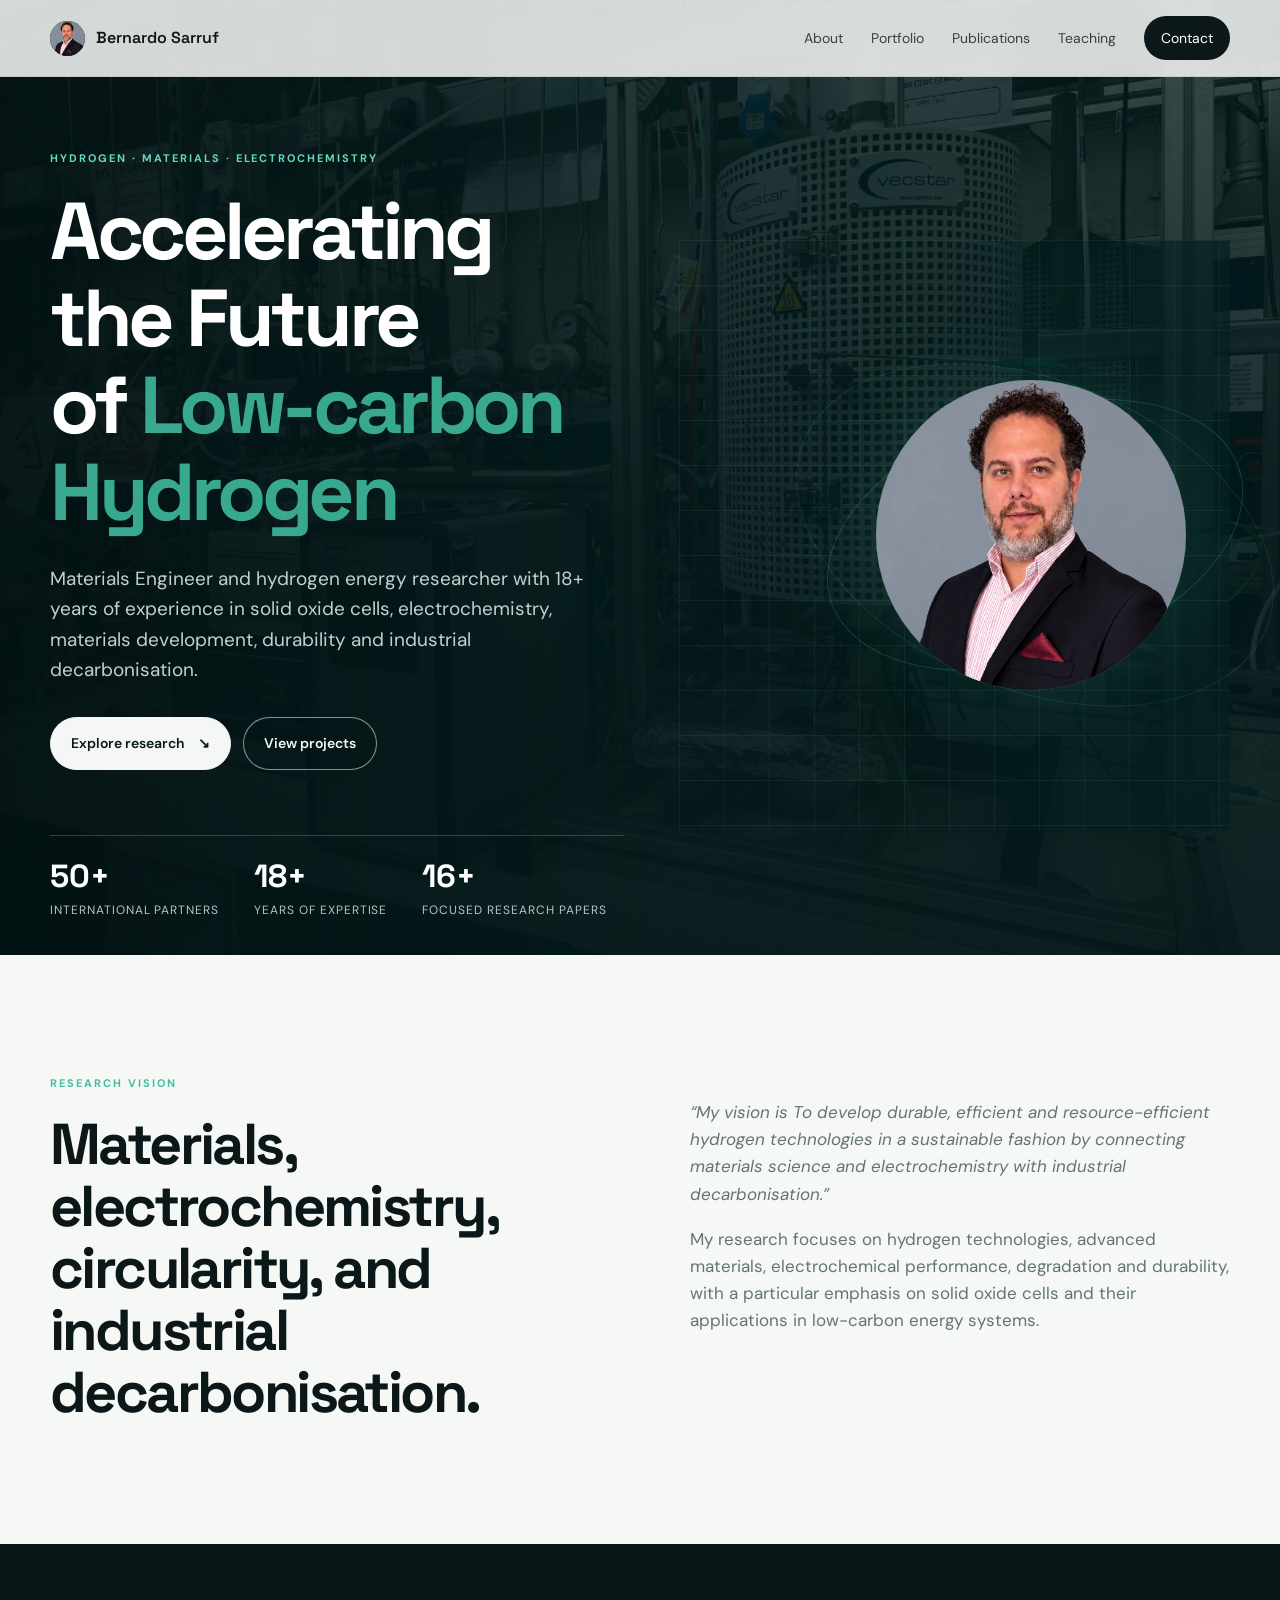
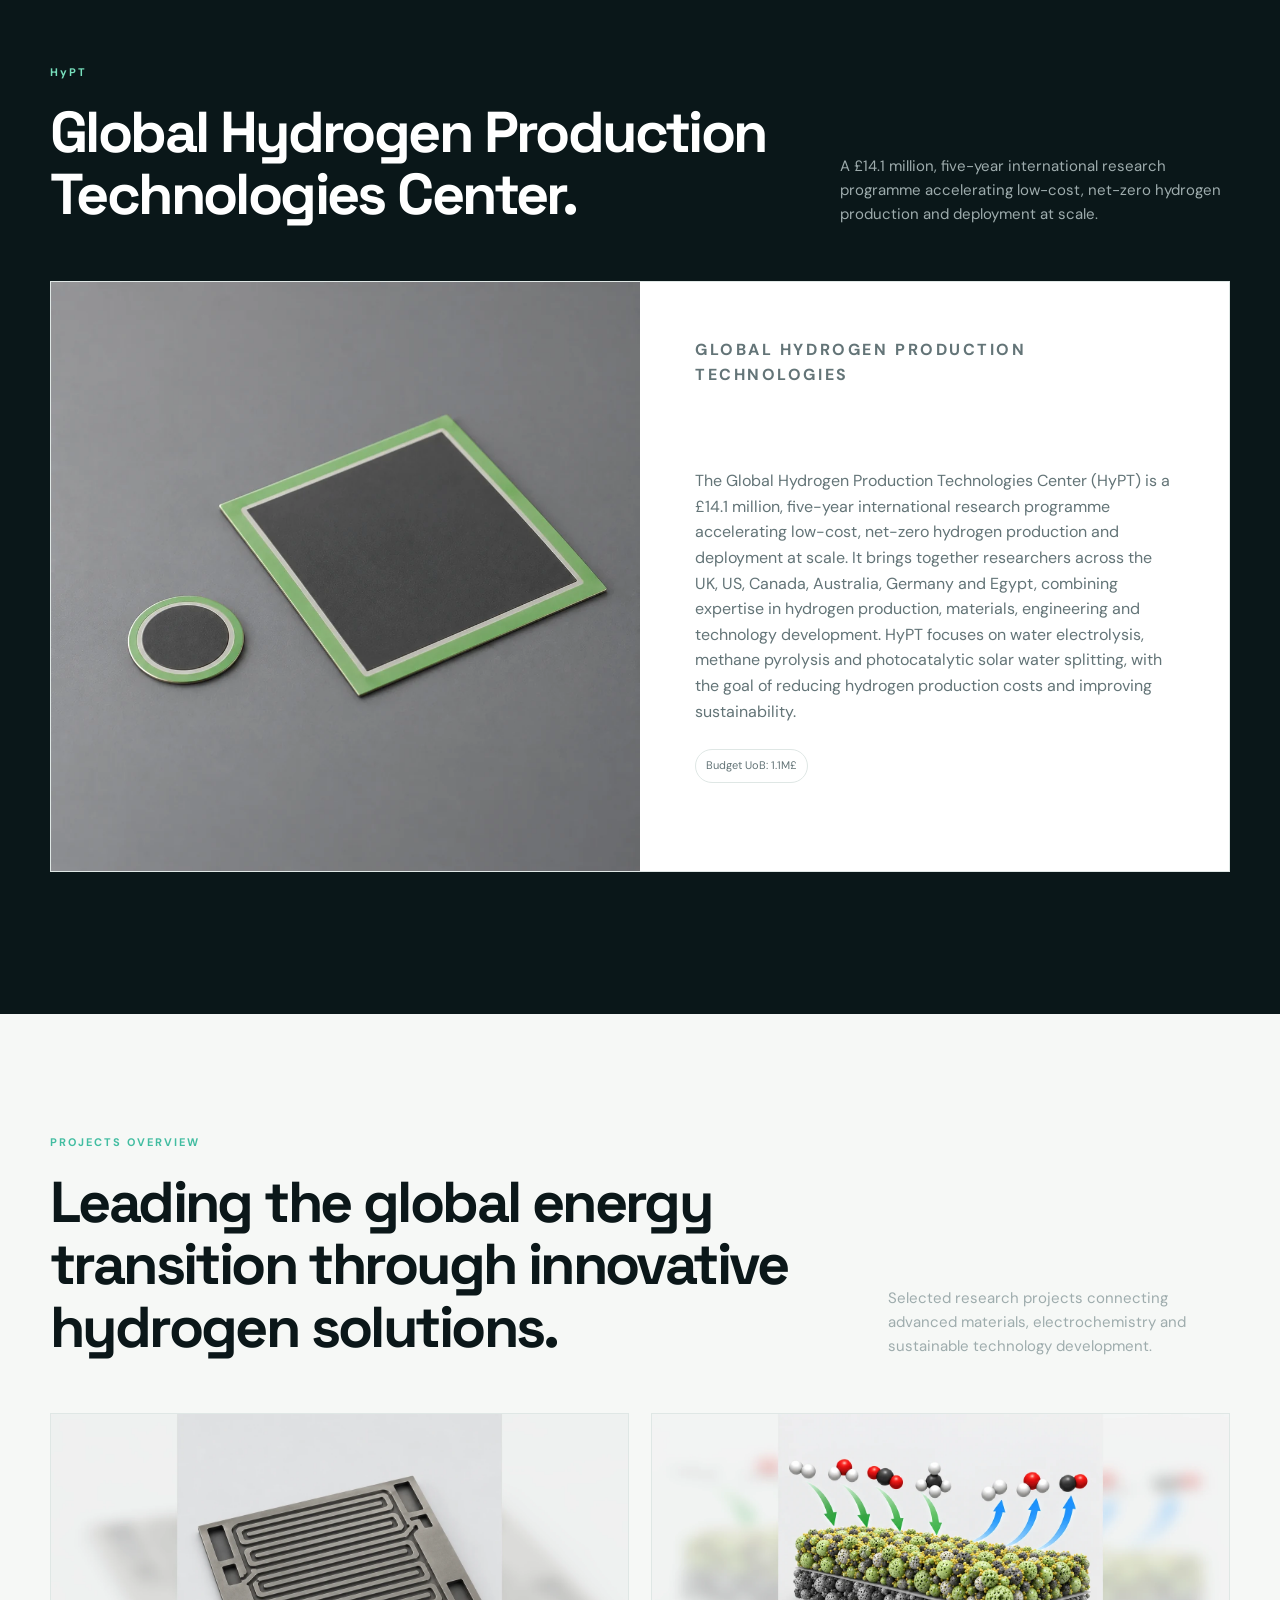
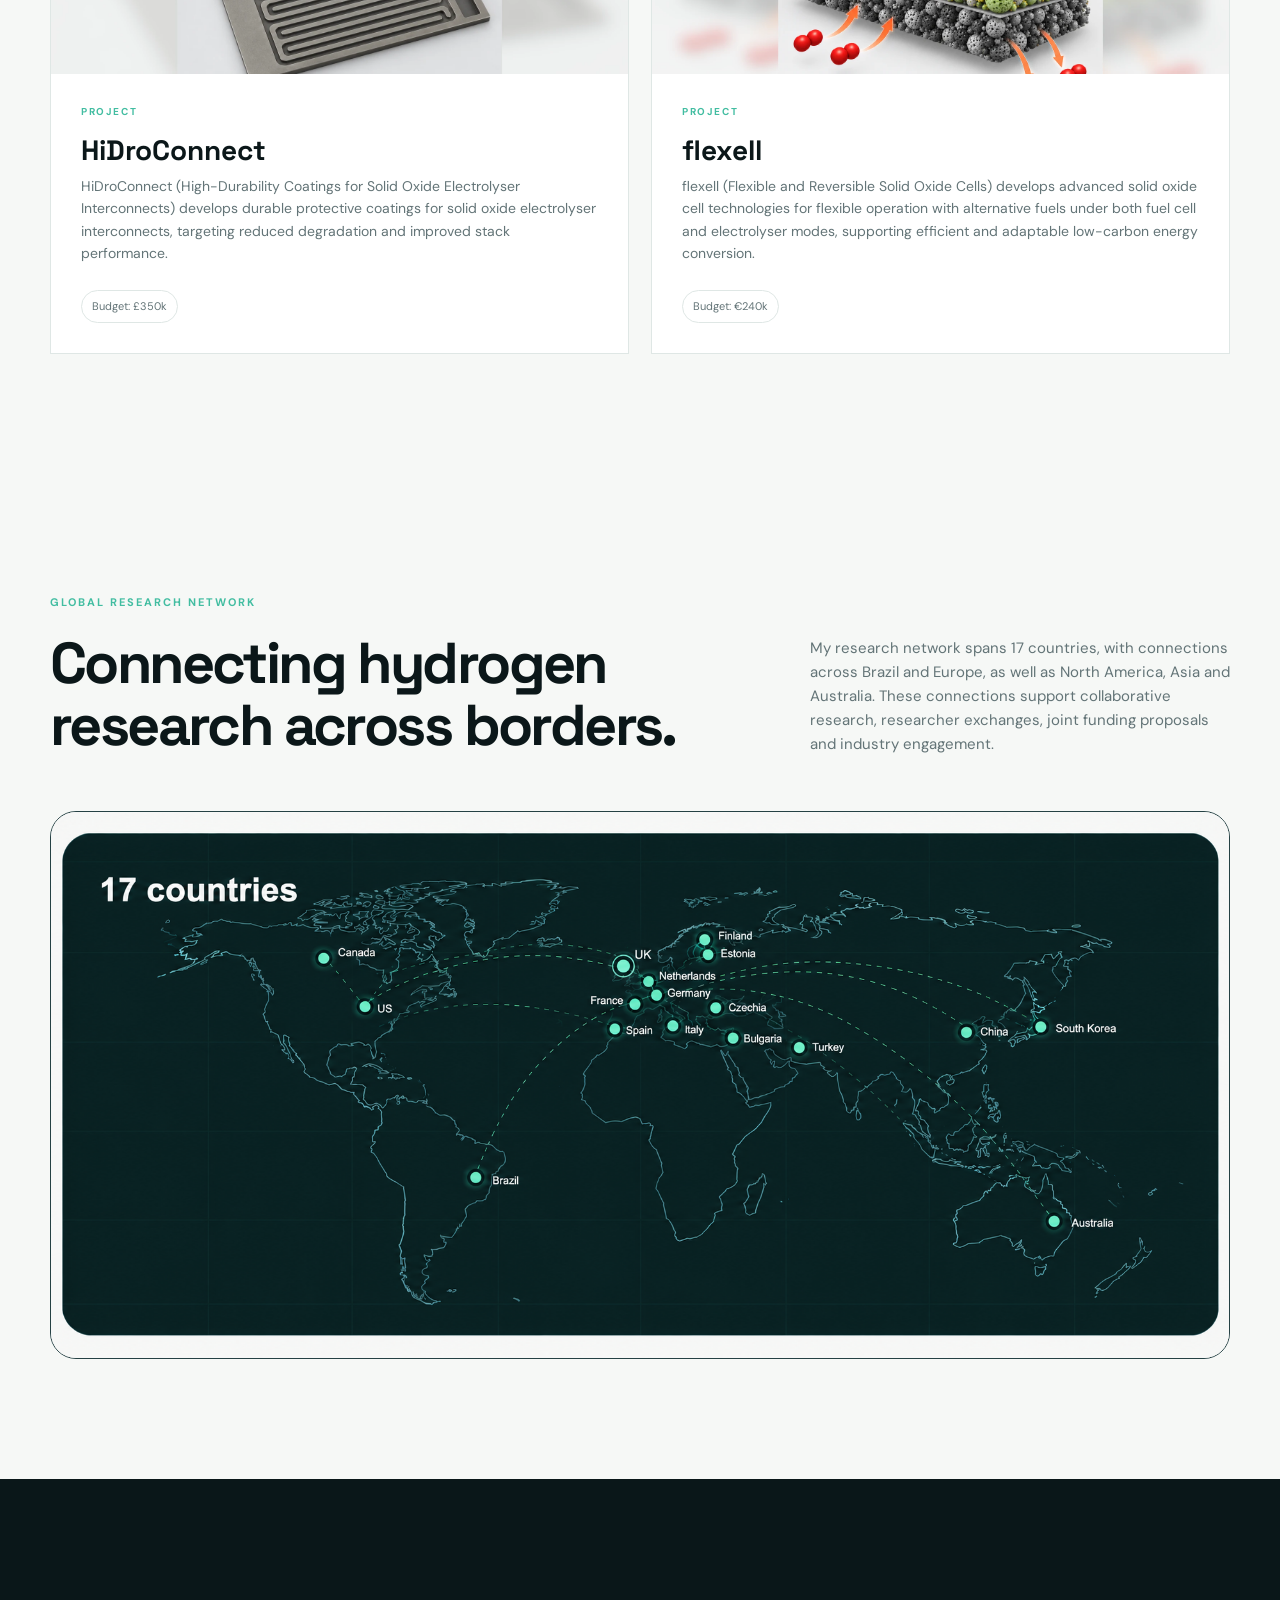
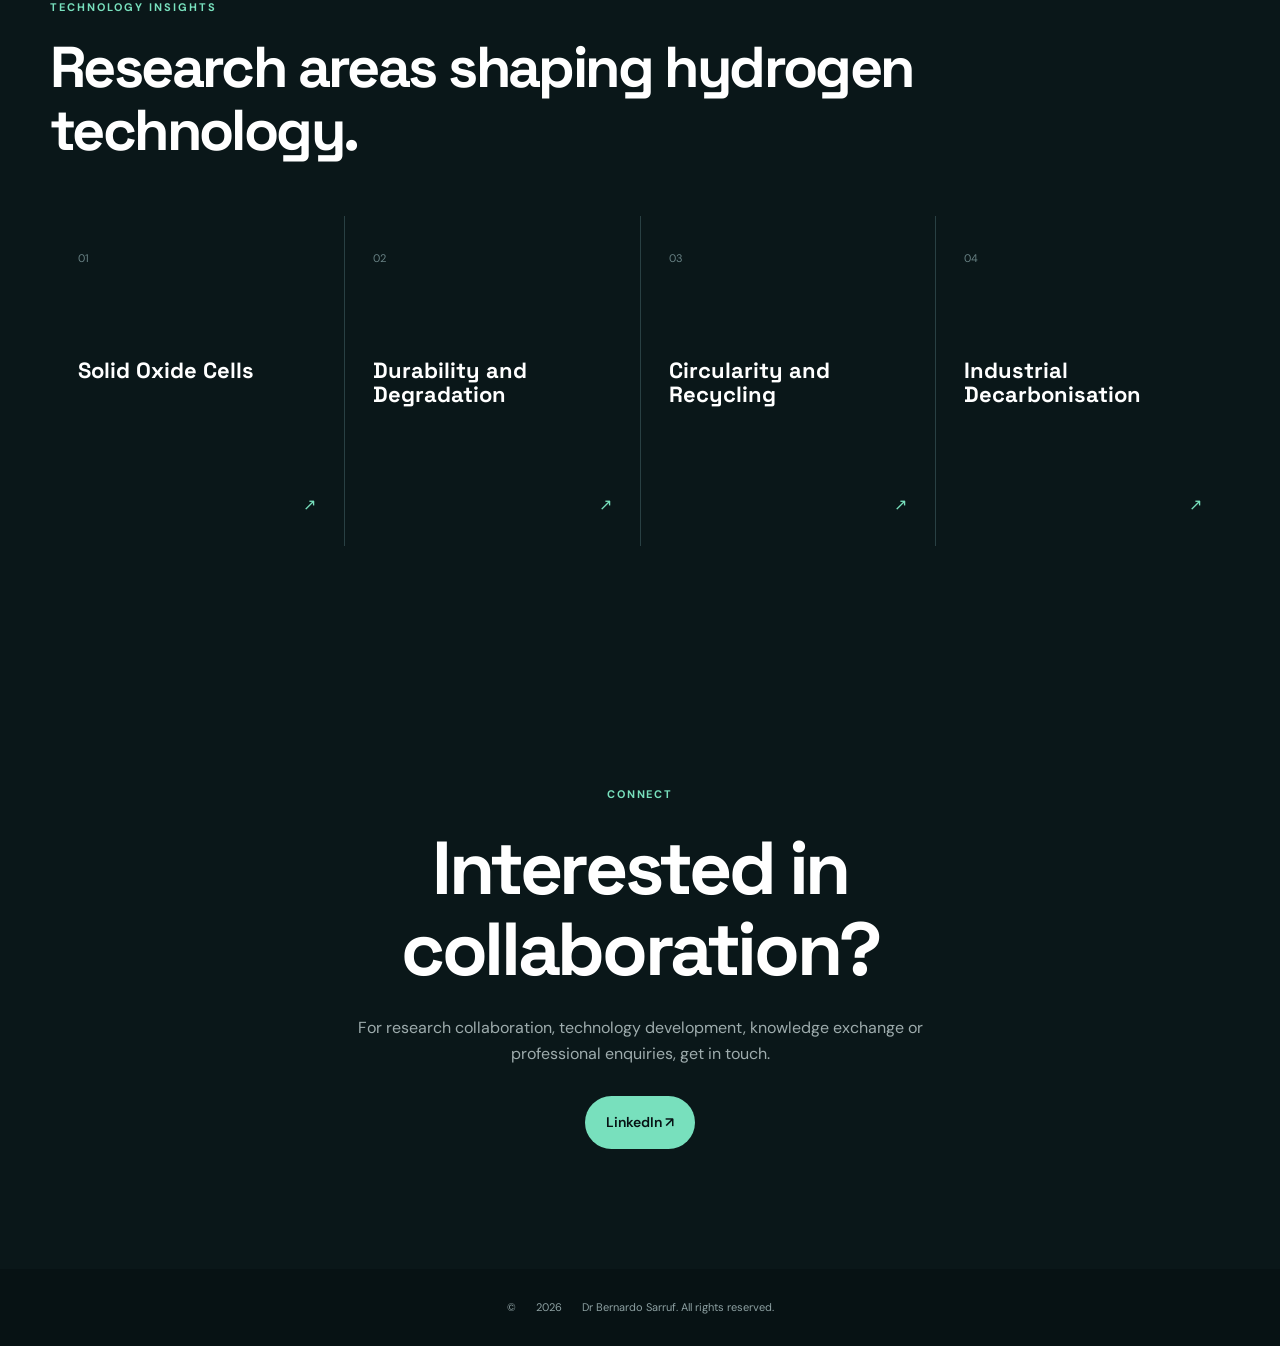
<file: index.html>
<!DOCTYPE html>
<html lang="en">
<head>
  <link rel="icon" type="image/svg+xml" href="favicon.svg">
  <meta charset="UTF-8">
  <meta name="viewport" content="width=device-width, initial-scale=1.0">
  <meta name="description" content="Dr Bernardo Sarruf — low-carbon hydrogen research, solid oxide cells, electrochemistry, materials science and industrial decarbonisation.">
  <title>Dr Bernardo Sarruf | Low-Carbon Hydrogen Research</title>
  <link rel="preconnect" href="https://fonts.googleapis.com">
  <link rel="preconnect" href="https://fonts.gstatic.com" crossorigin>
  <link href="https://fonts.googleapis.com/css2?family=DM+Sans:wght@400;500;600;700&family=Space+Grotesk:wght@400;500;600;700&display=swap" rel="stylesheet">
  <link rel="stylesheet" href="css/style.css">
</head>
<body>
  <header class="site-header" id="top">
    <nav class="nav container" aria-label="Main navigation">
      <a class="brand" href="index.html" aria-label="Bernardo Sarruf home">
        <span class="brand-mark"><img src="assets/bernardo-header.png" alt="Dr Bernardo Sarruf"></span>
        <span>Bernardo Sarruf</span>
      </a>
      <button class="menu-toggle" aria-label="Open menu" aria-expanded="false">☰</button>
      <div class="nav-links">
        <a href="about.html">About</a>
        <a href="projects.html">Portfolio</a>
        <a href="research.html">Publications</a>
        <a href="teaching.html">Teaching</a>
        <a class="nav-cta" href="contact.html">Contact</a>
      </div>
    </nav>
  </header>

  <main>
    <!-- HERO — content transferred from the Wix Home -->
    <section class="hero">
      <div class="hero-grid container">
        <div class="hero-copy">
          <p class="eyebrow">HYDROGEN · MATERIALS · ELECTROCHEMISTRY</p>
          <h1>Accelerating the Future<br>of <span>Low-carbon Hydrogen</span></h1>
          <p class="hero-text">
            Materials Engineer and hydrogen energy researcher with 18+ years of experience in solid oxide cells, electrochemistry, materials development, durability and industrial decarbonisation.
          </p>
          <div class="hero-actions">
            <a class="button button-primary" href="research.html">Explore research <span>↘︎</span></a>
            <a class="button button-ghost" href="projects.html">View projects</a>
          </div>
          <div class="hero-meta">
            <div><strong>50+</strong><span>International Partners</span></div>
            <div><strong>18+</strong><span>Years of Expertise</span></div>
            <div><strong>16+</strong><span>Focused Research Papers</span></div>
          </div>
        </div>
        <div class="hero-visual hero-photo" aria-label="Hydrogen research laboratory and Dr Bernardo Sarruf">
          <div class="hero-photo-overlay"></div>
          <div class="hero-portrait-wrap">
            <div class="hero-portrait-ring"></div>
            <img class="hero-portrait" src="assets/bernardo-portrait.webp" alt="Dr Bernardo Sarruf" fetchpriority="high">
          </div>
          <div class="hero-photo-orbit orbit-a"></div>
          <div class="hero-photo-orbit orbit-b"></div>
        </div>
      </div>
    </section>

    <!-- RESEARCH VISION -->
    <section class="section intro-section" id="vision">
      <div class="container two-col">
        <div>
          <p class="eyebrow">RESEARCH VISION</p>
          <h2>Materials, electrochemistry, circularity, and industrial decarbonisation.</h2>
        </div>
        <div class="section-copy research-vision-copy">
          <p>
            <em>“My vision is To develop durable, efficient and resource-efficient hydrogen technologies in a sustainable fashion by connecting materials science and electrochemistry with industrial decarbonisation.”</em>
          </p>
          <p>
            My research focuses on hydrogen technologies, advanced materials, electrochemical performance, degradation and durability, with a particular emphasis on solid oxide cells and their applications in low-carbon energy systems.
          </p>
        </div>
      </div>
    </section>

    <!-- HYPT -->
    <section class="section dark-section" id="hypt">
      <div class="container">
        <div class="section-heading">
          <div>
            <p class="eyebrow light">HyPT</p>
            <h2>Global Hydrogen Production Technologies Center.</h2>
          </div>
          <p class="heading-note">A £14.1 million, five-year international research programme accelerating low-cost, net-zero hydrogen production and deployment at scale.</p>
        </div>
        <div class="feature-project">
          <div class="project-visual hydrogencent scroll-image">
            <img src="assets/projects/hypt.webp" alt="Hydrogen production technology illustration" loading="lazy">
          </div>
          <div class="project-content">
            <p class="project-tag">GLOBAL HYDROGEN PRODUCTION TECHNOLOGIES</p>
            <h3>HyPT</h3>
            <p>
              The Global Hydrogen Production Technologies Center (HyPT) is a £14.1 million, five-year international research programme accelerating low-cost, net-zero hydrogen production and deployment at scale. It brings together researchers across the UK, US, Canada, Australia, Germany and Egypt, combining expertise in hydrogen production, materials, engineering and technology development. HyPT focuses on water electrolysis, methane pyrolysis and photocatalytic solar water splitting, with the goal of reducing hydrogen production costs and improving sustainability.
            </p>
            <div class="project-facts"><span>Budget UoB: 1.1M£</span></div>
          </div>
        </div>
      </div>
    </section>

    <!-- PROJECTS OVERVIEW -->
    <section class="section" id="projects">
      <div class="container">
        <div class="section-heading">
          <div>
            <p class="eyebrow">PROJECTS OVERVIEW</p>
            <h2>Leading the global energy transition through innovative hydrogen solutions.</h2>
          </div>
          <p class="heading-note">Selected research projects connecting advanced materials, electrochemistry and sustainable technology development.</p>
        </div>

        <div class="project-grid">
          <article class="project-card">
            <div class="mini-visual image-visual scroll-image"><img src="assets/projects/hidroconnect.webp" alt="HiDroConnect coated interconnect illustration" loading="lazy"></div>
            <div class="project-body">
              <p class="project-tag">PROJECT</p>
              <h3>HiDroConnect</h3>
              <p>HiDroConnect (High-Durability Coatings for Solid Oxide Electrolyser Interconnects) develops durable protective coatings for solid oxide electrolyser interconnects, targeting reduced degradation and improved stack performance.</p>
              <div class="project-facts"><span>Budget: £350k</span></div>
            </div>
          </article>
          <article class="project-card">
            <div class="mini-visual image-visual scroll-image"><img src="assets/projects/flexell.webp" alt="FLEXELL solid oxide cell illustration" loading="lazy"></div>
            <div class="project-body">
              <p class="project-tag">PROJECT</p>
              <h3>flexell</h3>
              <p>flexell (Flexible and Reversible Solid Oxide Cells) develops advanced solid oxide cell technologies for flexible operation with alternative fuels under both fuel cell and electrolyser modes, supporting efficient and adaptable low-carbon energy conversion.</p>
              <div class="project-facts"><span>Budget: €240k</span></div>
            </div>
          </article>
        </div>
      </div>
    </section>

    <!-- GLOBAL NETWORK — retains the map from the original ZIP -->
    <section class="section network-section" id="network">
      <div class="container">
        <div class="network-head">
          <div>
            <p class="eyebrow">GLOBAL RESEARCH NETWORK</p>
            <h2>Connecting hydrogen research across borders.</h2>
          </div>
          <p>My research network spans 17 countries, with connections across Brazil and Europe, as well as North America, Asia and Australia. These connections support collaborative research, researcher exchanges, joint funding proposals and industry engagement.</p>
        </div>
        <div class="map-card network-map-card scroll-image">
          <img src="assets/network-map.png" alt="Research network across 17 countries including Brazil, the UK, European countries, North America, China, South Korea, Turkey and Australia" loading="lazy">
        </div>
      </div>
    </section>

    <!-- TECHNOLOGY INSIGHTS -->
    <section class="section dark-section" id="insights">
      <div class="container">
        <div class="section-heading">
          <div>
            <p class="eyebrow light">TECHNOLOGY INSIGHTS</p>
            <h2>Research areas shaping hydrogen technology.</h2>
          </div>
        </div>
        <div class="research-grid">
          <article class="research-card">
            <span class="card-number">01</span>
            <h3>Solid Oxide Cells</h3>
            <ul class="research-details">
              <li>Materials development</li>
              <li>Characterisation</li>
              <li>Electrochemical Assessment</li>
            </ul>
            <span class="card-arrow">↗︎</span>
          </article>
          <article class="research-card">
            <span class="card-number">02</span>
            <h3>Durability and Degradation</h3>
            <ul class="research-details">
              <li>Long term Assessment</li>
              <li>Degradation rate</li>
              <li>Durability improvement</li>
            </ul>
            <span class="card-arrow">↗︎</span>
          </article>
          <article class="research-card">
            <span class="card-number">03</span>
            <h3>Circularity and Recycling</h3>
            <ul class="research-details">
              <li>Cell scrap recycling</li>
              <li>Stack End of Life recycling</li>
            </ul>
            <span class="card-arrow">↗︎</span>
          </article>
          <article class="research-card">
            <span class="card-number">04</span>
            <h3>Industrial Decarbonisation</h3>
            <ul class="research-details">
              <li>Iron ore enrichment</li>
              <li>Direct iron oxide reduction</li>
            </ul>
            <span class="card-arrow">↗︎</span>
          </article>
        </div>
      </div>
    </section>

    <section class="cta-section" id="contact">
      <div class="container cta-inner">
        <p class="eyebrow light">CONNECT</p>
        <h2>Interested in collaboration?</h2>
        <p>For research collaboration, technology development, knowledge exchange or professional enquiries, get in touch.</p>
        <div class="cta-actions">
          <a class="button button-light" href="https://www.linkedin.com/in/bernardo-sarruf/" target="_blank" rel="noopener">LinkedIn ↗︎</a>
        </div>
      </div>
    </section>
  </main>

  <footer class="footer"><div class="container footer-inner">© <span id="year"></span> Dr Bernardo Sarruf. All rights reserved.</div></footer>

  <script src="js/script.js"></script>
</body>
</html>
</file>
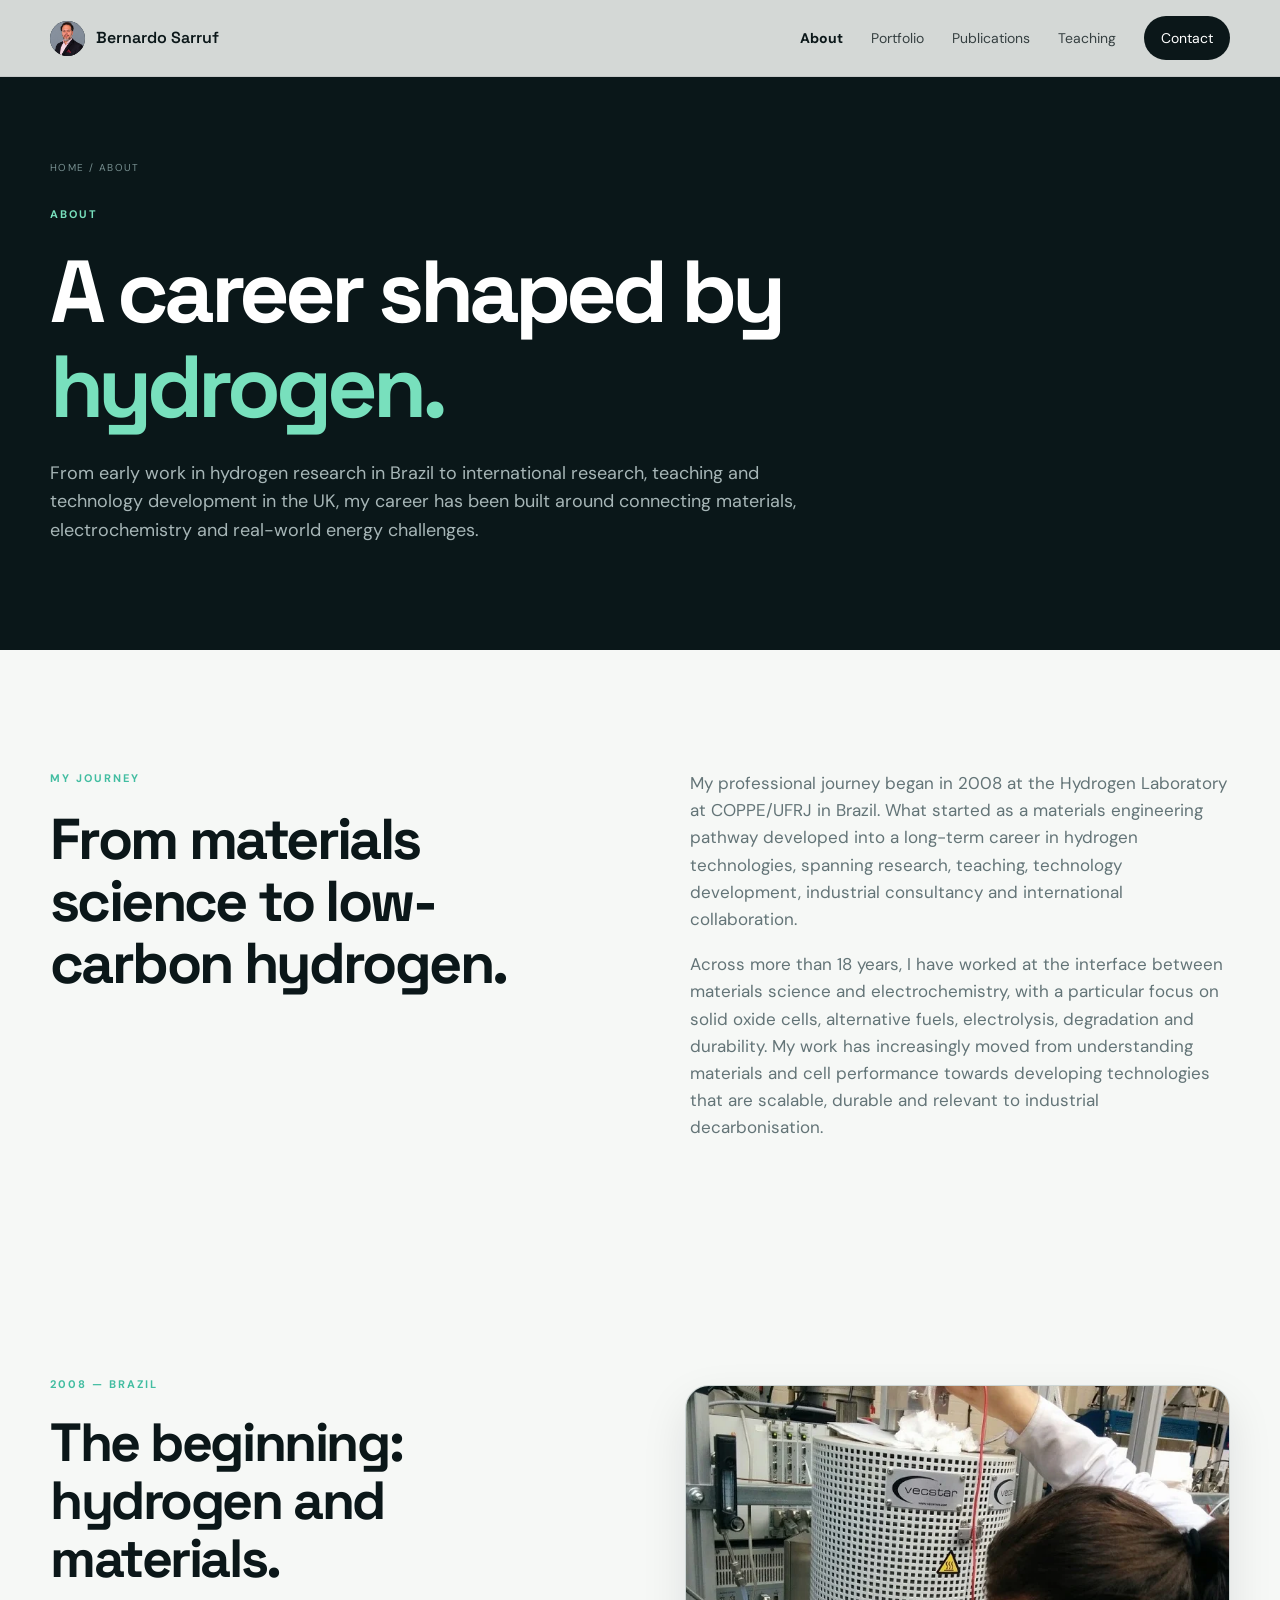
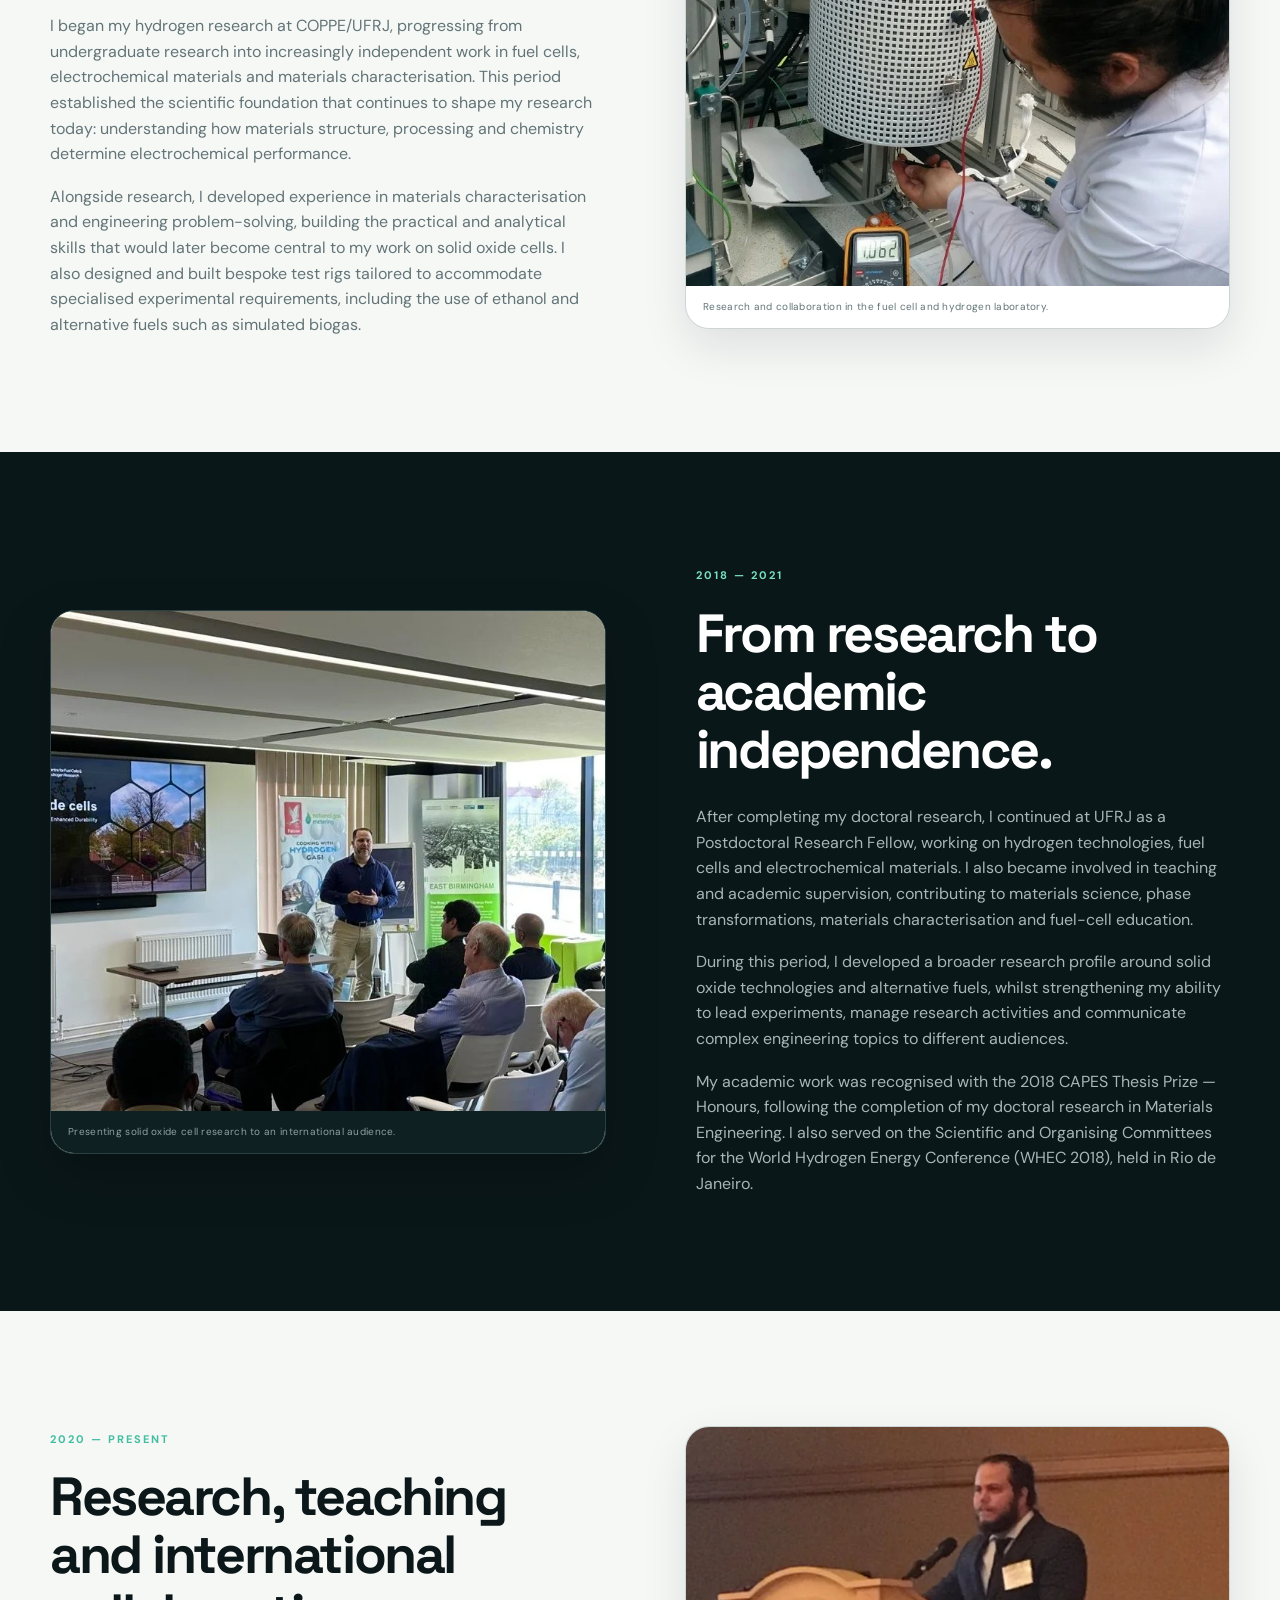
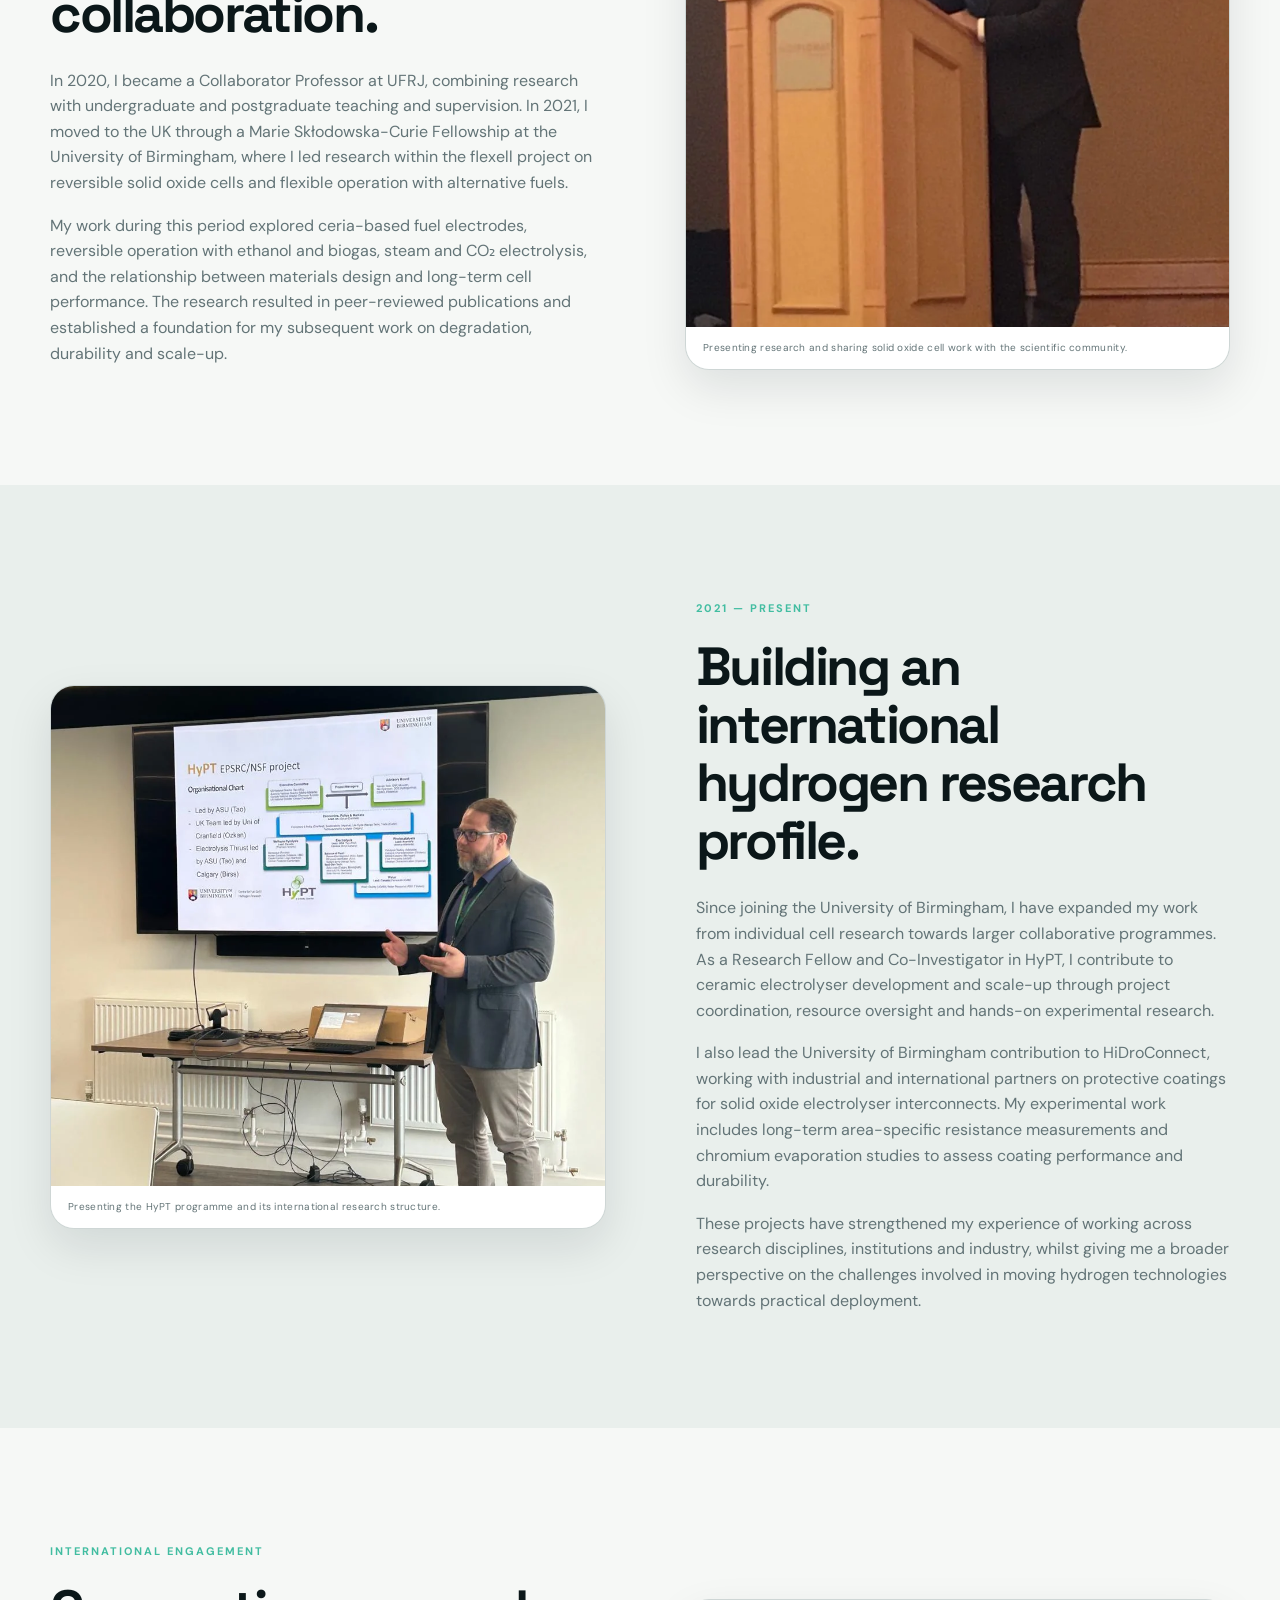
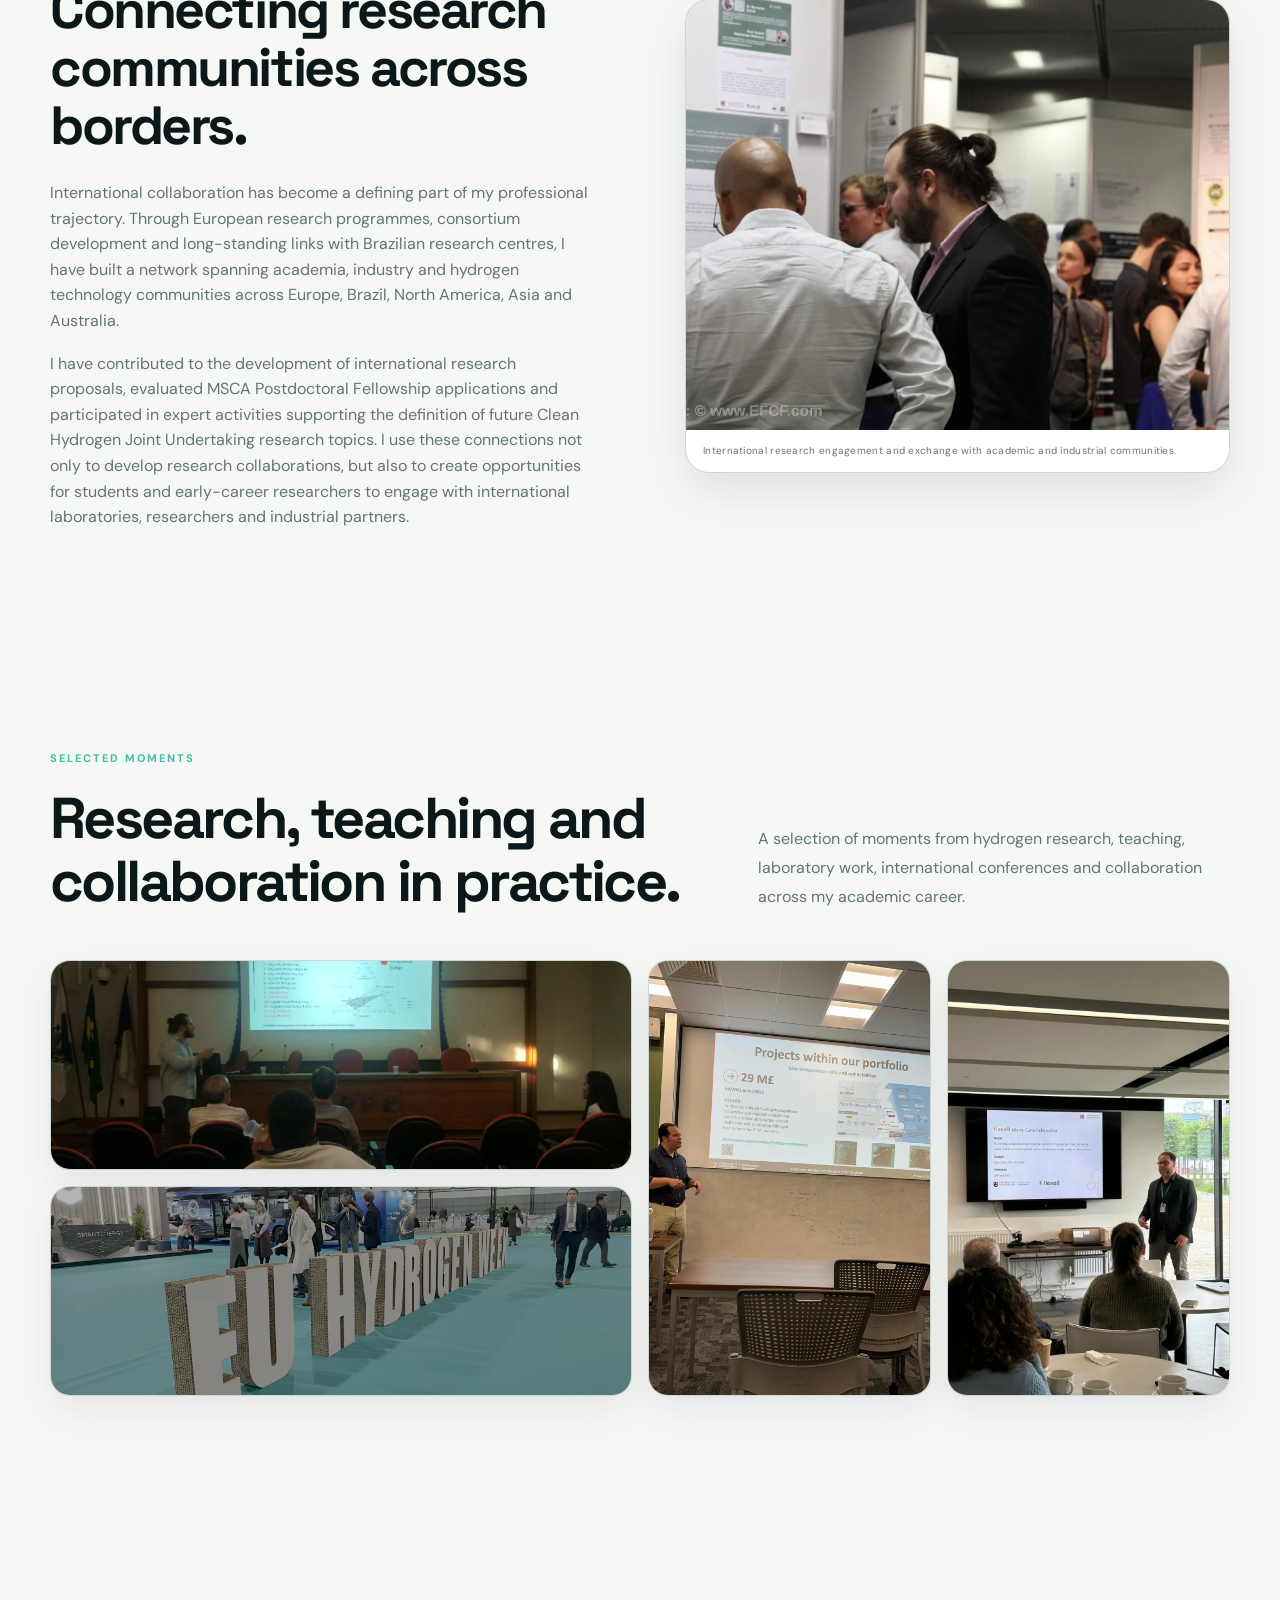
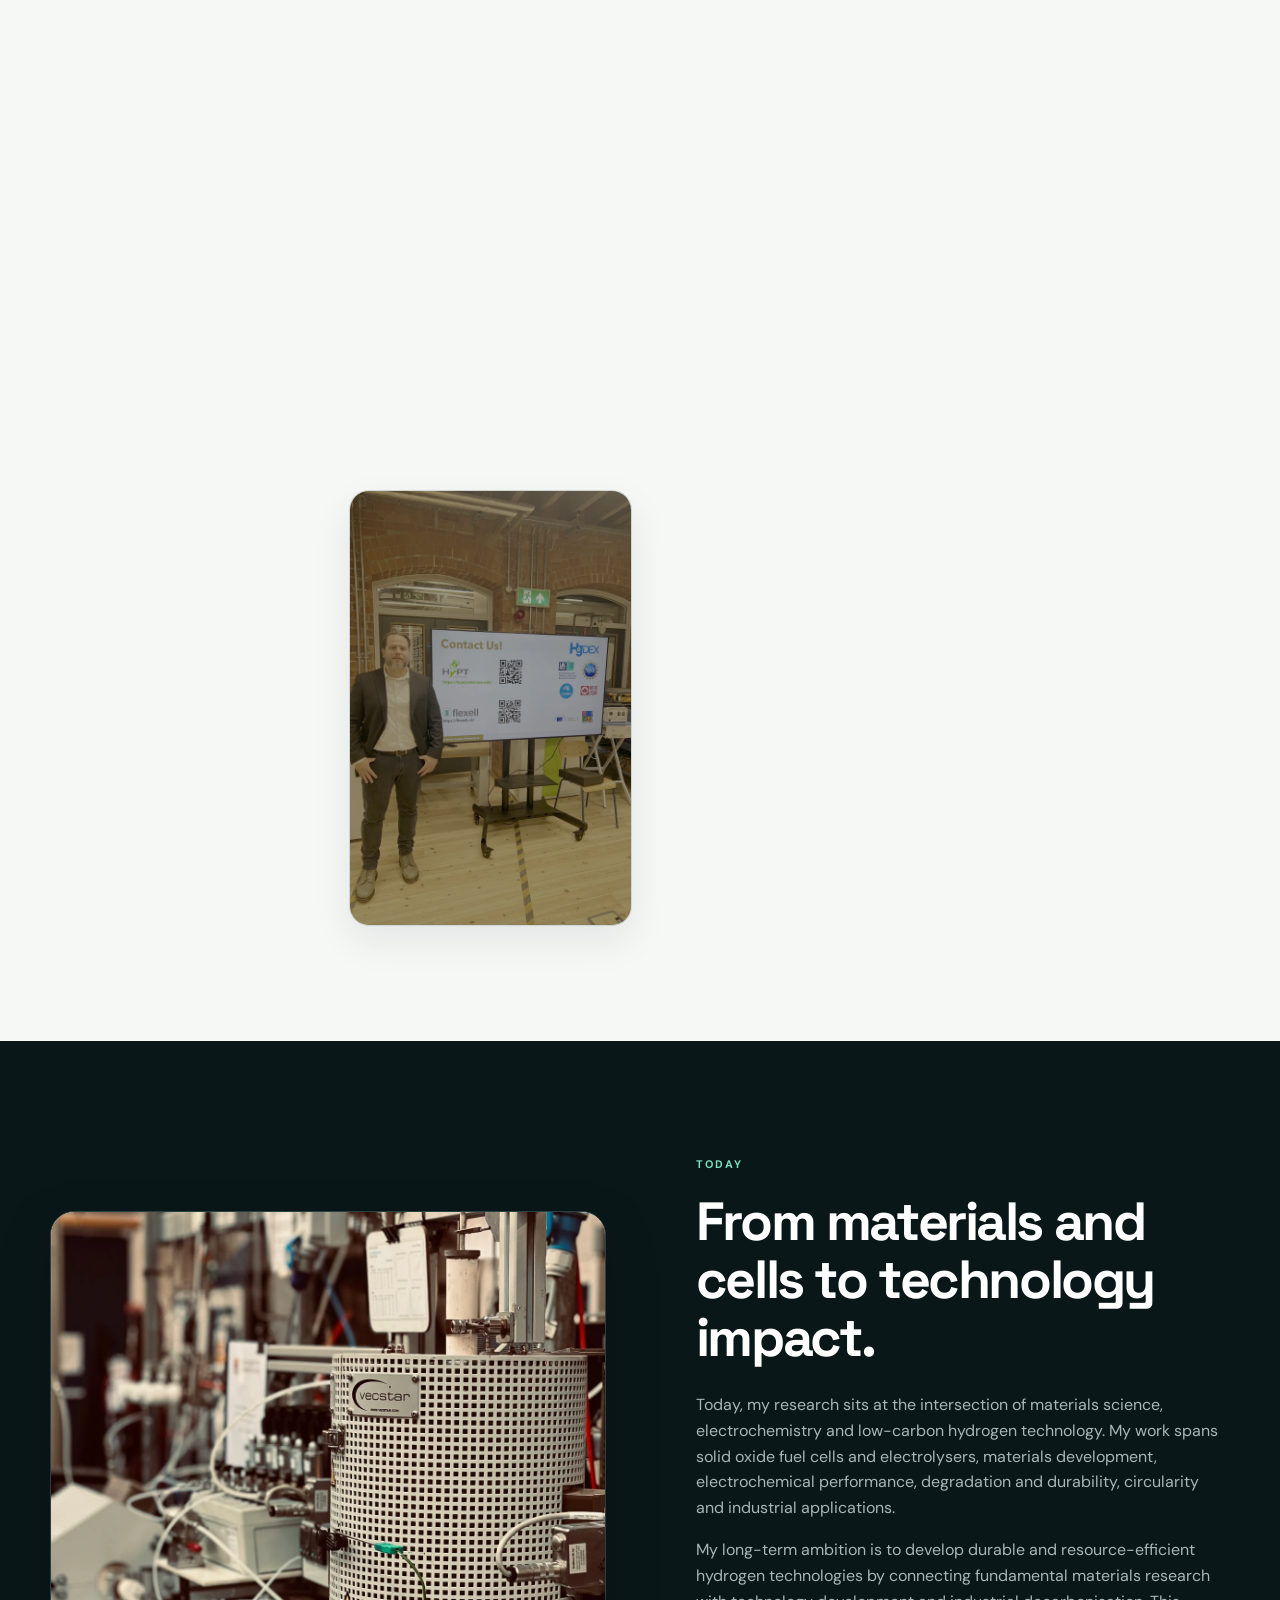
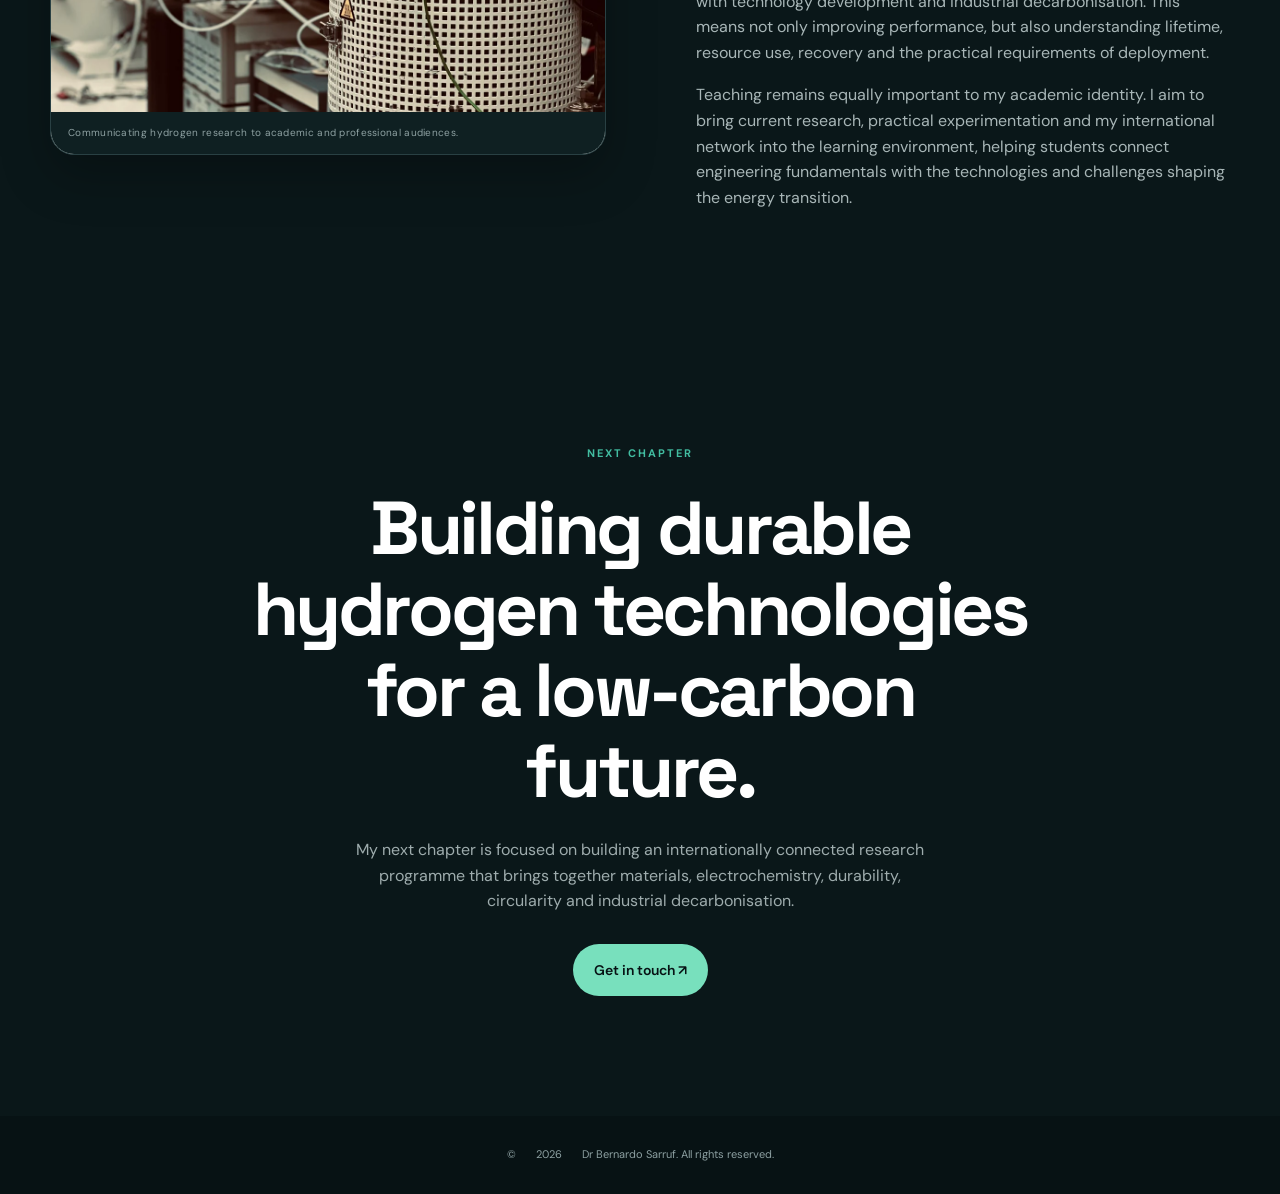
<file: about.html>
<!doctype html>
<html lang="en">
<head>
  <link rel="icon" type="image/svg+xml" href="favicon.svg">
<meta charset="utf-8">
<meta name="viewport" content="width=device-width,initial-scale=1">
<title>About | Bernardo Sarruf</title>
<link rel="preconnect" href="https://fonts.googleapis.com">
<link rel="preconnect" href="https://fonts.gstatic.com" crossorigin>
<link href="https://fonts.googleapis.com/css2?family=DM+Sans:wght@400;500;600;700&family=Space+Grotesk:wght@400;500;600;700&display=swap" rel="stylesheet">
<link rel="stylesheet" href="css/style.css">
</head>
<body>
<header class="site-header">
  <nav class="nav container">
    <a class="brand" href="index.html"><span class="brand-mark"><img src="assets/bernardo-header.png" alt="Dr Bernardo Sarruf"></span><span>Bernardo Sarruf</span></a>
    <button class="menu-toggle" aria-label="Open menu" aria-expanded="false">☰</button>
    <div class="nav-links">
      <a href="about.html" class="active">About</a>
      <a href="projects.html">Portfolio</a>
      <a href="research.html">Publications</a>
      <a href="teaching.html">Teaching</a>
      <a class="nav-cta" href="contact.html">Contact</a>
    </div>
  </nav>
</header>

<section class="page-hero about-hero">
  <div class="container">
    <div class="breadcrumb"><a href="index.html">HOME</a> / ABOUT</div>
    <p class="eyebrow light">ABOUT</p>
    <h1>A career shaped by <span>hydrogen.</span></h1>
    <p>From early work in hydrogen research in Brazil to international research, teaching and technology development in the UK, my career has been built around connecting materials, electrochemistry and real-world energy challenges.</p>
  </div>
</section>

<section class="about-intro section">
  <div class="container two-col about-intro-grid">
    <div>
      <p class="eyebrow">MY JOURNEY</p>
      <h2>From materials science to low-carbon hydrogen.</h2>
    </div>
    <div class="section-copy">
      <p>My professional journey began in 2008 at the Hydrogen Laboratory at COPPE/UFRJ in Brazil. What started as a materials engineering pathway developed into a long-term career in hydrogen technologies, spanning research, teaching, technology development, industrial consultancy and international collaboration.</p>
      <p>Across more than 18 years, I have worked at the interface between materials science and electrochemistry, with a particular focus on solid oxide cells, alternative fuels, electrolysis, degradation and durability. My work has increasingly moved from understanding materials and cell performance towards developing technologies that are scalable, durable and relevant to industrial decarbonisation.</p>
    </div>
  </div>
</section>

<section class="about-story story-light">
  <div class="container story-grid">
    <div class="story-text">
      <p class="eyebrow">2008 — BRAZIL</p>
      <h2>The beginning: hydrogen and materials.</h2>
      <p>I began my hydrogen research at COPPE/UFRJ, progressing from undergraduate research into increasingly independent work in fuel cells, electrochemical materials and materials characterisation. This period established the scientific foundation that continues to shape my research today: understanding how materials structure, processing and chemistry determine electrochemical performance.</p>
      <p>Alongside research, I developed experience in materials characterisation and engineering problem-solving, building the practical and analytical skills that would later become central to my work on solid oxide cells. I also designed and built bespoke test rigs tailored to accommodate specialised experimental requirements, including the use of ethanol and alternative fuels such as simulated biogas.</p>
    </div>
    <figure class="story-image scroll-image">
      <img src="assets/about/story/01-beginning-hydrogen.webp" alt="Dr Bernardo Sarruf working in a hydrogen and fuel cell laboratory" loading="lazy">
      <figcaption>Research and collaboration in the fuel cell and hydrogen laboratory.</figcaption>
    </figure>
  </div>
</section>

<section class="about-story story-dark">
  <div class="container story-grid story-grid-reverse">
    <figure class="story-image scroll-image">
      <img src="assets/about/story/02-academic-independence.webp" alt="Dr Bernardo Sarruf presenting solid oxide cell research" loading="lazy">
      <figcaption>Presenting solid oxide cell research to an international audience.</figcaption>
    </figure>
    <div class="story-text">
      <p class="eyebrow light">2018 — 2021</p>
      <h2>From research to academic independence.</h2>
      <p>After completing my doctoral research, I continued at UFRJ as a Postdoctoral Research Fellow, working on hydrogen technologies, fuel cells and electrochemical materials. I also became involved in teaching and academic supervision, contributing to materials science, phase transformations, materials characterisation and fuel-cell education.</p>
      <p>During this period, I developed a broader research profile around solid oxide technologies and alternative fuels, whilst strengthening my ability to lead experiments, manage research activities and communicate complex engineering topics to different audiences.</p>
      <p>My academic work was recognised with the 2018 CAPES Thesis Prize — Honours, following the completion of my doctoral research in Materials Engineering. I also served on the Scientific and Organising Committees for the World Hydrogen Energy Conference (WHEC 2018), held in Rio de Janeiro.</p>
    </div>
  </div>
</section>

<section class="about-story story-light" id="teaching">
  <div class="container story-grid">
    <div class="story-text">
      <p class="eyebrow">2020 — PRESENT</p>
      <h2>Research, teaching and international collaboration.</h2>
      <p>In 2020, I became a Collaborator Professor at UFRJ, combining research with undergraduate and postgraduate teaching and supervision. In 2021, I moved to the UK through a Marie Skłodowska-Curie Fellowship at the University of Birmingham, where I led research within the flexell project on reversible solid oxide cells and flexible operation with alternative fuels.</p>
      <p>My work during this period explored ceria-based fuel electrodes, reversible operation with ethanol and biogas, steam and CO₂ electrolysis, and the relationship between materials design and long-term cell performance. The research resulted in peer-reviewed publications and established a foundation for my subsequent work on degradation, durability and scale-up.</p>
    </div>
    <figure class="story-image scroll-image">
      <img src="assets/about/gallery/02-selected-moment.webp" alt="Scientific conference presentation" loading="lazy">
      <figcaption>Presenting research and sharing solid oxide cell work with the scientific community.</figcaption>
    </figure>
  </div>
</section>

<section class="about-story story-mid">
  <div class="container story-grid story-grid-reverse">
    <figure class="story-image scroll-image">
      <img src="assets/about/story/03-hypt-profile.webp" alt="Dr Bernardo Sarruf presenting the HyPT programme" loading="lazy">
      <figcaption>Presenting the HyPT programme and its international research structure.</figcaption>
    </figure>
    <div class="story-text">
      <p class="eyebrow">2021 — PRESENT</p>
      <h2>Building an international hydrogen research profile.</h2>
      <p>Since joining the University of Birmingham, I have expanded my work from individual cell research towards larger collaborative programmes. As a Research Fellow and Co-Investigator in HyPT, I contribute to ceramic electrolyser development and scale-up through project coordination, resource oversight and hands-on experimental research.</p>
      <p>I also lead the University of Birmingham contribution to HiDroConnect, working with industrial and international partners on protective coatings for solid oxide electrolyser interconnects. My experimental work includes long-term area-specific resistance measurements and chromium evaporation studies to assess coating performance and durability.</p>
      <p>These projects have strengthened my experience of working across research disciplines, institutions and industry, whilst giving me a broader perspective on the challenges involved in moving hydrogen technologies towards practical deployment.</p>
    </div>
  </div>
</section>

<section class="about-story story-light">
  <div class="container story-grid">
    <div class="story-text">
      <p class="eyebrow">INTERNATIONAL ENGAGEMENT</p>
      <h2>Connecting research communities across borders.</h2>
      <p>International collaboration has become a defining part of my professional trajectory. Through European research programmes, consortium development and long-standing links with Brazilian research centres, I have built a network spanning academia, industry and hydrogen technology communities across Europe, Brazil, North America, Asia and Australia.</p>
      <p>I have contributed to the development of international research proposals, evaluated MSCA Postdoctoral Fellowship applications and participated in expert activities supporting the definition of future Clean Hydrogen Joint Undertaking research topics. I use these connections not only to develop research collaborations, but also to create opportunities for students and early-career researchers to engage with international laboratories, researchers and industrial partners.</p>
    </div>
    <figure class="story-image wide scroll-image">
      <img src="assets/about/story/04-international-engagement.webp" alt="Dr Bernardo Sarruf engaging with researchers at an international scientific event" loading="lazy">
      <figcaption>International research engagement and exchange with academic and industrial communities.</figcaption>
    </figure>
  </div>
</section>

<section class="about-gallery section story-light">
  <div class="container">
    <div class="section-heading">
      <div>
        <p class="eyebrow">SELECTED MOMENTS</p>
        <h2>Research, teaching and collaboration in practice.</h2>
      </div>
      <p>A selection of moments from hydrogen research, teaching, laboratory work, international conferences and collaboration across my academic career.</p>
    </div>
    <div class="about-gallery-grid">
      <figure class="about-gallery-item gallery-landscape scroll-image"><img src="assets/about/gallery/01-selected-moment.webp" alt="Hydrogen research presentation" loading="lazy"></figure>
      <figure class="about-gallery-item gallery-portrait scroll-image"><img src="assets/about/gallery/03-selected-moment.webp" alt="Laboratory research and electrochemical testing" loading="lazy"></figure>
      <figure class="about-gallery-item gallery-portrait scroll-image"><img src="assets/about/gallery/04-selected-moment.webp" alt="Hydrogen technology presentation" loading="lazy"></figure>
      <figure class="about-gallery-item gallery-landscape scroll-image"><img src="assets/about/gallery/05-selected-moment.webp" alt="Hydrogen research event" loading="lazy"></figure>
      <figure class="about-gallery-item gallery-landscape scroll-image"><img src="assets/about/gallery/06-selected-moment.webp" alt="Research presentation and discussion" loading="lazy"></figure>
      <figure class="about-gallery-item gallery-portrait scroll-image"><img src="assets/about/gallery/07-selected-moment.webp" alt="Fuel cell and hydrogen laboratory" loading="lazy"></figure>
      <figure class="about-gallery-item gallery-landscape scroll-image"><img src="assets/about/gallery/08-selected-moment.webp" alt="Research group and laboratory collaboration" loading="lazy"></figure>
      <figure class="about-gallery-item gallery-portrait scroll-image"><img src="assets/about/gallery/09-selected-moment.webp" alt="Laboratory work on solid oxide cell technology" loading="lazy"></figure>
      <figure class="about-gallery-item gallery-portrait scroll-image"><img src="assets/about/gallery/10-selected-moment.webp" alt="Conference and international research engagement" loading="lazy"></figure>
      <figure class="about-gallery-item gallery-landscape scroll-image"><img src="assets/about/gallery/11-selected-moment.webp" alt="Hydrogen research and project collaboration" loading="lazy"></figure>
      <figure class="about-gallery-item gallery-portrait scroll-image"><img src="assets/about/gallery/12-selected-moment.webp" alt="Hydrogen technology presentation and networking" loading="lazy"></figure>
    </div>
  </div>
</section>

<section class="about-story story-dark">
  <div class="container story-grid story-grid-reverse">
    <figure class="story-image scroll-image">
      <img src="assets/about/story/05-today-lab.webp" alt="Dr Bernardo Sarruf presenting hydrogen research" loading="lazy">
      <figcaption>Communicating hydrogen research to academic and professional audiences.</figcaption>
    </figure>
    <div class="story-text">
      <p class="eyebrow light">TODAY</p>
      <h2>From materials and cells to technology impact.</h2>
      <p>Today, my research sits at the intersection of materials science, electrochemistry and low-carbon hydrogen technology. My work spans solid oxide fuel cells and electrolysers, materials development, electrochemical performance, degradation and durability, circularity and industrial applications.</p>
      <p>My long-term ambition is to develop durable and resource-efficient hydrogen technologies by connecting fundamental materials research with technology development and industrial decarbonisation. This means not only improving performance, but also understanding lifetime, resource use, recovery and the practical requirements of deployment.</p>
      <p>Teaching remains equally important to my academic identity. I aim to bring current research, practical experimentation and my international network into the learning environment, helping students connect engineering fundamentals with the technologies and challenges shaping the energy transition.</p>
    </div>
  </div>
</section>

<section class="cta-section">
  <div class="container cta-inner">
    <p class="eyebrow">NEXT CHAPTER</p>
    <h2>Building durable hydrogen technologies for a low-carbon future.</h2>
    <p>My next chapter is focused on building an internationally connected research programme that brings together materials, electrochemistry, durability, circularity and industrial decarbonisation.</p>
    <div class="cta-actions">
      <a class="button button-light" href="contact.html">Get in touch ↗︎</a>
    </div>
  </div>
</section>

<footer class="footer"><div class="container footer-inner">© <span id="year"></span> Dr Bernardo Sarruf. All rights reserved.</div></footer>
<script src="js/script.js"></script>
</body>
</html>
</file>
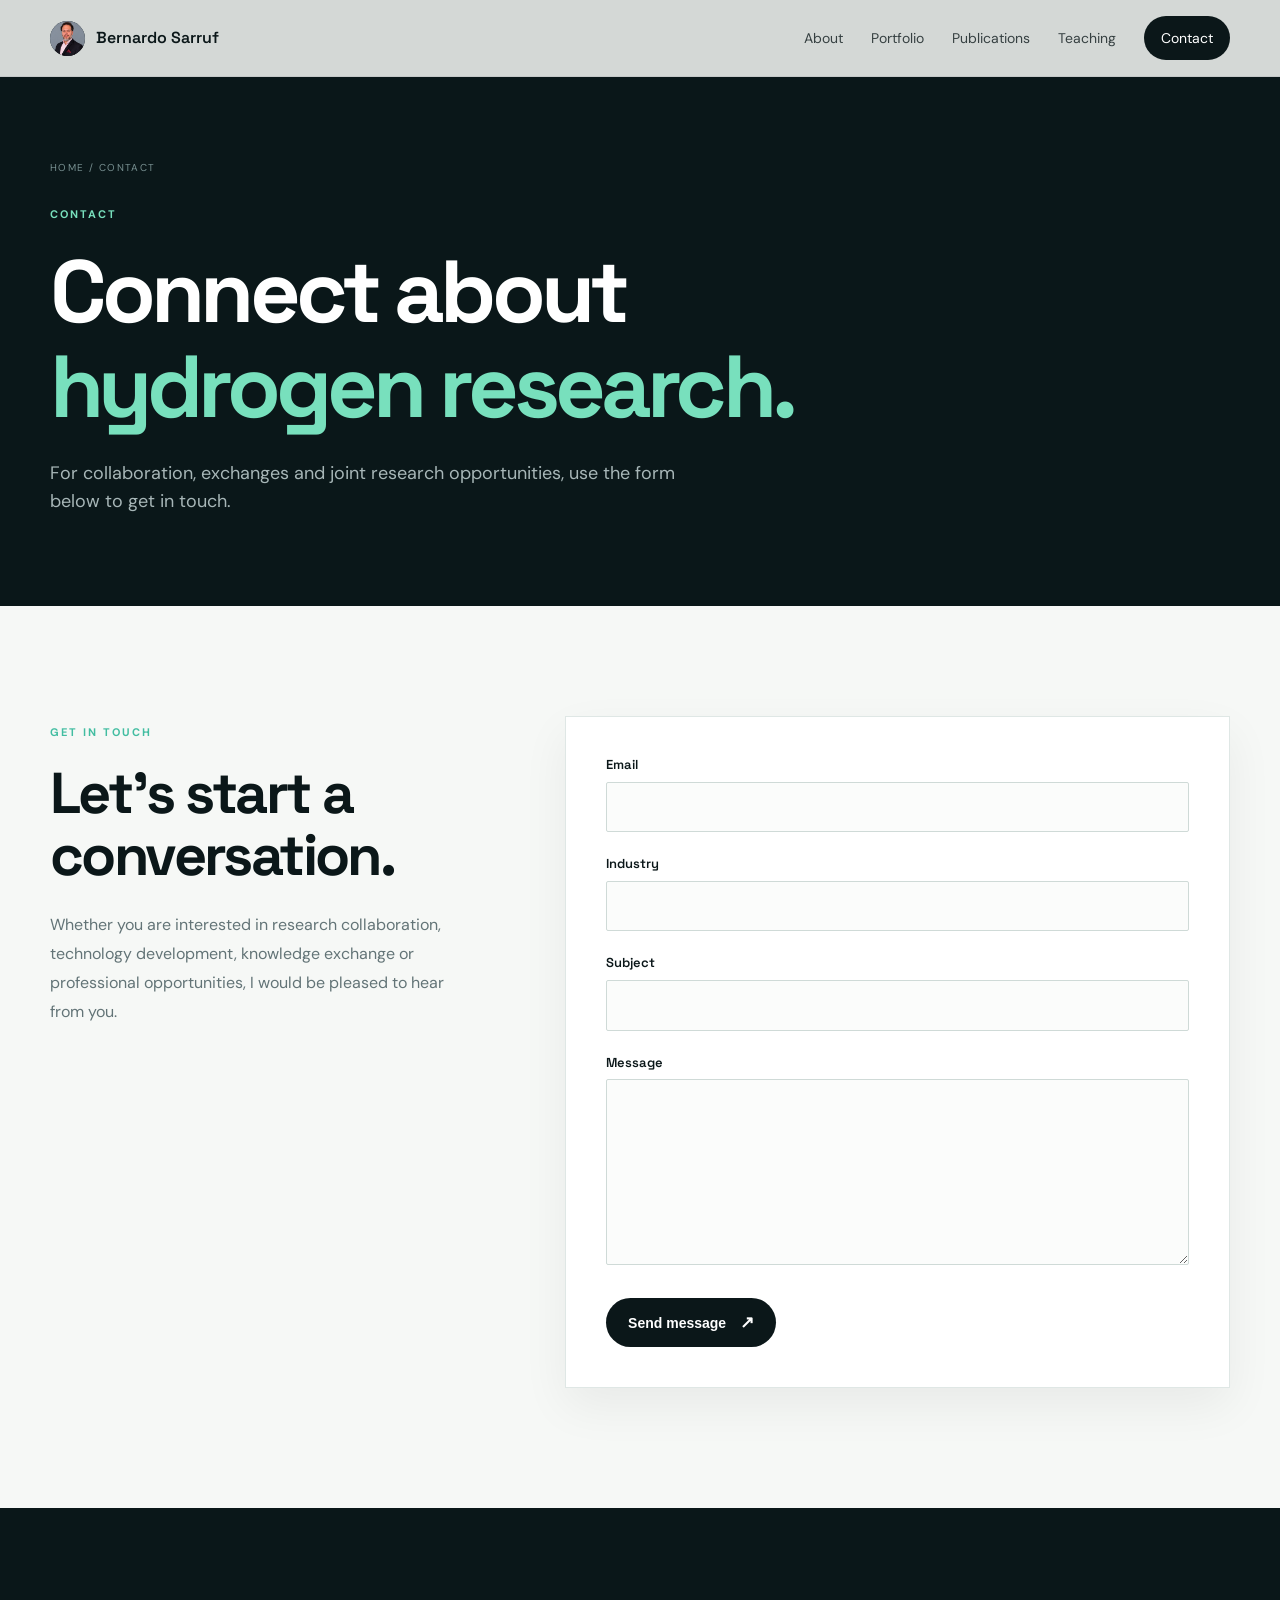
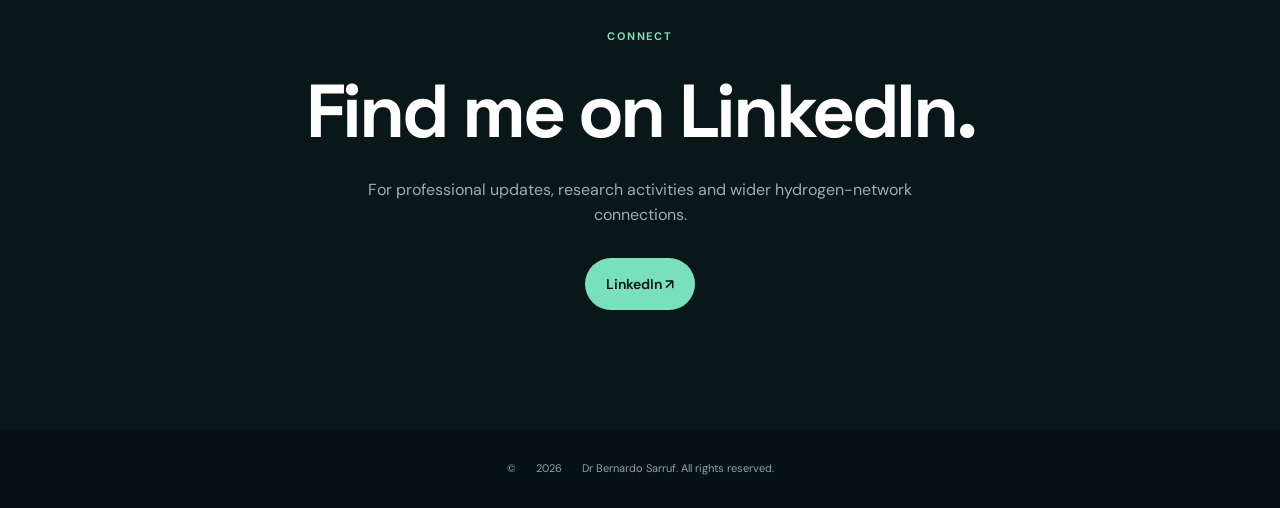
<file: contact.html>
<!doctype html>
<html lang="en">
<head>
  <link rel="icon" type="image/svg+xml" href="favicon.svg">
  <meta charset="utf-8">
  <meta name="viewport" content="width=device-width,initial-scale=1">
  <title>Contact | Bernardo Sarruf</title>
  <link rel="preconnect" href="https://fonts.googleapis.com">
  <link rel="preconnect" href="https://fonts.gstatic.com" crossorigin>
  <link href="https://fonts.googleapis.com/css2?family=DM+Sans:wght@400;500;600;700&family=Space+Grotesk:wght@400;500;600;700&display=swap" rel="stylesheet">
  <link rel="stylesheet" href="css/style.css">
</head>
<body>
  <header class="site-header">
    <nav class="nav container">
      <a class="brand" href="index.html"><span class="brand-mark"><img src="assets/bernardo-header.png" alt="Dr Bernardo Sarruf"></span><span>Bernardo Sarruf</span></a>
      <button class="menu-toggle" aria-label="Open menu" aria-expanded="false">☰</button>
      <div class="nav-links">
        <a href="about.html">About</a>
        <a href="projects.html">Portfolio</a>
        <a href="research.html">Publications</a>
        <a href="teaching.html">Teaching</a>
        <a class="nav-cta" href="contact.html">Contact</a>
      </div>
    </nav>
  </header>

  <main>
    <section class="page-hero">
      <div class="container">
        <div class="breadcrumb"><a href="index.html">HOME</a> / CONTACT</div>
        <p class="eyebrow light">CONTACT</p>
        <h1>Connect about <span>hydrogen research.</span></h1>
        <p>For collaboration, exchanges and joint research opportunities, use the form below to get in touch.</p>
      </div>
    </section>

    <section class="contact-form-section">
      <div class="container contact-form-grid">
        <div class="contact-form-intro">
          <p class="eyebrow">GET IN TOUCH</p>
          <h2>Let's start a conversation.</h2>
          <p>Whether you are interested in research collaboration, technology development, knowledge exchange or professional opportunities, I would be pleased to hear from you.</p>
        </div>

        <form class="contact-form" action="https://formsubmit.co/bernardo.sarruf@gmail.com" method="POST">
          <input type="hidden" name="_subject" value="New enquiry via Bernardo Sarruf website">
          <input type="hidden" name="_captcha" value="false">
          <input type="text" name="_honey" tabindex="-1" autocomplete="off" class="form-honeypot" aria-hidden="true">

          <div class="form-field">
            <label for="email">Email</label>
            <input id="email" type="email" name="email" autocomplete="email" required>
          </div>

          <div class="form-field">
            <label for="industry">Industry</label>
            <input id="industry" type="text" name="industry" autocomplete="organization-title" required>
          </div>

          <div class="form-field">
            <label for="subject">Subject</label>
            <input id="subject" type="text" name="subject" required>
          </div>

          <div class="form-field">
            <label for="message">Message</label>
            <textarea id="message" name="message" rows="7" required></textarea>
          </div>

          <button class="button button-primary form-submit" type="submit">Send message <span>↗︎</span></button>
        </form>
      </div>
    </section>

    <section class="cta-section">
      <div class="container cta-inner">
        <p class="eyebrow light">CONNECT</p>
        <h2>Find me on LinkedIn.</h2>
        <p>For professional updates, research activities and wider hydrogen-network connections.</p>
        <div class="cta-actions">
          <a class="button button-light" href="https://www.linkedin.com/in/bernardo-sarruf/" target="_blank" rel="noopener">LinkedIn ↗︎</a>
        </div>
      </div>
    </section>
  </main>

  <footer class="footer"><div class="container footer-inner">© <span id="year"></span> Dr Bernardo Sarruf. All rights reserved.</div></footer>
  <script src="js/script.js"></script>
</body>
</html>
</file>
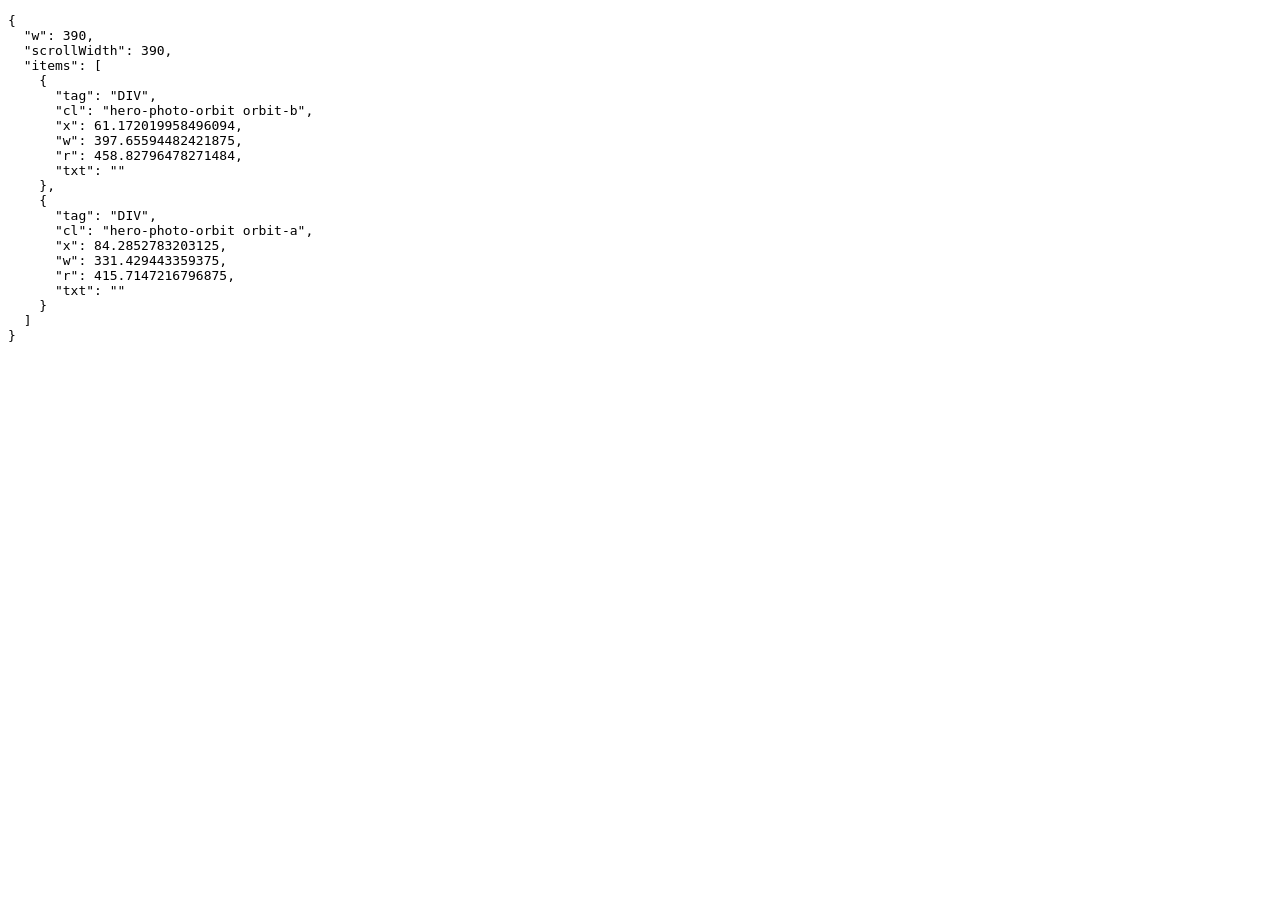
<file: debug.html>
<!doctype html><meta name=viewport content="width=device-width,initial-scale=1"><iframe src="index.html" style="position:absolute;width:390px;height:844px;border:0" onload="const d=this.contentDocument; setTimeout(()=>{const w=390;const els=[...d.querySelectorAll('body *')].map(e=>{const r=e.getBoundingClientRect();return {tag:e.tagName,cl:typeof e.className==='string'?e.className:'',x:r.x,w:r.width,r:r.right,txt:(e.innerText||'').trim().slice(0,60)}}).filter(o=>o.r>w+1||o.x< -1).sort((a,b)=>b.r-a.r);document.body.innerHTML='<pre>'+JSON.stringify({w,scrollWidth:d.documentElement.scrollWidth,items:els.slice(0,50)},null,2)+'</pre>'},1000)"></iframe>
</file>
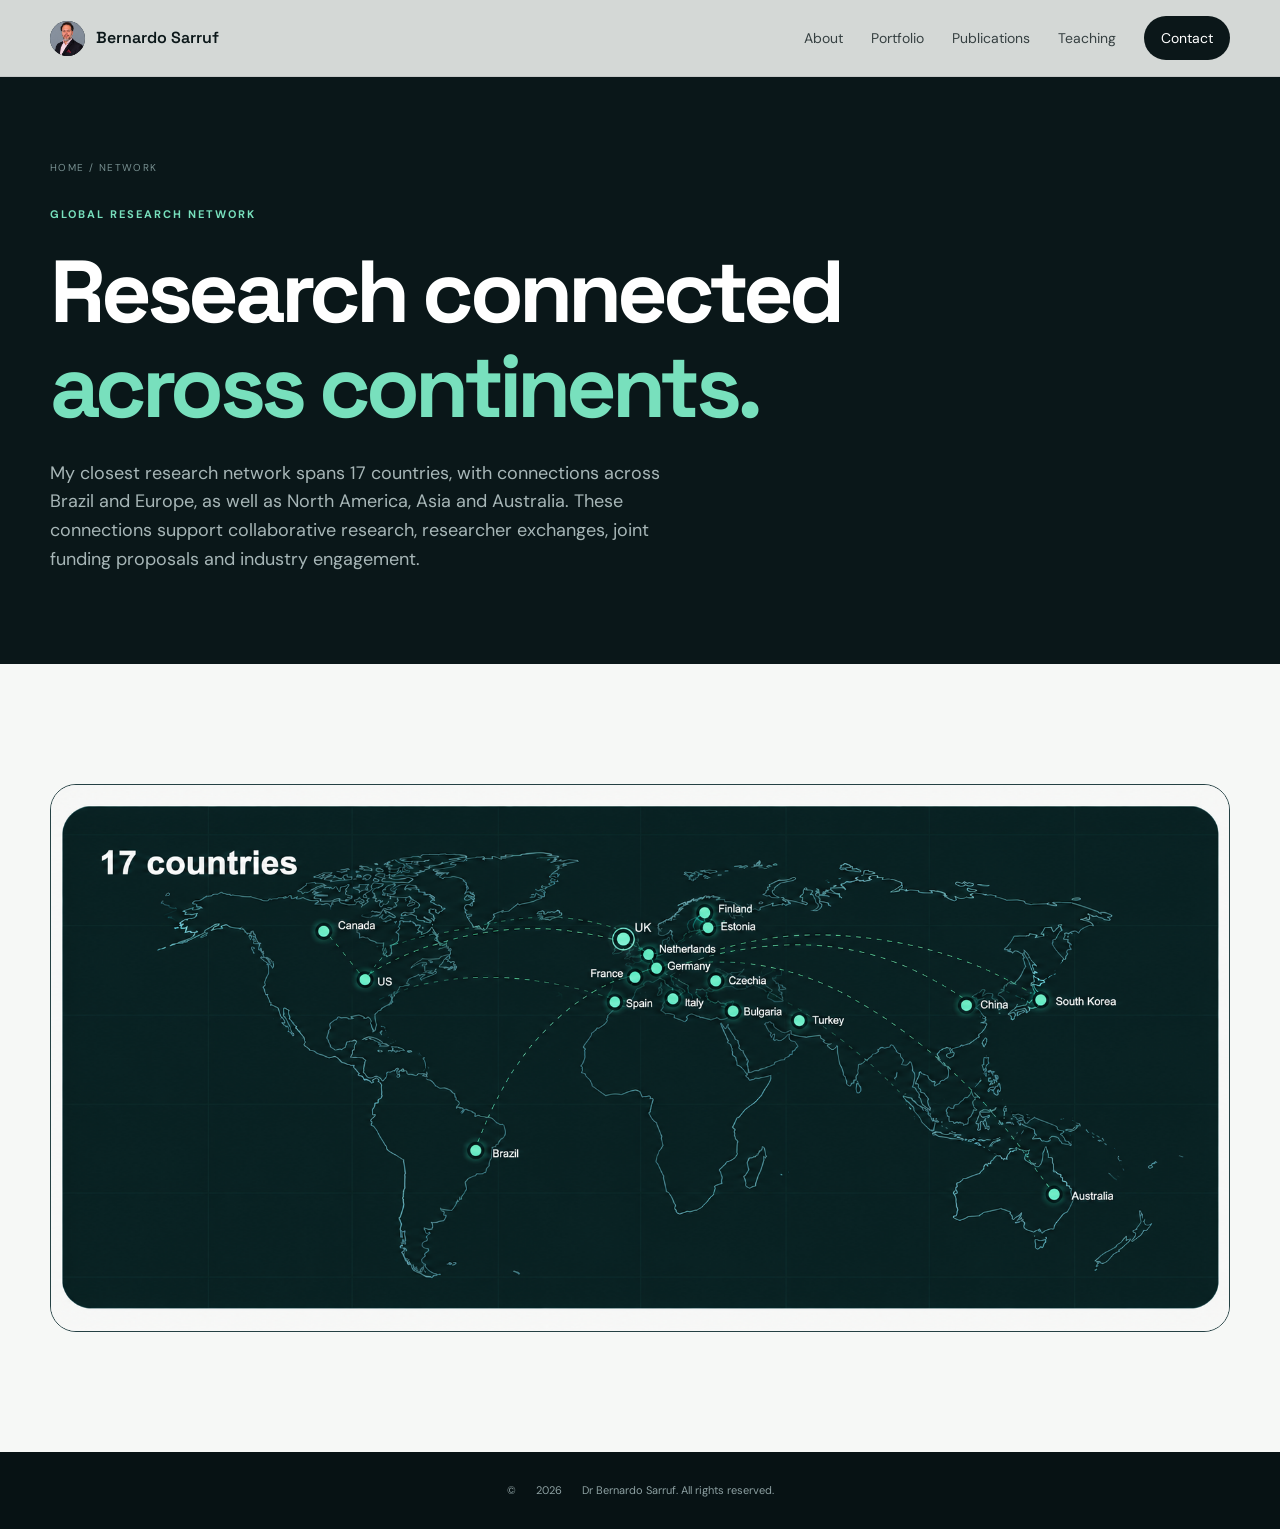
<file: network.html>
<!doctype html><html lang="en"><head>
  <link rel="icon" type="image/svg+xml" href="favicon.svg"><meta charset="utf-8"><meta name="viewport" content="width=device-width,initial-scale=1"><title>Network | Bernardo Sarruf</title><link rel="preconnect" href="https://fonts.googleapis.com"><link rel="preconnect" href="https://fonts.gstatic.com" crossorigin><link href="https://fonts.googleapis.com/css2?family=DM+Sans:wght@400;500;600;700&family=Space+Grotesk:wght@400;500;600;700&display=swap" rel="stylesheet"><link rel="stylesheet" href="css/style.css"></head><body><header class="site-header"><nav class="nav container"><a class="brand" href="index.html"><span class="brand-mark"><img src="assets/bernardo-header.png" alt="Dr Bernardo Sarruf"></span><span>Bernardo Sarruf</span></a><button class="menu-toggle" aria-label="Open menu" aria-expanded="false">☰</button><div class="nav-links">
        <a href="about.html">About</a>
        <a href="projects.html">Portfolio</a>
        <a href="research.html">Publications</a>
        <a href="teaching.html">Teaching</a>
        <a class="nav-cta" href="contact.html">Contact</a>
      </div></nav></header><section class="page-hero"><div class="container"><div class="breadcrumb"><a href="index.html">HOME</a> / NETWORK</div><p class="eyebrow light">GLOBAL RESEARCH NETWORK</p><h1>Research connected <span>across continents.</span></h1><p>My closest research network spans 17 countries, with connections across Brazil and Europe, as well as North America, Asia and Australia. These connections support collaborative research, researcher exchanges, joint funding proposals and industry engagement.</p></div></section><section class="section"><div class="container"><div class="map-card network-map-card"><img src="assets/network-map.png" alt="Research network across 17 countries including Brazil, the UK, European countries, North America, China, South Korea, Turkey and Australia"></div></div></section><footer class="footer"><div class="container footer-inner">© <span id="year"></span> Dr Bernardo Sarruf. All rights reserved.</div></footer><script src="js/script.js"></script></body></html>
</file>
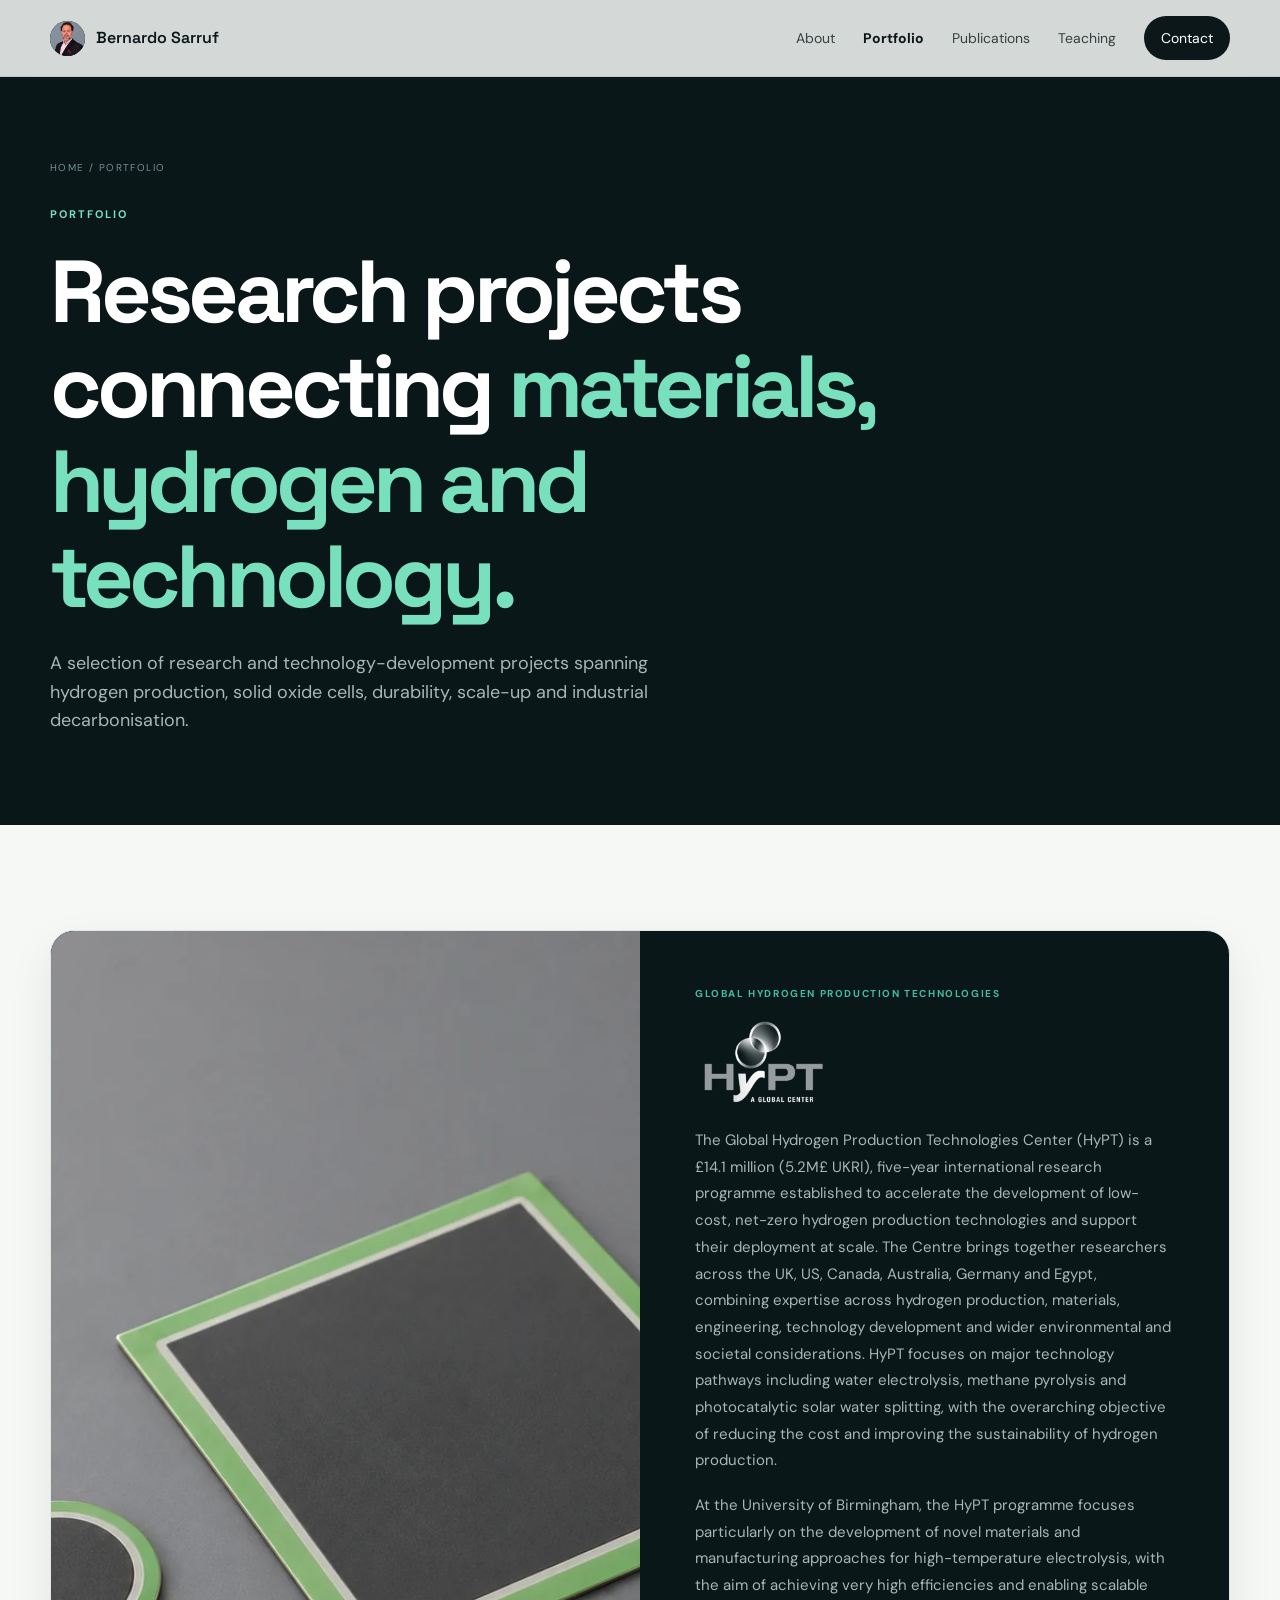
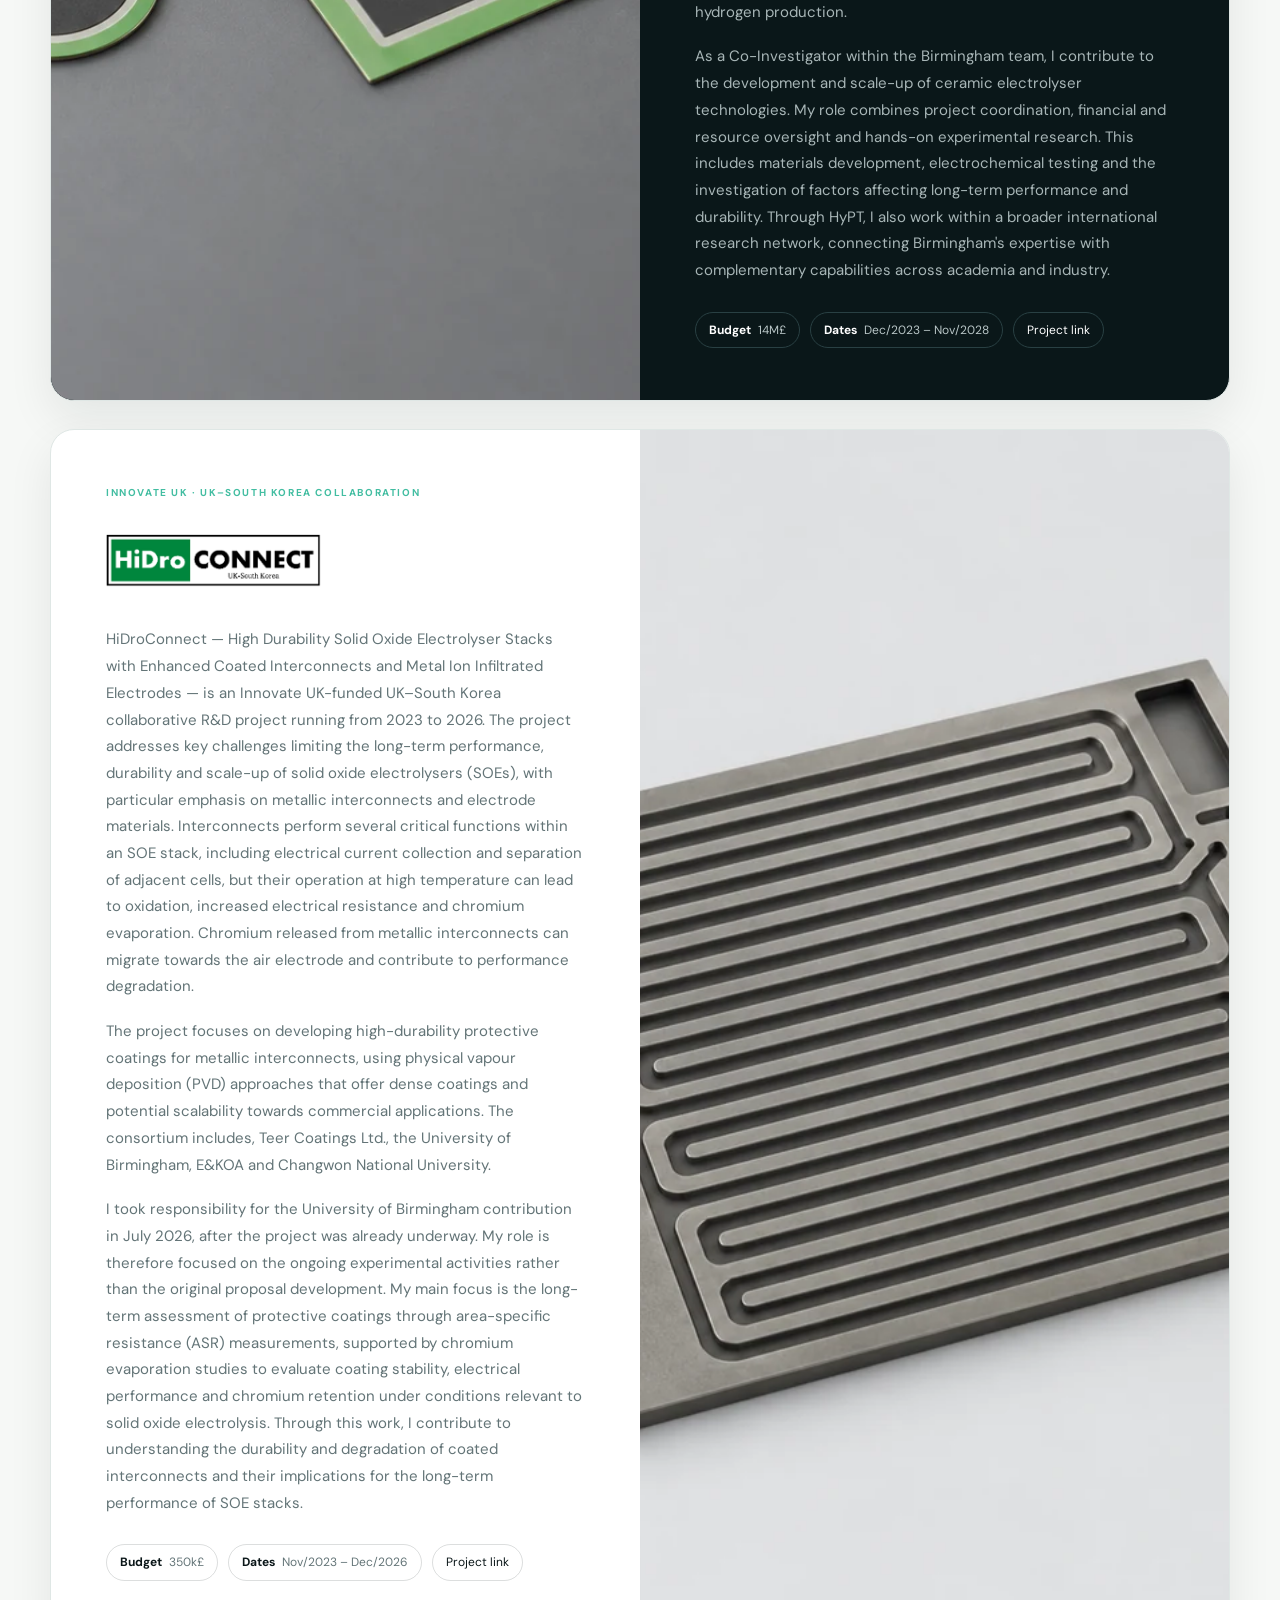
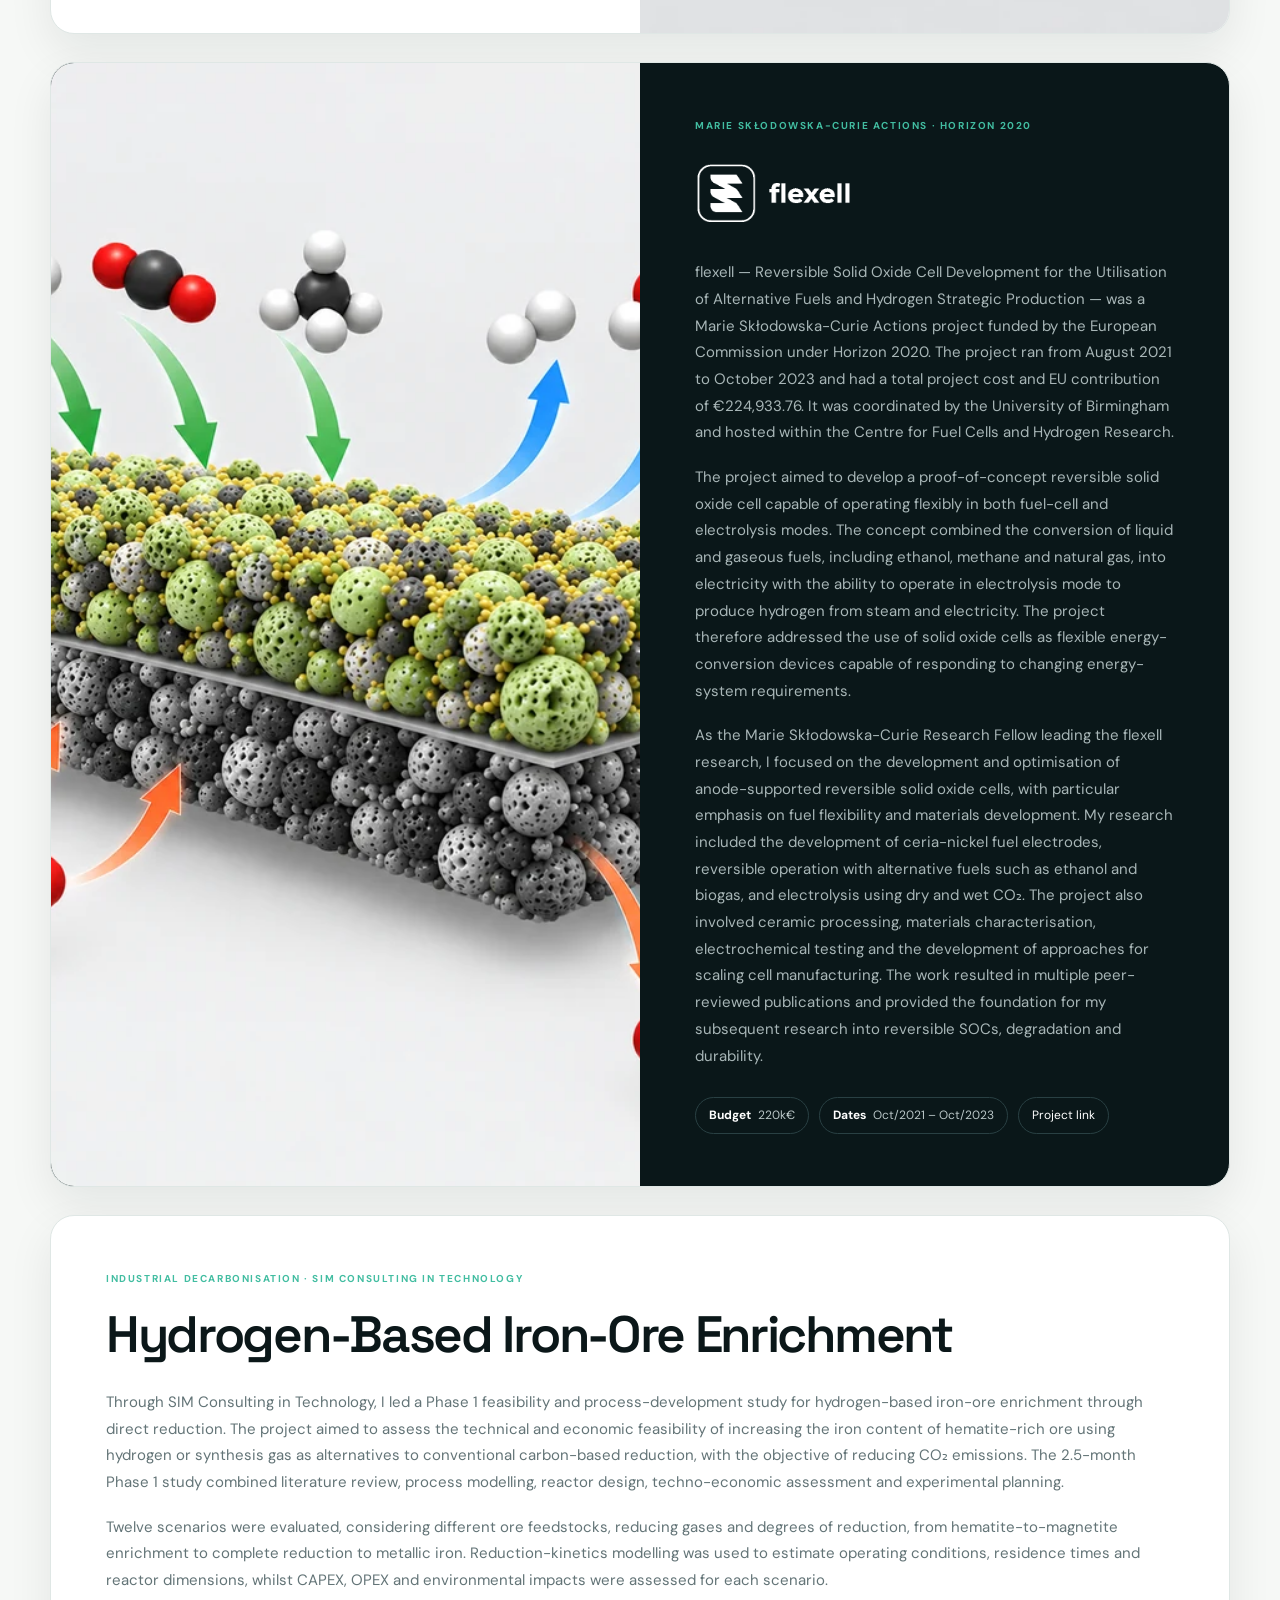
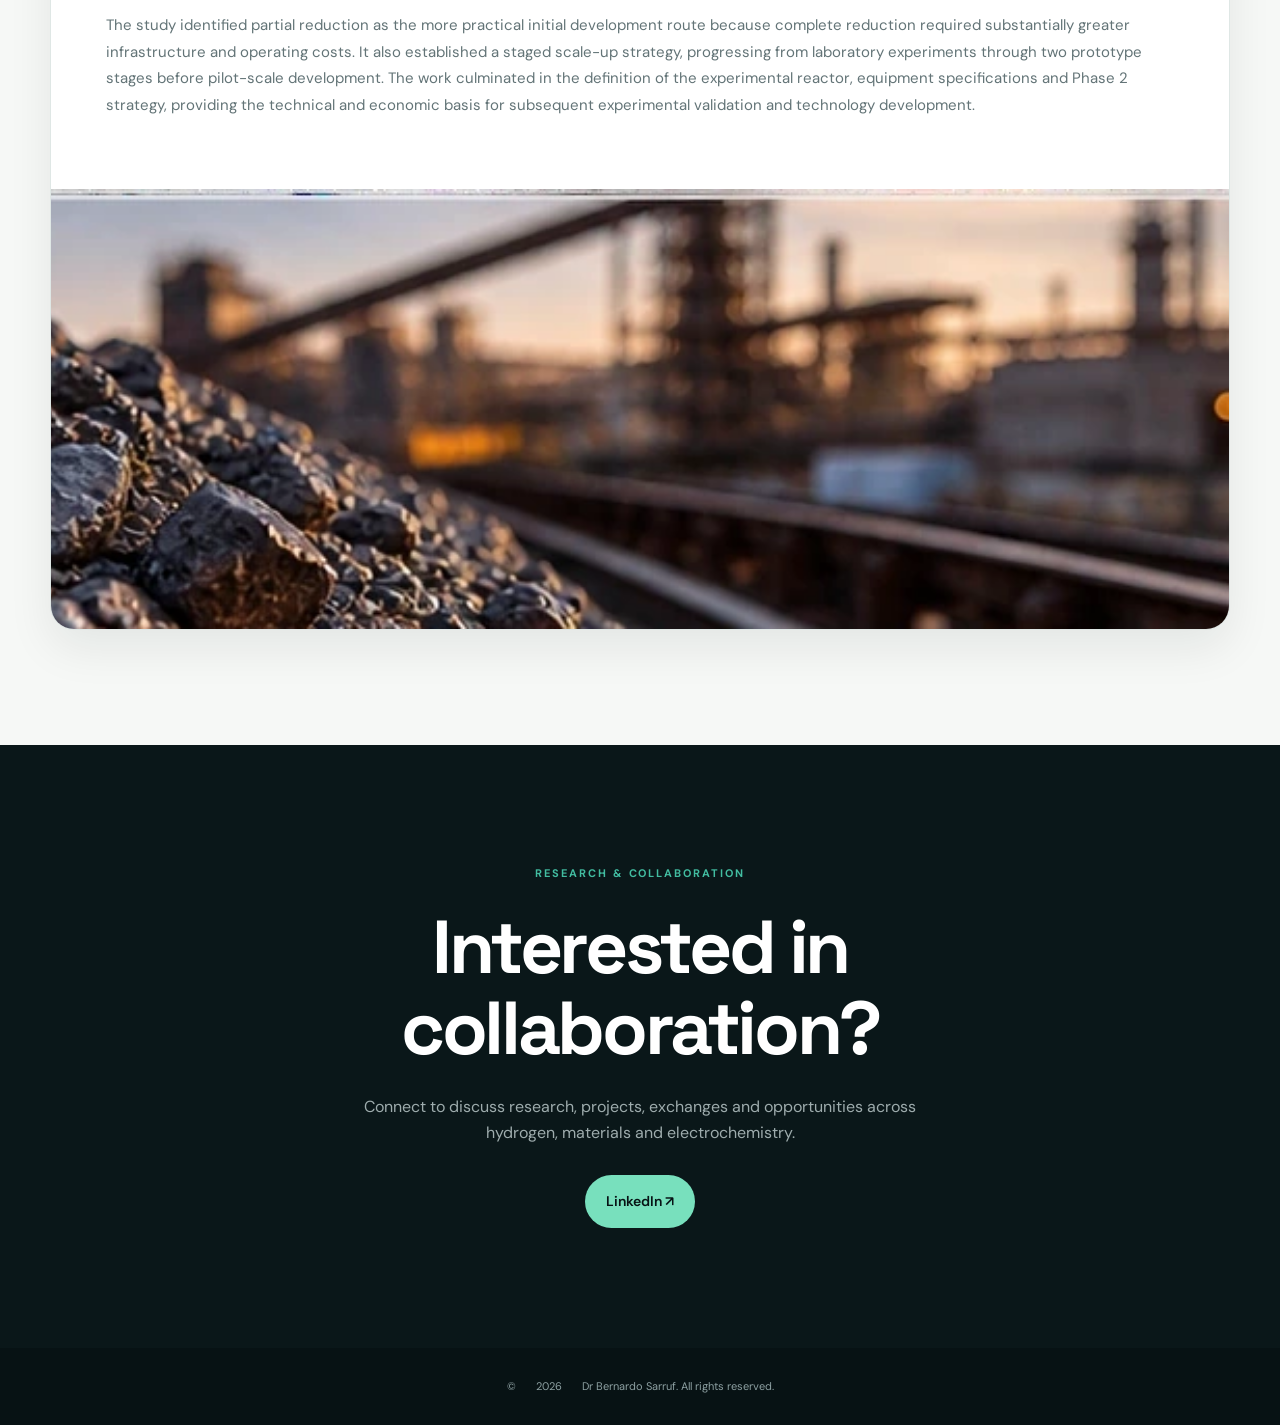
<file: projects.html>
<!doctype html>
<html lang="en">
<head>
  <link rel="icon" type="image/svg+xml" href="favicon.svg">
<meta charset="utf-8">
<meta name="viewport" content="width=device-width,initial-scale=1">
<title>Portfolio | Bernardo Sarruf</title>
<link rel="preconnect" href="https://fonts.googleapis.com">
<link rel="preconnect" href="https://fonts.gstatic.com" crossorigin>
<link href="https://fonts.googleapis.com/css2?family=DM+Sans:wght@400;500;600;700&family=Space+Grotesk:wght@400;500;600;700&display=swap" rel="stylesheet">
<link rel="stylesheet" href="css/style.css">
</head>
<body>
<header class="site-header">
  <nav class="nav container">
    <a class="brand" href="index.html"><span class="brand-mark"><img src="assets/bernardo-header.png" alt="Dr Bernardo Sarruf"></span><span>Bernardo Sarruf</span></a>
    <button class="menu-toggle" aria-label="Open menu" aria-expanded="false">☰</button>
    <div class="nav-links">
      <a href="about.html">About</a>
      <a href="projects.html" class="active">Portfolio</a>
      <a href="research.html">Publications</a>
      <a href="teaching.html">Teaching</a>
      <a class="nav-cta" href="contact.html">Contact</a>
    </div>
  </nav>
</header>

<section class="page-hero portfolio-hero">
  <div class="container">
    <div class="breadcrumb"><a href="index.html">HOME</a> / PORTFOLIO</div>
    <p class="eyebrow light">PORTFOLIO</p>
    <h1>Research projects connecting <span>materials, hydrogen and technology.</span></h1>
    <p>A selection of research and technology-development projects spanning hydrogen production, solid oxide cells, durability, scale-up and industrial decarbonisation.</p>
  </div>
</section>

<section class="portfolio-section">
  <div class="container">
    <article class="portfolio-project portfolio-project-dark" id="hypt">
      <div class="portfolio-image">
        <img src="assets/projects/hypt.webp" alt="HyPT hydrogen production research programme" loading="lazy">
      </div>
      <div class="portfolio-copy">
        <p class="project-tag">GLOBAL HYDROGEN PRODUCTION TECHNOLOGIES</p>
        <h2 class="project-logo-title"><img class="project-logo project-logo-white project-logo-hypt" src="assets/projects/hypt-logo.png" alt="HyPT project logo"></h2>
        <p>The Global Hydrogen Production Technologies Center (HyPT) is a £14.1 million (5.2M£ UKRI), five-year international research programme established to accelerate the development of low-cost, net-zero hydrogen production technologies and support their deployment at scale. The Centre brings together researchers across the UK, US, Canada, Australia, Germany and Egypt, combining expertise across hydrogen production, materials, engineering, technology development and wider environmental and societal considerations. HyPT focuses on major technology pathways including water electrolysis, methane pyrolysis and photocatalytic solar water splitting, with the overarching objective of reducing the cost and improving the sustainability of hydrogen production.</p>
        <p>At the University of Birmingham, the HyPT programme focuses particularly on the development of novel materials and manufacturing approaches for high-temperature electrolysis, with the aim of achieving very high efficiencies and enabling scalable hydrogen production.</p>
        <p>As a Co-Investigator within the Birmingham team, I contribute to the development and scale-up of ceramic electrolyser technologies. My role combines project coordination, financial and resource oversight and hands-on experimental research. This includes materials development, electrochemical testing and the investigation of factors affecting long-term performance and durability. Through HyPT, I also work within a broader international research network, connecting Birmingham's expertise with complementary capabilities across academia and industry.</p>
        <div class="portfolio-facts"><span><strong>Budget</strong> 14M£</span><span><strong>Dates</strong> Dec/2023 – Nov/2028</span><a class="portfolio-project-link" href="https://gtr.ukri.org/projects?ref=EP%2FY026098%2F1" target="_blank" rel="noopener noreferrer">Project link</a></div>
      </div>
    </article>

    <article class="portfolio-project portfolio-project-light" id="hidroconnect">
      <div class="portfolio-image">
        <img src="assets/projects/hidroconnect.webp" alt="HiDroConnect solid oxide electrolyser interconnect coatings project" loading="lazy">
      </div>
      <div class="portfolio-copy">
        <p class="project-tag">INNOVATE UK · UK–SOUTH KOREA COLLABORATION</p>
        <h2 class="project-logo-title"><img class="project-logo project-logo-hidro" src="assets/projects/hidroconnect-logo.png" alt="HiDroConnect project logo"></h2>
        <p>HiDroConnect — High Durability Solid Oxide Electrolyser Stacks with Enhanced Coated Interconnects and Metal Ion Infiltrated Electrodes — is an Innovate UK-funded UK–South Korea collaborative R&amp;D project running from 2023 to 2026. The project addresses key challenges limiting the long-term performance, durability and scale-up of solid oxide electrolysers (SOEs), with particular emphasis on metallic interconnects and electrode materials. Interconnects perform several critical functions within an SOE stack, including electrical current collection and separation of adjacent cells, but their operation at high temperature can lead to oxidation, increased electrical resistance and chromium evaporation. Chromium released from metallic interconnects can migrate towards the air electrode and contribute to performance degradation.</p>
        <p>The project focuses on developing high-durability protective coatings for metallic interconnects, using physical vapour deposition (PVD) approaches that offer dense coatings and potential scalability towards commercial applications. The consortium includes, Teer Coatings Ltd., the University of Birmingham, E&amp;KOA and Changwon National University.</p>
        <p>I took responsibility for the University of Birmingham contribution in July 2026, after the project was already underway. My role is therefore focused on the ongoing experimental activities rather than the original proposal development. My main focus is the long-term assessment of protective coatings through area-specific resistance (ASR) measurements, supported by chromium evaporation studies to evaluate coating stability, electrical performance and chromium retention under conditions relevant to solid oxide electrolysis. Through this work, I contribute to understanding the durability and degradation of coated interconnects and their implications for the long-term performance of SOE stacks.</p>
        <div class="portfolio-facts"><span><strong>Budget</strong> 350k£</span><span><strong>Dates</strong> Nov/2023 – Dec/2026</span><a class="portfolio-project-link" href="https://gtr.ukri.org/projects?ref=10080289" target="_blank" rel="noopener noreferrer">Project link</a></div>
      </div>
    </article>

    <article class="portfolio-project portfolio-project-dark" id="flexell">
      <div class="portfolio-image">
        <img src="assets/projects/flexell.webp" alt="flexell reversible solid oxide cell research project" loading="lazy">
      </div>
      <div class="portfolio-copy">
        <p class="project-tag">MARIE SKŁODOWSKA-CURIE ACTIONS · HORIZON 2020</p>
        <h2 class="project-logo-title"><img class="project-logo project-logo-white project-logo-flexell" src="assets/projects/flexell-logo-transparent.png" alt="flexell project logo"></h2>
        <p>flexell — Reversible Solid Oxide Cell Development for the Utilisation of Alternative Fuels and Hydrogen Strategic Production — was a Marie Skłodowska-Curie Actions project funded by the European Commission under Horizon 2020. The project ran from August 2021 to October 2023 and had a total project cost and EU contribution of €224,933.76. It was coordinated by the University of Birmingham and hosted within the Centre for Fuel Cells and Hydrogen Research.</p>
        <p>The project aimed to develop a proof-of-concept reversible solid oxide cell capable of operating flexibly in both fuel-cell and electrolysis modes. The concept combined the conversion of liquid and gaseous fuels, including ethanol, methane and natural gas, into electricity with the ability to operate in electrolysis mode to produce hydrogen from steam and electricity. The project therefore addressed the use of solid oxide cells as flexible energy-conversion devices capable of responding to changing energy-system requirements.</p>
        <p>As the Marie Skłodowska-Curie Research Fellow leading the flexell research, I focused on the development and optimisation of anode-supported reversible solid oxide cells, with particular emphasis on fuel flexibility and materials development. My research included the development of ceria-nickel fuel electrodes, reversible operation with alternative fuels such as ethanol and biogas, and electrolysis using dry and wet CO₂. The project also involved ceramic processing, materials characterisation, electrochemical testing and the development of approaches for scaling cell manufacturing. The work resulted in multiple peer-reviewed publications and provided the foundation for my subsequent research into reversible SOCs, degradation and durability.</p>
        <div class="portfolio-facts"><span><strong>Budget</strong> 220k€</span><span><strong>Dates</strong> Oct/2021 – Oct/2023</span><a class="portfolio-project-link" href="https://cordis.europa.eu/project/id/101032423" target="_blank" rel="noopener noreferrer">Project link</a></div>
      </div>
    </article>

    <article class="portfolio-project portfolio-project-light portfolio-project-full" id="iron-ore-enrichment">
      <div class="portfolio-image">
        <img src="assets/projects/iron-ore-enrichment.webp" alt="Hydrogen-based iron-ore enrichment research and industrial decarbonisation" loading="lazy">
      </div>
      <div class="portfolio-copy">
        <p class="project-tag">INDUSTRIAL DECARBONISATION · SIM CONSULTING IN TECHNOLOGY</p>
        <h2>Hydrogen-Based Iron-Ore Enrichment</h2>
        <p>Through SIM Consulting in Technology, I led a Phase 1 feasibility and process-development study for hydrogen-based iron-ore enrichment through direct reduction. The project aimed to assess the technical and economic feasibility of increasing the iron content of hematite-rich ore using hydrogen or synthesis gas as alternatives to conventional carbon-based reduction, with the objective of reducing CO₂ emissions. The 2.5-month Phase 1 study combined literature review, process modelling, reactor design, techno-economic assessment and experimental planning.</p>
        <p>Twelve scenarios were evaluated, considering different ore feedstocks, reducing gases and degrees of reduction, from hematite-to-magnetite enrichment to complete reduction to metallic iron. Reduction-kinetics modelling was used to estimate operating conditions, residence times and reactor dimensions, whilst CAPEX, OPEX and environmental impacts were assessed for each scenario.</p>
        <p>The study identified partial reduction as the more practical initial development route because complete reduction required substantially greater infrastructure and operating costs. It also established a staged scale-up strategy, progressing from laboratory experiments through two prototype stages before pilot-scale development. The work culminated in the definition of the experimental reactor, equipment specifications and Phase 2 strategy, providing the technical and economic basis for subsequent experimental validation and technology development.</p>
      </div>
    </article>
  </div>
</section>

<section class="cta-section">
  <div class="container cta-inner">
    <p class="eyebrow">RESEARCH &amp; COLLABORATION</p>
    <h2>Interested in collaboration?</h2>
    <p>Connect to discuss research, projects, exchanges and opportunities across hydrogen, materials and electrochemistry.</p>
    <div class="cta-actions">
      <a class="button button-light" href="https://www.linkedin.com/in/bernardo-sarruf/" target="_blank" rel="noopener">LinkedIn ↗︎</a>
    </div>
  </div>
</section>

<footer class="footer"><div class="container footer-inner">© <span id="year"></span> Dr Bernardo Sarruf. All rights reserved.</div></footer>
<script src="js/script.js"></script>
</body>
</html>
</file>
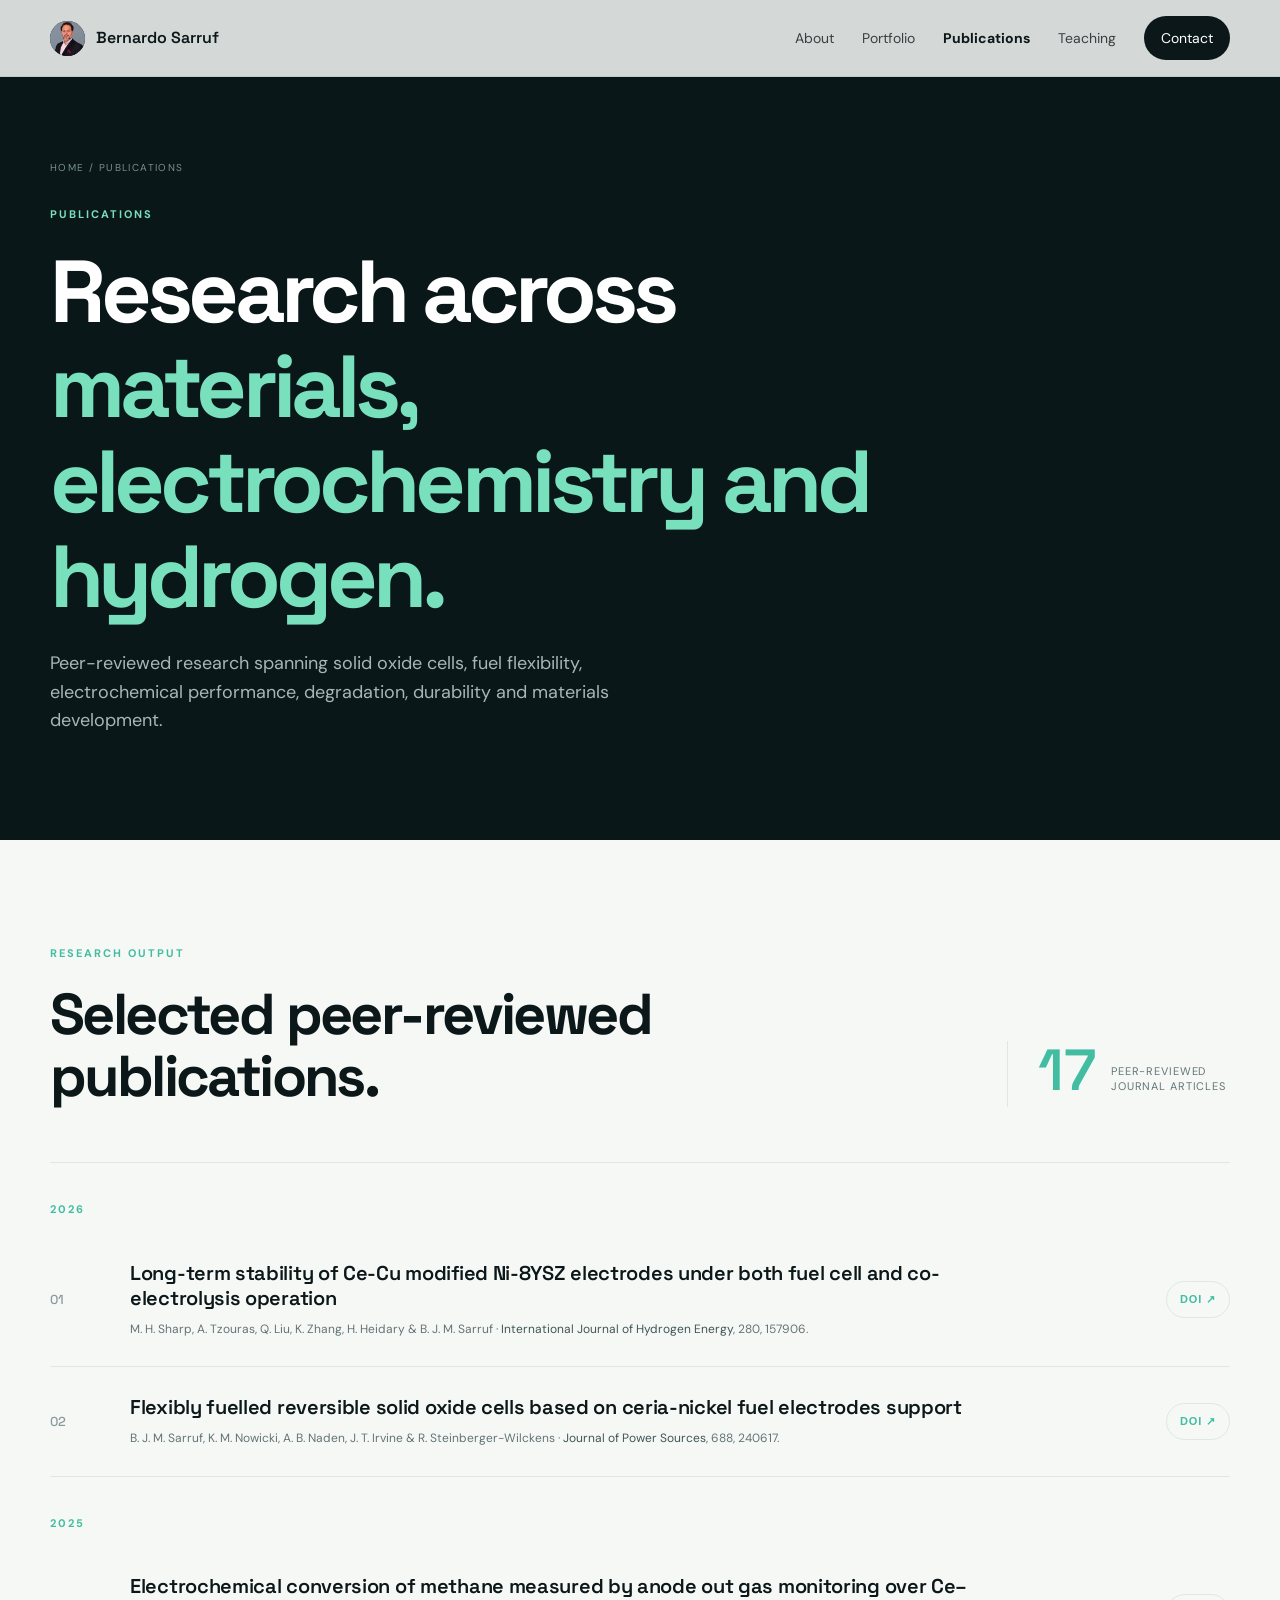
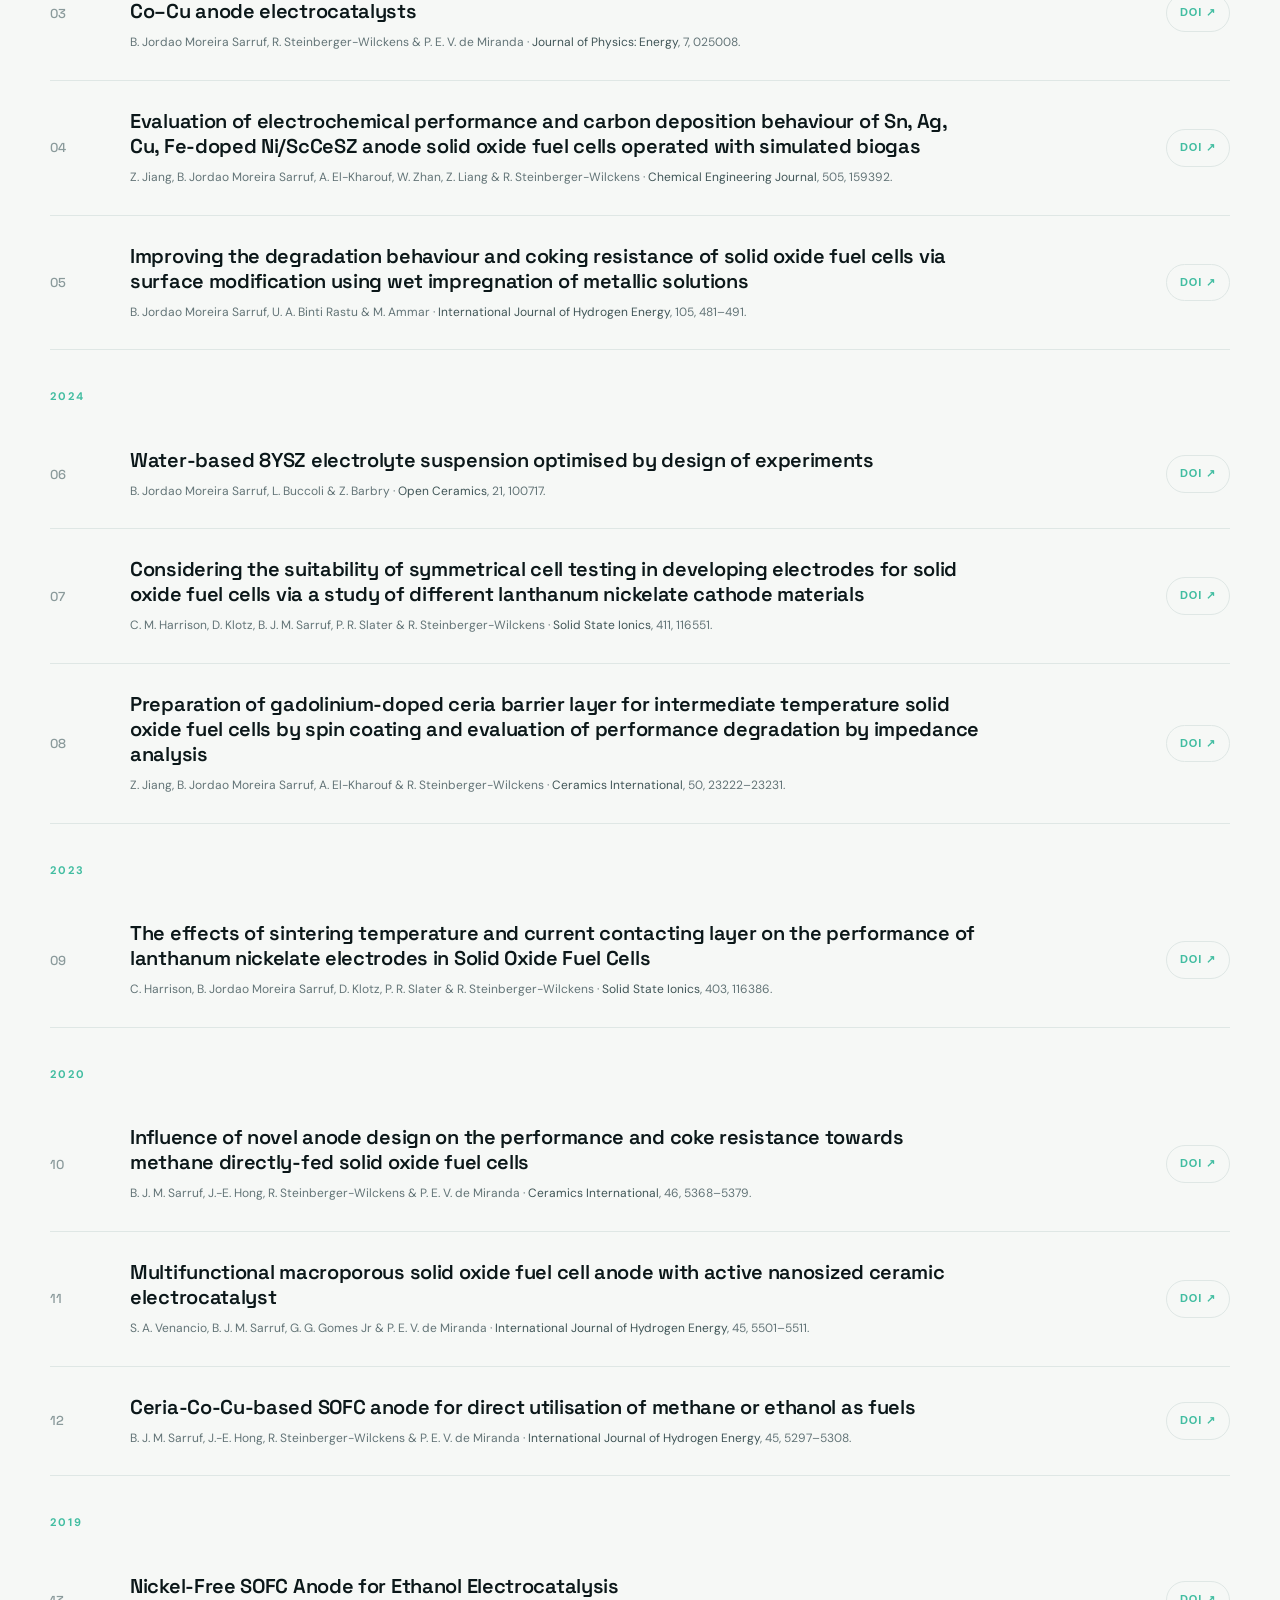
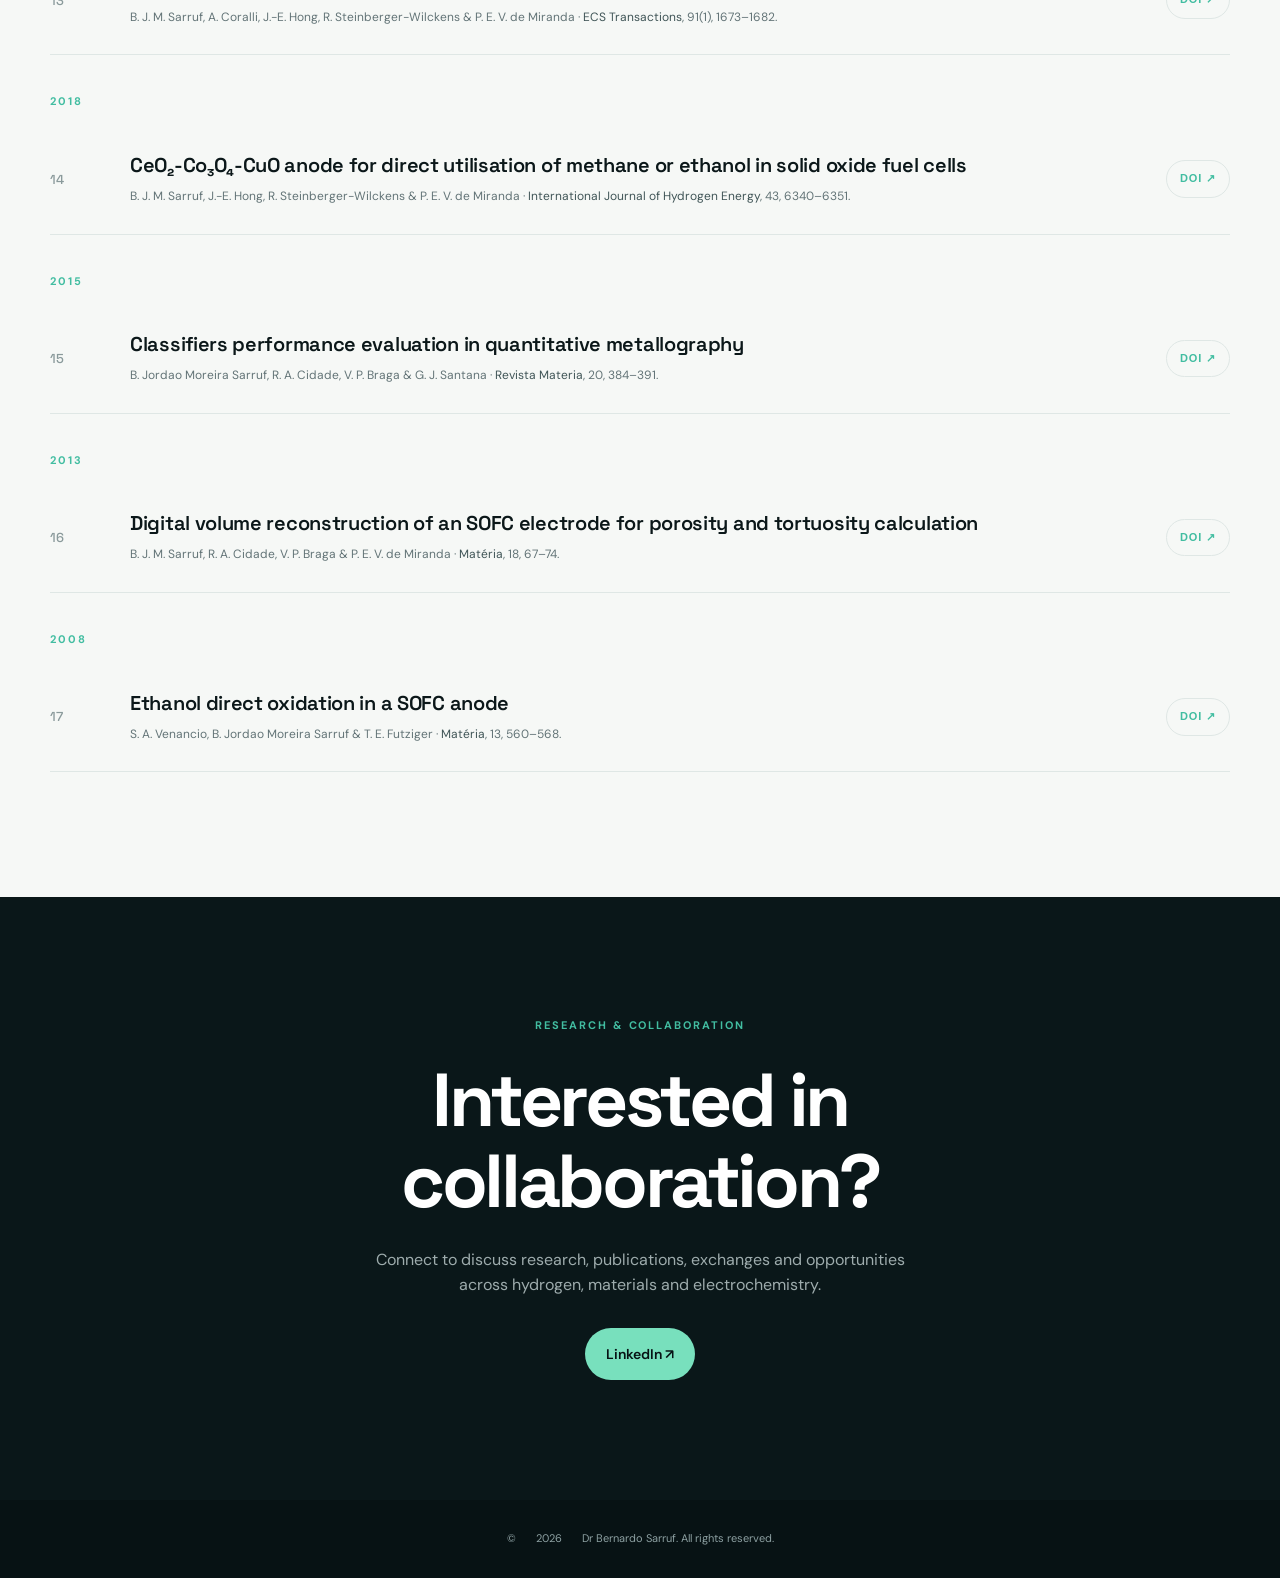
<file: research.html>
<!doctype html>
<html lang="en">
<head>
  <link rel="icon" type="image/svg+xml" href="favicon.svg">
<meta charset="utf-8">
<meta name="viewport" content="width=device-width,initial-scale=1">
<title>Publications | Bernardo Sarruf</title>
<link rel="preconnect" href="https://fonts.googleapis.com">
<link rel="preconnect" href="https://fonts.gstatic.com" crossorigin>
<link href="https://fonts.googleapis.com/css2?family=DM+Sans:wght@400;500;600;700&family=Space+Grotesk:wght@400;500;600;700&display=swap" rel="stylesheet">
<link rel="stylesheet" href="css/style.css">
</head>
<body>
<header class="site-header"><nav class="nav container">
<a class="brand" href="index.html"><span class="brand-mark"><img src="assets/bernardo-header.png" alt="Dr Bernardo Sarruf"></span><span>Bernardo Sarruf</span></a>
<button class="menu-toggle" aria-label="Open menu" aria-expanded="false">☰</button>
<div class="nav-links">
<a href="about.html">About</a>
<a href="projects.html">Portfolio</a>
<a href="research.html" class="active">Publications</a>
<a href="teaching.html">Teaching</a>
<a class="nav-cta" href="contact.html">Contact</a>
</div></nav></header>

<section class="page-hero publications-hero">
<div class="container">
<div class="breadcrumb"><a href="index.html">HOME</a> / PUBLICATIONS</div>
<p class="eyebrow light">PUBLICATIONS</p>
<h1>Research across <span>materials, electrochemistry and hydrogen.</span></h1>
<p>Peer-reviewed research spanning solid oxide cells, fuel flexibility, electrochemical performance, degradation, durability and materials development.</p>
</div>
</section>

<section class="publications-section">
<div class="container">
<div class="publications-intro">
<div><p class="eyebrow">RESEARCH OUTPUT</p><h2>Selected peer-reviewed publications.</h2></div>
<div class="publication-count"><strong>17</strong><span>peer-reviewed<br>journal articles</span></div>
</div>

<div class="publication-list">
<div class="publication-year">2026</div>
<article class="publication-item"><div class="publication-index">01</div><div class="publication-main"><h3>Long-term stability of Ce-Cu modified Ni-8YSZ electrodes under both fuel cell and co-electrolysis operation</h3><p>M. H. Sharp, A. Tzouras, Q. Liu, K. Zhang, H. Heidary &amp; B. J. M. Sarruf · <em>International Journal of Hydrogen Energy</em>, 280, 157906.</p></div><a class="publication-link" href="https://doi.org/10.1016/j.ijhydene.2026.157906" target="_blank" rel="noopener">DOI ↗︎</a></article>
<article class="publication-item"><div class="publication-index">02</div><div class="publication-main"><h3>Flexibly fuelled reversible solid oxide cells based on ceria-nickel fuel electrodes support</h3><p>B. J. M. Sarruf, K. M. Nowicki, A. B. Naden, J. T. Irvine &amp; R. Steinberger-Wilckens · <em>Journal of Power Sources</em>, 688, 240617.</p></div><a class="publication-link" href="https://doi.org/10.1016/j.jpowsour.2026.240617" target="_blank" rel="noopener">DOI ↗︎</a></article>

<div class="publication-year">2025</div>
<article class="publication-item"><div class="publication-index">03</div><div class="publication-main"><h3>Electrochemical conversion of methane measured by anode out gas monitoring over Ce–Co–Cu anode electrocatalysts</h3><p>B. Jordao Moreira Sarruf, R. Steinberger-Wilckens &amp; P. E. V. de Miranda · <em>Journal of Physics: Energy</em>, 7, 025008.</p></div><a class="publication-link" href="https://doi.org/10.1088/2515-7655/adae33" target="_blank" rel="noopener">DOI ↗︎</a></article>
<article class="publication-item"><div class="publication-index">04</div><div class="publication-main"><h3>Evaluation of electrochemical performance and carbon deposition behaviour of Sn, Ag, Cu, Fe-doped Ni/ScCeSZ anode solid oxide fuel cells operated with simulated biogas</h3><p>Z. Jiang, B. Jordao Moreira Sarruf, A. El-Kharouf, W. Zhan, Z. Liang &amp; R. Steinberger-Wilckens · <em>Chemical Engineering Journal</em>, 505, 159392.</p></div><a class="publication-link" href="https://doi.org/10.1016/j.cej.2025.159392" target="_blank" rel="noopener">DOI ↗︎</a></article>
<article class="publication-item"><div class="publication-index">05</div><div class="publication-main"><h3>Improving the degradation behaviour and coking resistance of solid oxide fuel cells via surface modification using wet impregnation of metallic solutions</h3><p>B. Jordao Moreira Sarruf, U. A. Binti Rastu &amp; M. Ammar · <em>International Journal of Hydrogen Energy</em>, 105, 481–491.</p></div><a class="publication-link" href="https://doi.org/10.1016/j.ijhydene.2025.01.332" target="_blank" rel="noopener">DOI ↗︎</a></article>

<div class="publication-year">2024</div>
<article class="publication-item"><div class="publication-index">06</div><div class="publication-main"><h3>Water-based 8YSZ electrolyte suspension optimised by design of experiments</h3><p>B. Jordao Moreira Sarruf, L. Buccoli &amp; Z. Barbry · <em>Open Ceramics</em>, 21, 100717.</p></div><a class="publication-link" href="https://doi.org/10.1016/j.oceram.2024.100717" target="_blank" rel="noopener">DOI ↗︎</a></article>
<article class="publication-item"><div class="publication-index">07</div><div class="publication-main"><h3>Considering the suitability of symmetrical cell testing in developing electrodes for solid oxide fuel cells via a study of different lanthanum nickelate cathode materials</h3><p>C. M. Harrison, D. Klotz, B. J. M. Sarruf, P. R. Slater &amp; R. Steinberger-Wilckens · <em>Solid State Ionics</em>, 411, 116551.</p></div><a class="publication-link" href="https://doi.org/10.1016/j.ssi.2024.116551" target="_blank" rel="noopener">DOI ↗︎</a></article>
<article class="publication-item"><div class="publication-index">08</div><div class="publication-main"><h3>Preparation of gadolinium-doped ceria barrier layer for intermediate temperature solid oxide fuel cells by spin coating and evaluation of performance degradation by impedance analysis</h3><p>Z. Jiang, B. Jordao Moreira Sarruf, A. El-Kharouf &amp; R. Steinberger-Wilckens · <em>Ceramics International</em>, 50, 23222–23231.</p></div><a class="publication-link" href="https://doi.org/10.1016/j.ceramint.2024.04.046" target="_blank" rel="noopener">DOI ↗︎</a></article>

<div class="publication-year">2023</div>
<article class="publication-item"><div class="publication-index">09</div><div class="publication-main"><h3>The effects of sintering temperature and current contacting layer on the performance of lanthanum nickelate electrodes in Solid Oxide Fuel Cells</h3><p>C. Harrison, B. Jordao Moreira Sarruf, D. Klotz, P. R. Slater &amp; R. Steinberger-Wilckens · <em>Solid State Ionics</em>, 403, 116386.</p></div><a class="publication-link" href="https://doi.org/10.1016/j.ssi.2023.116386" target="_blank" rel="noopener">DOI ↗︎</a></article>

<div class="publication-year">2020</div>
<article class="publication-item"><div class="publication-index">10</div><div class="publication-main"><h3>Influence of novel anode design on the performance and coke resistance towards methane directly-fed solid oxide fuel cells</h3><p>B. J. M. Sarruf, J.-E. Hong, R. Steinberger-Wilckens &amp; P. E. V. de Miranda · <em>Ceramics International</em>, 46, 5368–5379.</p></div><a class="publication-link" href="https://doi.org/10.1016/j.ceramint.2019.10.292" target="_blank" rel="noopener">DOI ↗︎</a></article>
<article class="publication-item"><div class="publication-index">11</div><div class="publication-main"><h3>Multifunctional macroporous solid oxide fuel cell anode with active nanosized ceramic electrocatalyst</h3><p>S. A. Venancio, B. J. M. Sarruf, G. G. Gomes Jr &amp; P. E. V. de Miranda · <em>International Journal of Hydrogen Energy</em>, 45, 5501–5511.</p></div><a class="publication-link" href="https://doi.org/10.1016/j.ijhydene.2019.06.006" target="_blank" rel="noopener">DOI ↗︎</a></article>
<article class="publication-item"><div class="publication-index">12</div><div class="publication-main"><h3>Ceria-Co-Cu-based SOFC anode for direct utilisation of methane or ethanol as fuels</h3><p>B. J. M. Sarruf, J.-E. Hong, R. Steinberger-Wilckens &amp; P. E. V. de Miranda · <em>International Journal of Hydrogen Energy</em>, 45, 5297–5308.</p></div><a class="publication-link" href="https://doi.org/10.1016/j.ijhydene.2019.04.075" target="_blank" rel="noopener">DOI ↗︎</a></article>

<div class="publication-year">2019</div>
<article class="publication-item"><div class="publication-index">13</div><div class="publication-main"><h3>Nickel-Free SOFC Anode for Ethanol Electrocatalysis</h3><p>B. J. M. Sarruf, A. Coralli, J.-E. Hong, R. Steinberger-Wilckens &amp; P. E. V. de Miranda · <em>ECS Transactions</em>, 91(1), 1673–1682.</p></div><a class="publication-link" href="https://doi.org/10.1149/09101.1673ecst" target="_blank" rel="noopener">DOI ↗︎</a></article>

<div class="publication-year">2018</div>
<article class="publication-item"><div class="publication-index">14</div><div class="publication-main"><h3>CeO₂-Co₃O₄-CuO anode for direct utilisation of methane or ethanol in solid oxide fuel cells</h3><p>B. J. M. Sarruf, J.-E. Hong, R. Steinberger-Wilckens &amp; P. E. V. de Miranda · <em>International Journal of Hydrogen Energy</em>, 43, 6340–6351.</p></div><a class="publication-link" href="https://doi.org/10.1016/j.ijhydene.2018.01.192" target="_blank" rel="noopener">DOI ↗︎</a></article>

<div class="publication-year">2015</div>
<article class="publication-item"><div class="publication-index">15</div><div class="publication-main"><h3>Classifiers performance evaluation in quantitative metallography</h3><p>B. Jordao Moreira Sarruf, R. A. Cidade, V. P. Braga &amp; G. J. Santana · <em>Revista Materia</em>, 20, 384–391.</p></div><a class="publication-link" href="https://doi.org/10.1590/S1517-707620150002.0039" target="_blank" rel="noopener">DOI ↗︎</a></article>

<div class="publication-year">2013</div>
<article class="publication-item"><div class="publication-index">16</div><div class="publication-main"><h3>Digital volume reconstruction of an SOFC electrode for porosity and tortuosity calculation</h3><p>B. J. M. Sarruf, R. A. Cidade, V. P. Braga &amp; P. E. V. de Miranda · <em>Matéria</em>, 18, 67–74.</p></div><a class="publication-link" href="https://doi.org/10.1590/S1517-70762013000100009" target="_blank" rel="noopener">DOI ↗︎</a></article>

<div class="publication-year">2008</div>
<article class="publication-item"><div class="publication-index">17</div><div class="publication-main"><h3>Ethanol direct oxidation in a SOFC anode</h3><p>S. A. Venancio, B. Jordao Moreira Sarruf &amp; T. E. Futziger · <em>Matéria</em>, 13, 560–568.</p></div><a class="publication-link" href="https://doi.org/10.1590/S1517-70762008000300015" target="_blank" rel="noopener">DOI ↗︎</a></article>
</div>
</div>
</section>

<section class="cta-section"><div class="container cta-inner"><p class="eyebrow">RESEARCH &amp; COLLABORATION</p><h2>Interested in collaboration?</h2><p>Connect to discuss research, publications, exchanges and opportunities across hydrogen, materials and electrochemistry.</p><div class="cta-actions"><a class="button button-light" href="https://www.linkedin.com/in/bernardo-sarruf/" target="_blank" rel="noopener">LinkedIn ↗︎</a></div></div></section>

<footer class="footer"><div class="container footer-inner">© <span id="year"></span> Dr Bernardo Sarruf. All rights reserved.</div></footer>
<script src="js/script.js"></script>
</body></html>
</file>
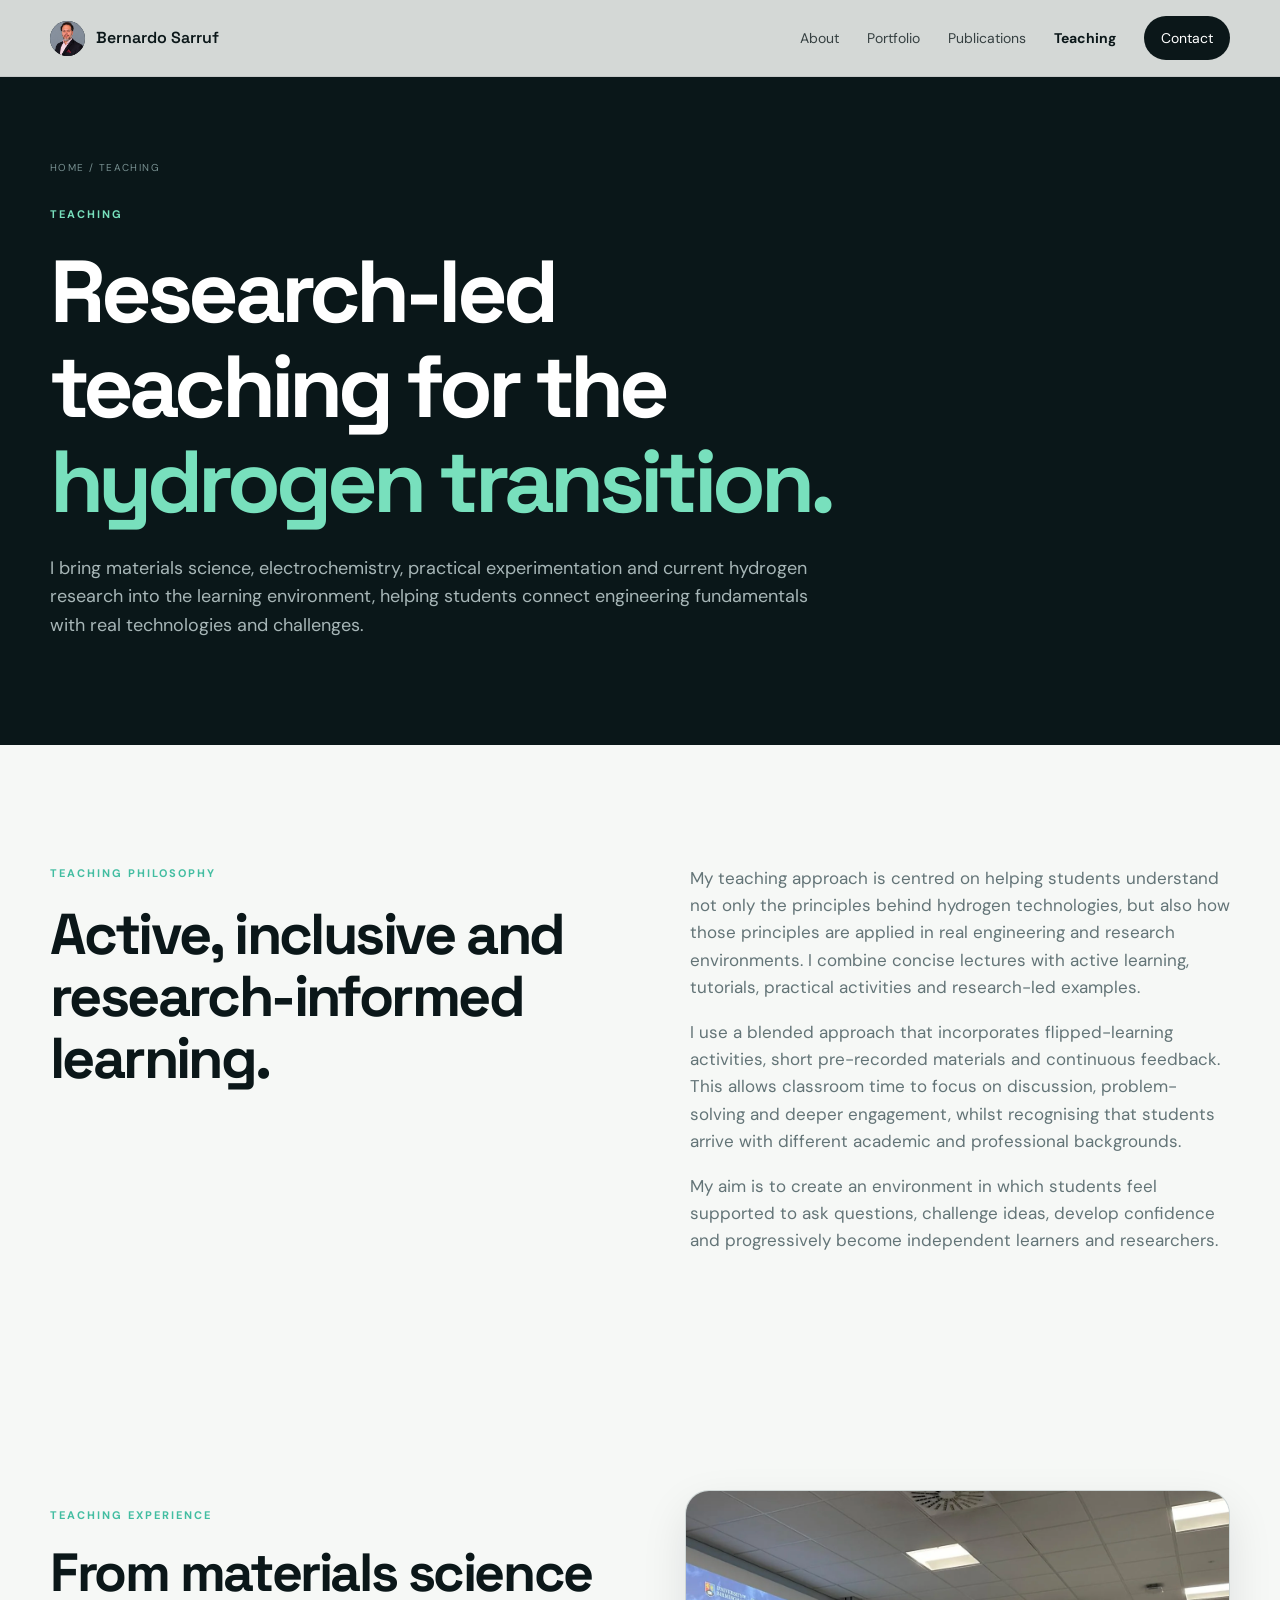
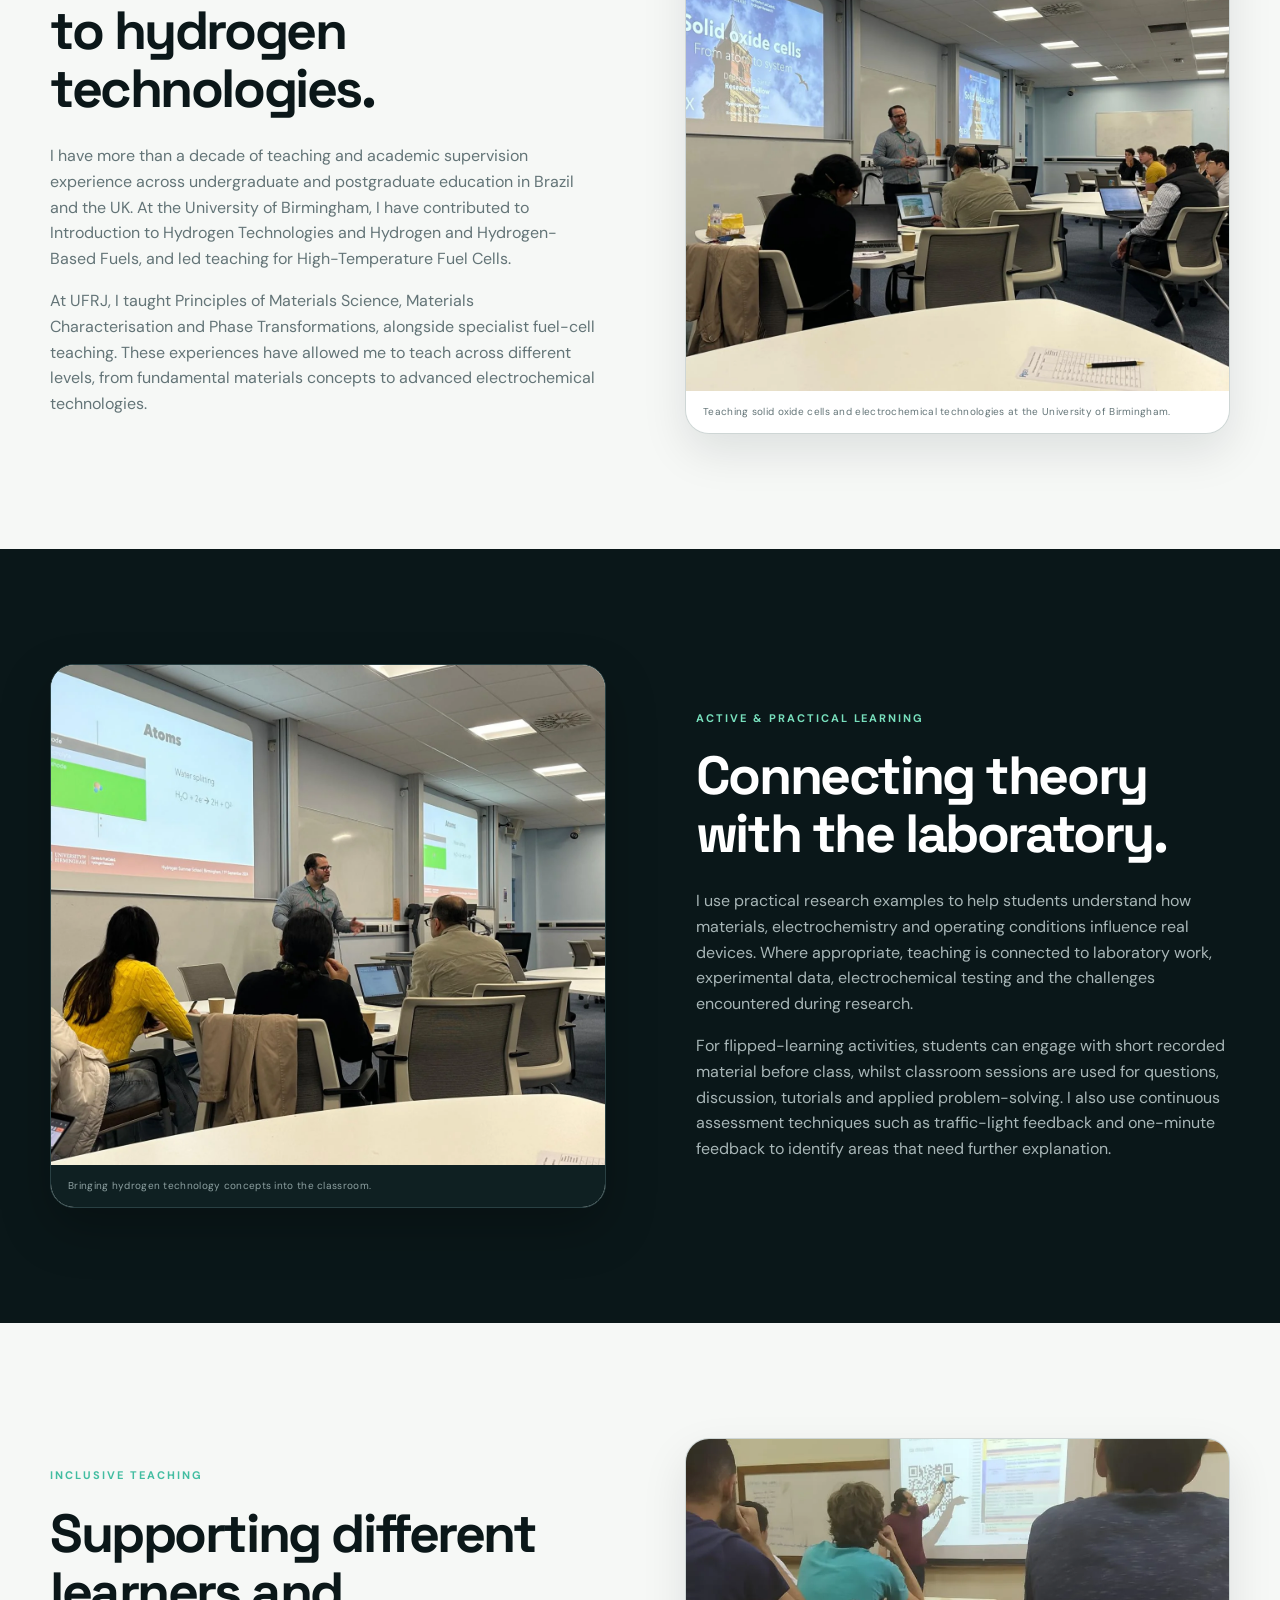
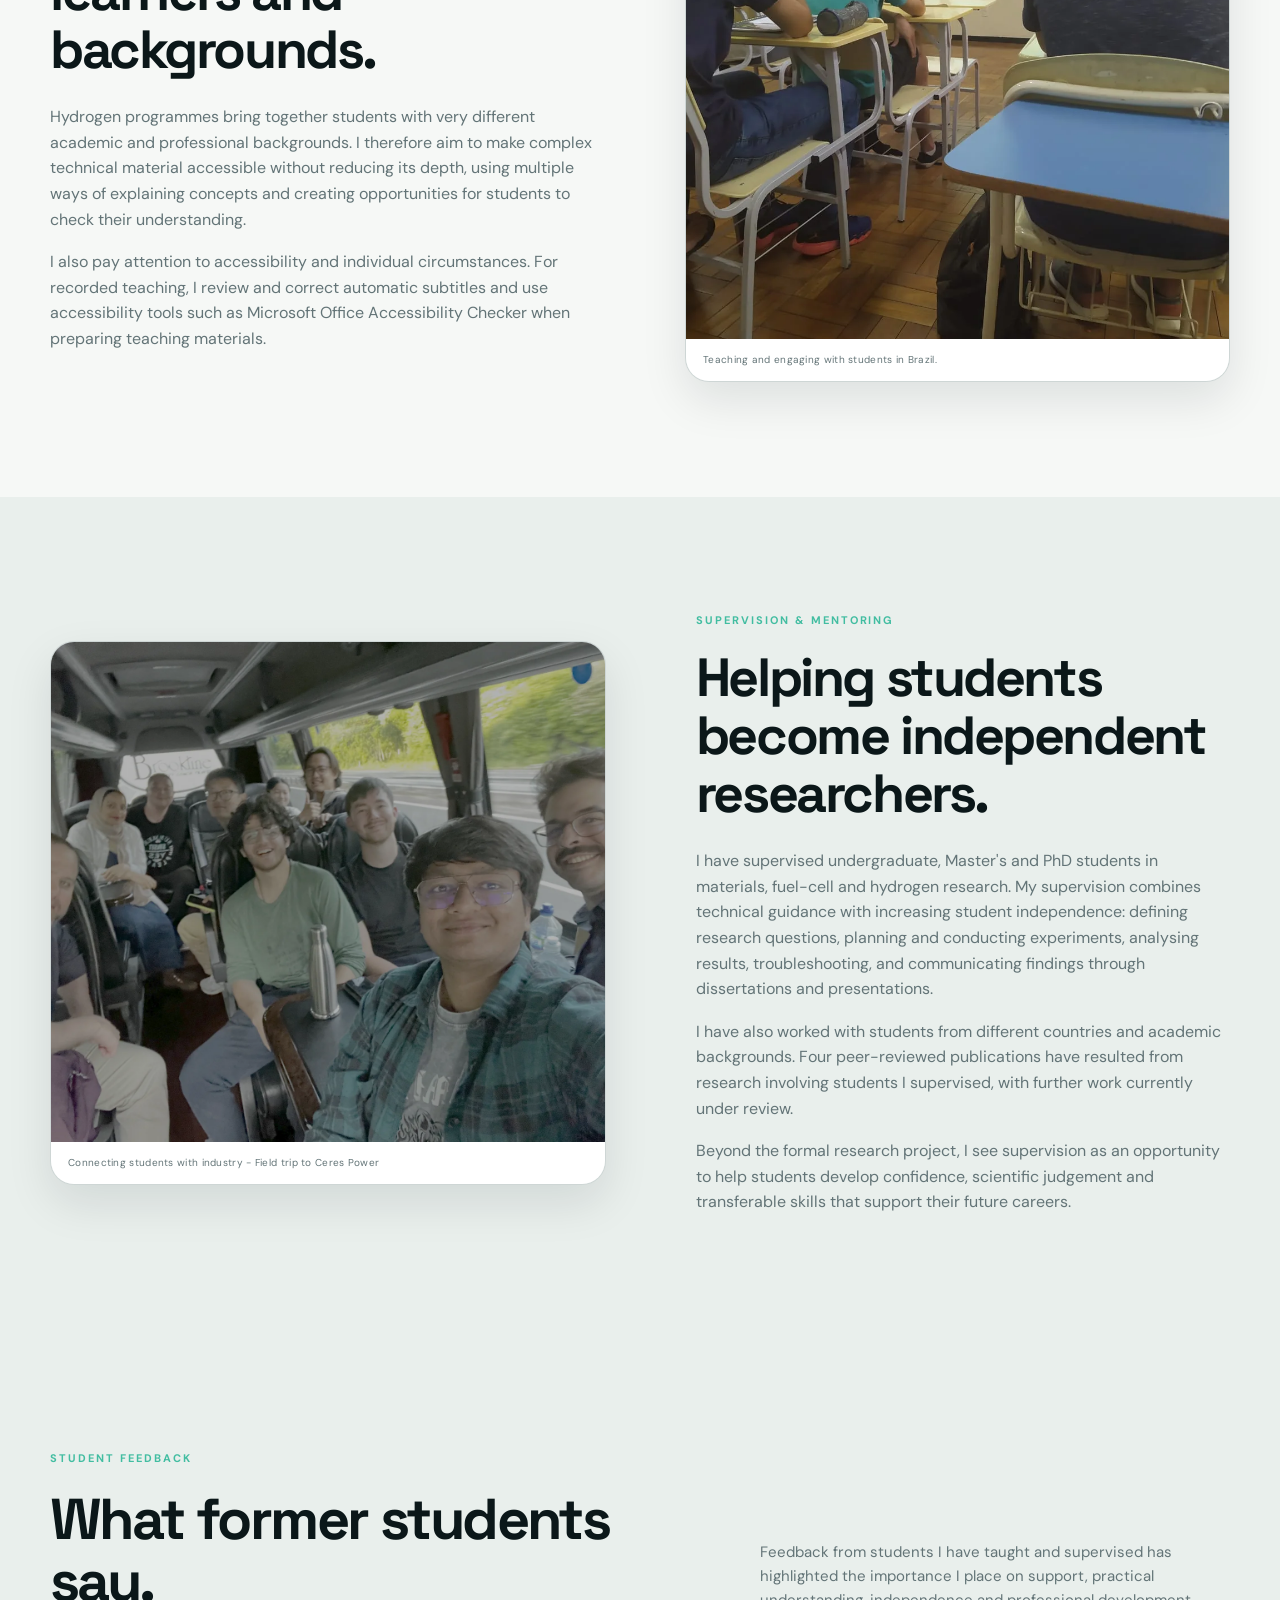
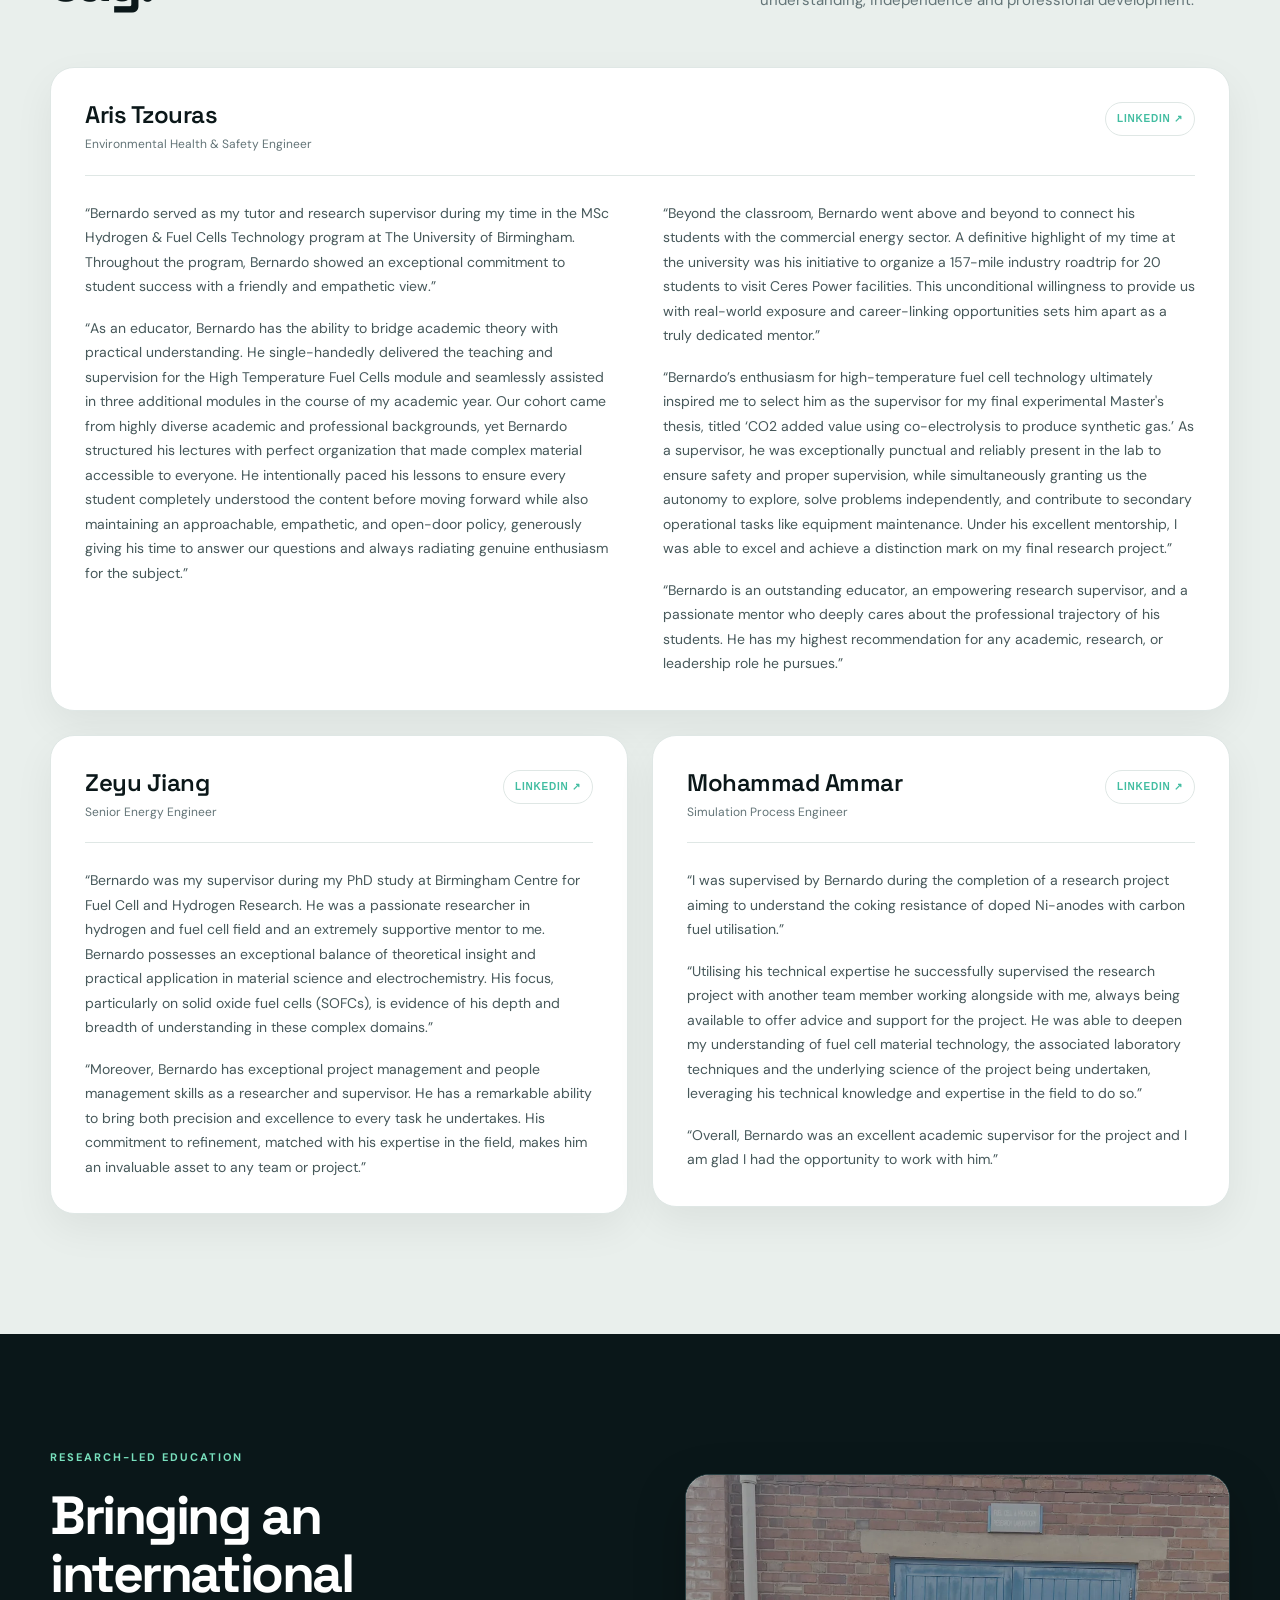
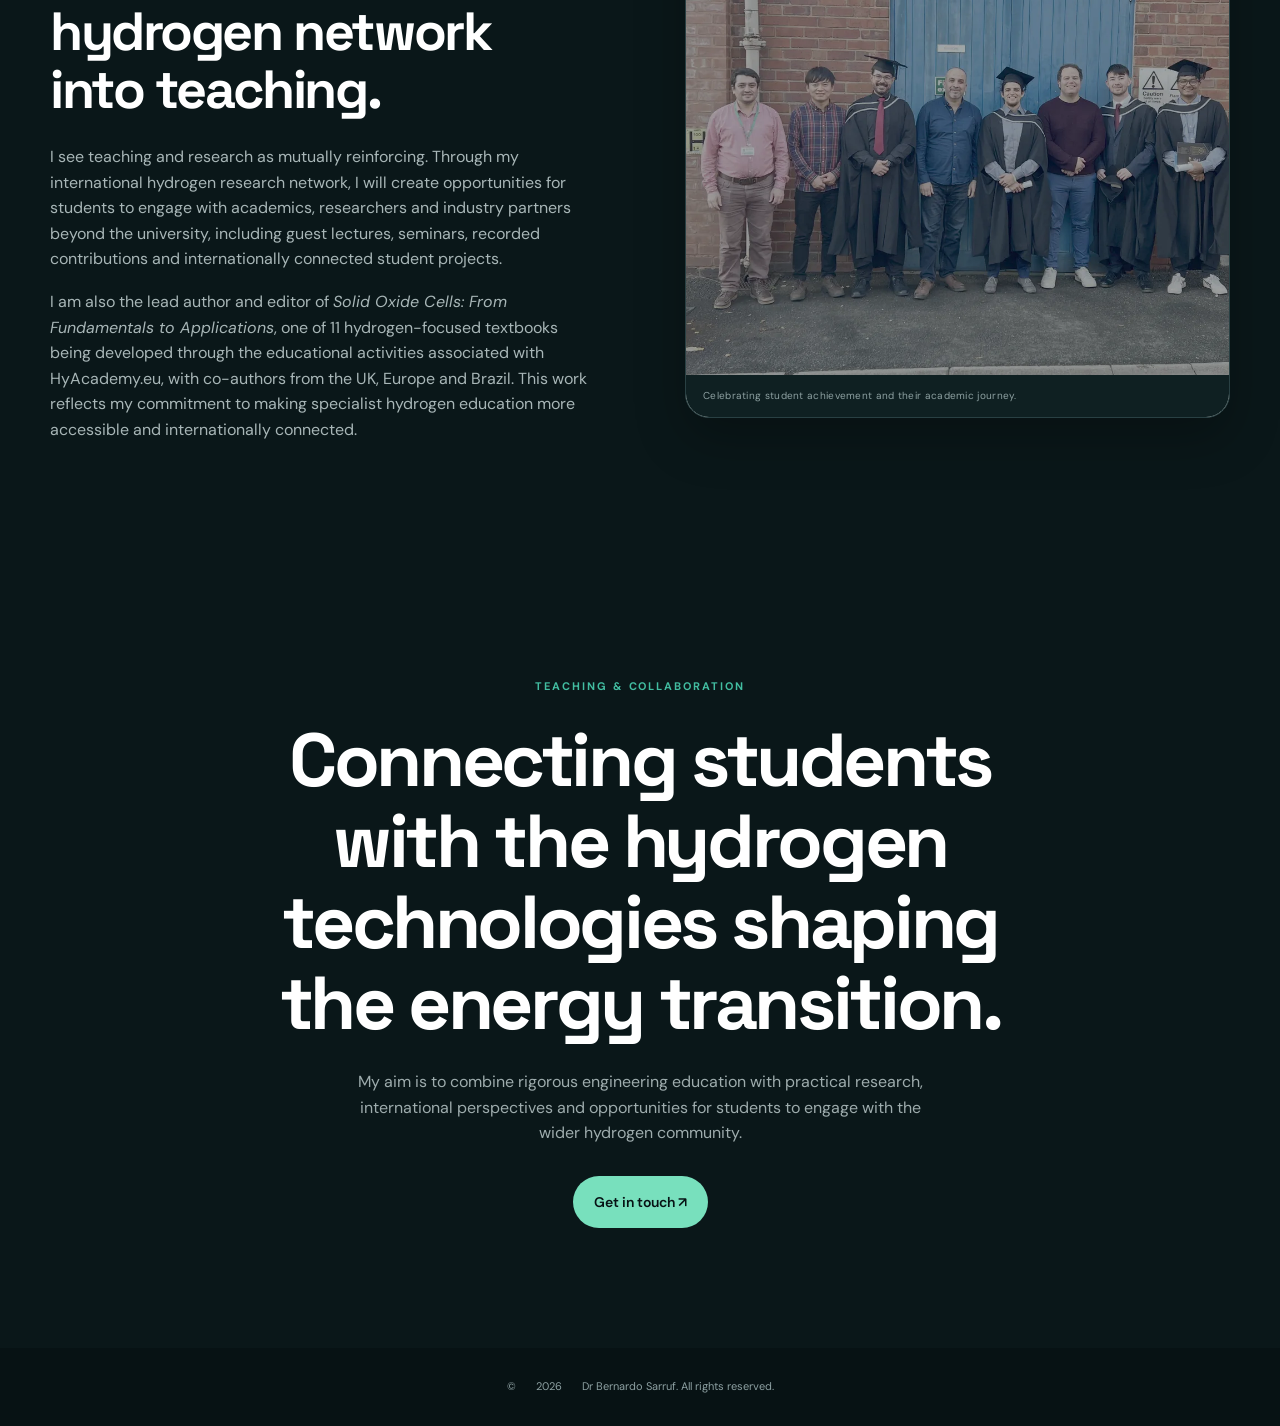
<file: teaching.html>
<!doctype html>
<html lang="en">
<head>
  <link rel="icon" type="image/svg+xml" href="favicon.svg">
<meta charset="utf-8">
<meta name="viewport" content="width=device-width,initial-scale=1">
<title>Teaching | Bernardo Sarruf</title>
<link rel="preconnect" href="https://fonts.googleapis.com">
<link rel="preconnect" href="https://fonts.gstatic.com" crossorigin>
<link href="https://fonts.googleapis.com/css2?family=DM+Sans:wght@400;500;600;700&family=Space+Grotesk:wght@400;500;600;700&display=swap" rel="stylesheet">
<link rel="stylesheet" href="css/style.css">
</head>
<body>
<header class="site-header">
  <nav class="nav container">
    <a class="brand" href="index.html"><span class="brand-mark"><img src="assets/bernardo-header.png" alt="Dr Bernardo Sarruf"></span><span>Bernardo Sarruf</span></a>
    <button class="menu-toggle" aria-label="Open menu" aria-expanded="false">☰</button>
    <div class="nav-links">
      <a href="about.html">About</a>
      <a href="projects.html">Portfolio</a>
      <a href="research.html">Publications</a>
      <a href="teaching.html" class="active">Teaching</a>
      <a class="nav-cta" href="contact.html">Contact</a>
    </div>
  </nav>
</header>

<section class="page-hero teaching-hero">
  <div class="container">
    <div class="breadcrumb"><a href="index.html">HOME</a> / TEACHING</div>
    <p class="eyebrow light">TEACHING</p>
    <h1>Research-led teaching for the <span>hydrogen transition.</span></h1>
    <p>I bring materials science, electrochemistry, practical experimentation and current hydrogen research into the learning environment, helping students connect engineering fundamentals with real technologies and challenges.</p>
  </div>
</section>

<section class="teaching-intro section">
  <div class="container two-col teaching-intro-grid">
    <div>
      <p class="eyebrow">TEACHING PHILOSOPHY</p>
      <h2>Active, inclusive and research-informed learning.</h2>
    </div>
    <div class="section-copy">
      <p>My teaching approach is centred on helping students understand not only the principles behind hydrogen technologies, but also how those principles are applied in real engineering and research environments. I combine concise lectures with active learning, tutorials, practical activities and research-led examples.</p>
      <p>I use a blended approach that incorporates flipped-learning activities, short pre-recorded materials and continuous feedback. This allows classroom time to focus on discussion, problem-solving and deeper engagement, whilst recognising that students arrive with different academic and professional backgrounds.</p>
      <p>My aim is to create an environment in which students feel supported to ask questions, challenge ideas, develop confidence and progressively become independent learners and researchers.</p>
    </div>
  </div>
</section>

<section class="teaching-story story-light">
  <div class="container story-grid">
    <div class="story-text">
      <p class="eyebrow">TEACHING EXPERIENCE</p>
      <h2>From materials science to hydrogen technologies.</h2>
      <p>I have more than a decade of teaching and academic supervision experience across undergraduate and postgraduate education in Brazil and the UK. At the University of Birmingham, I have contributed to Introduction to Hydrogen Technologies and Hydrogen and Hydrogen-Based Fuels, and led teaching for High-Temperature Fuel Cells.</p>
      <p>At UFRJ, I taught Principles of Materials Science, Materials Characterisation and Phase Transformations, alongside specialist fuel-cell teaching. These experiences have allowed me to teach across different levels, from fundamental materials concepts to advanced electrochemical technologies.</p>
    </div>
    <figure class="story-image scroll-image">
      <img src="assets/teaching/birmingham-lecture.webp" alt="Dr Bernardo Sarruf teaching a solid oxide cells class at the University of Birmingham" loading="lazy">
      <figcaption>Teaching solid oxide cells and electrochemical technologies at the University of Birmingham.</figcaption>
    </figure>
  </div>
</section>

<section class="teaching-story story-dark">
  <div class="container story-grid story-grid-reverse">
    <figure class="story-image scroll-image">
      <img src="assets/teaching/hydrogen-lecture.webp" alt="Dr Bernardo Sarruf teaching a hydrogen technology class at the University of Birmingham" loading="lazy">
      <figcaption>Bringing hydrogen technology concepts into the classroom.</figcaption>
    </figure>
    <div class="story-text">
      <p class="eyebrow light">ACTIVE &amp; PRACTICAL LEARNING</p>
      <h2>Connecting theory with the laboratory.</h2>
      <p>I use practical research examples to help students understand how materials, electrochemistry and operating conditions influence real devices. Where appropriate, teaching is connected to laboratory work, experimental data, electrochemical testing and the challenges encountered during research.</p>
      <p>For flipped-learning activities, students can engage with short recorded material before class, whilst classroom sessions are used for questions, discussion, tutorials and applied problem-solving. I also use continuous assessment techniques such as traffic-light feedback and one-minute feedback to identify areas that need further explanation.</p>
    </div>
  </div>
</section>

<section class="teaching-story story-light">
  <div class="container story-grid">
    <div class="story-text">
      <p class="eyebrow">INCLUSIVE TEACHING</p>
      <h2>Supporting different learners and backgrounds.</h2>
      <p>Hydrogen programmes bring together students with very different academic and professional backgrounds. I therefore aim to make complex technical material accessible without reducing its depth, using multiple ways of explaining concepts and creating opportunities for students to check their understanding.</p>
      <p>I also pay attention to accessibility and individual circumstances. For recorded teaching, I review and correct automatic subtitles and use accessibility tools such as Microsoft Office Accessibility Checker when preparing teaching materials.</p>
    </div>
    <figure class="story-image scroll-image">
      <img src="assets/teaching/brazil-classroom.webp" alt="Dr Bernardo Sarruf teaching students in Brazil" loading="lazy">
      <figcaption>Teaching and engaging with students in Brazil.</figcaption>
    </figure>
  </div>
</section>

<section class="teaching-story story-mid" id="supervision">
  <div class="container story-grid story-grid-reverse">
    <figure class="story-image scroll-image">
      <img src="assets/teaching/industry-roadtrip.webp" alt="Dr Bernardo Sarruf travelling with students on an industry visit" loading="lazy">
      <figcaption>Connecting students with industry - Field trip to Ceres Power</figcaption>
    </figure>
    <div class="story-text">
      <p class="eyebrow">SUPERVISION &amp; MENTORING</p>
      <h2>Helping students become independent researchers.</h2>
      <p>I have supervised undergraduate, Master's and PhD students in materials, fuel-cell and hydrogen research. My supervision combines technical guidance with increasing student independence: defining research questions, planning and conducting experiments, analysing results, troubleshooting, and communicating findings through dissertations and presentations.</p>
      <p>I have also worked with students from different countries and academic backgrounds. Four peer-reviewed publications have resulted from research involving students I supervised, with further work currently under review.</p>
      <p>Beyond the formal research project, I see supervision as an opportunity to help students develop confidence, scientific judgement and transferable skills that support their future careers.</p>
    </div>
  </div>
</section>

<section class="testimonials-section">
  <div class="container">
    <div class="section-heading testimonials-heading">
      <div>
        <p class="eyebrow">STUDENT FEEDBACK</p>
        <h2>What former students say.</h2>
      </div>
      <p>Feedback from students I have taught and supervised has highlighted the importance I place on support, practical understanding, independence and professional development.</p>
    </div>

    <div class="testimonial-grid">
      <article class="testimonial-card testimonial-card-featured">
        <div class="testimonial-top">
          <div>
            <h3>Aris Tzouras</h3>
            <p>Environmental Health &amp; Safety Engineer</p>
          </div>
          <a class="testimonial-link" href="https://www.linkedin.com/in/aris-tzouras-583994194/" target="_blank" rel="noopener">LinkedIn ↗︎</a>
        </div>
        <blockquote>
          <p>“Bernardo served as my tutor and research supervisor during my time in the MSc Hydrogen &amp; Fuel Cells Technology program at The University of Birmingham. Throughout the program, Bernardo showed an exceptional commitment to student success with a friendly and empathetic view.”</p>
          <p>“As an educator, Bernardo has the ability to bridge academic theory with practical understanding. He single-handedly delivered the teaching and supervision for the High Temperature Fuel Cells module and seamlessly assisted in three additional modules in the course of my academic year. Our cohort came from highly diverse academic and professional backgrounds, yet Bernardo structured his lectures with perfect organization that made complex material accessible to everyone. He intentionally paced his lessons to ensure every student completely understood the content before moving forward while also maintaining an approachable, empathetic, and open-door policy, generously giving his time to answer our questions and always radiating genuine enthusiasm for the subject.”</p>
          <p>“Beyond the classroom, Bernardo went above and beyond to connect his students with the commercial energy sector. A definitive highlight of my time at the university was his initiative to organize a 157-mile industry roadtrip for 20 students to visit Ceres Power facilities. This unconditional willingness to provide us with real-world exposure and career-linking opportunities sets him apart as a truly dedicated mentor.”</p>
          <p>“Bernardo’s enthusiasm for high-temperature fuel cell technology ultimately inspired me to select him as the supervisor for my final experimental Master's thesis, titled ‘CO2 added value using co-electrolysis to produce synthetic gas.’ As a supervisor, he was exceptionally punctual and reliably present in the lab to ensure safety and proper supervision, while simultaneously granting us the autonomy to explore, solve problems independently, and contribute to secondary operational tasks like equipment maintenance. Under his excellent mentorship, I was able to excel and achieve a distinction mark on my final research project.”</p>
          <p>“Bernardo is an outstanding educator, an empowering research supervisor, and a passionate mentor who deeply cares about the professional trajectory of his students. He has my highest recommendation for any academic, research, or leadership role he pursues.”</p>
        </blockquote>
      </article>

      <article class="testimonial-card">
        <div class="testimonial-top">
          <div>
            <h3>Zeyu Jiang</h3>
            <p>Senior Energy Engineer</p>
          </div>
          <a class="testimonial-link" href="https://www.linkedin.com/in/zeyu-jiang-ab3441138/" target="_blank" rel="noopener">LinkedIn ↗︎</a>
        </div>
        <blockquote>
          <p>“Bernardo was my supervisor during my PhD study at Birmingham Centre for Fuel Cell and Hydrogen Research. He was a passionate researcher in hydrogen and fuel cell field and an extremely supportive mentor to me. Bernardo possesses an exceptional balance of theoretical insight and practical application in material science and electrochemistry. His focus, particularly on solid oxide fuel cells (SOFCs), is evidence of his depth and breadth of understanding in these complex domains.”</p>
          <p>“Moreover, Bernardo has exceptional project management and people management skills as a researcher and supervisor. He has a remarkable ability to bring both precision and excellence to every task he undertakes. His commitment to refinement, matched with his expertise in the field, makes him an invaluable asset to any team or project.”</p>
        </blockquote>
      </article>

      <article class="testimonial-card">
        <div class="testimonial-top">
          <div>
            <h3>Mohammad Ammar</h3>
            <p>Simulation Process Engineer</p>
          </div>
          <a class="testimonial-link" href="https://www.linkedin.com/in/m-ammar-mirza/" target="_blank" rel="noopener">LinkedIn ↗︎</a>
        </div>
        <blockquote>
          <p>“I was supervised by Bernardo during the completion of a research project aiming to understand the coking resistance of doped Ni-anodes with carbon fuel utilisation.”</p>
          <p>“Utilising his technical expertise he successfully supervised the research project with another team member working alongside with me, always being available to offer advice and support for the project. He was able to deepen my understanding of fuel cell material technology, the associated laboratory techniques and the underlying science of the project being undertaken, leveraging his technical knowledge and expertise in the field to do so.”</p>
          <p>“Overall, Bernardo was an excellent academic supervisor for the project and I am glad I had the opportunity to work with him.”</p>
        </blockquote>
      </article>
    </div>
  </div>
</section>

<section class="teaching-story story-dark">
  <div class="container story-grid">
    <div class="story-text">
      <p class="eyebrow light">RESEARCH-LED EDUCATION</p>
      <h2>Bringing an international hydrogen network into teaching.</h2>
      <p>I see teaching and research as mutually reinforcing. Through my international hydrogen research network, I will create opportunities for students to engage with academics, researchers and industry partners beyond the university, including guest lectures, seminars, recorded contributions and internationally connected student projects.</p>
      <p>I am also the lead author and editor of <em>Solid Oxide Cells: From Fundamentals to Applications</em>, one of 11 hydrogen-focused textbooks being developed through the educational activities associated with HyAcademy.eu, with co-authors from the UK, Europe and Brazil. This work reflects my commitment to making specialist hydrogen education more accessible and internationally connected.</p>
    </div>
    <figure class="story-image scroll-image">
      <img src="assets/teaching/graduation.webp" alt="Dr Bernardo Sarruf with students at graduation" loading="lazy">
      <figcaption>Celebrating student achievement and their academic journey.</figcaption>
    </figure>
  </div>
</section>



<section class="cta-section">
  <div class="container cta-inner">
    <p class="eyebrow">TEACHING &amp; COLLABORATION</p>
    <h2>Connecting students with the hydrogen technologies shaping the energy transition.</h2>
    <p>My aim is to combine rigorous engineering education with practical research, international perspectives and opportunities for students to engage with the wider hydrogen community.</p>
    <div class="cta-actions">
      <a class="button button-light" href="contact.html">Get in touch ↗︎</a>
    </div>
  </div>
</section>

<footer class="footer"><div class="container footer-inner">© <span id="year"></span> Dr Bernardo Sarruf. All rights reserved.</div></footer>
<script src="js/script.js"></script>
</body>
</html>
</file>
<file: css/style.css>
*{box-sizing:border-box;margin:0;padding:0}
:root{--ink:#0b1719;--muted:#637477;--line:#dfe7e5;--paper:#f6f8f6;--white:#fff;--accent:#78e0bd;--accent2:#42bda1;--dark:#0a1719;--max:1180px}
html{scroll-behavior:smooth;width:100%;max-width:100%;overflow-x:clip}
body{width:100%;max-width:100%;overflow-x:clip}
body{font-family:"DM Sans",sans-serif;color:var(--ink);background:var(--paper);line-height:1.6}
h1,h2,h3,.brand{font-family:"Space Grotesk",sans-serif}
h1,h2,h3{line-height:1.08}
a{color:inherit;text-decoration:none}
.container{width:min(calc(100% - 48px),var(--max));margin:auto}
.site-header{position:fixed;z-index:20;top:0;left:0;right:0;background:rgba(246,248,246,.86);backdrop-filter:blur(14px);border-bottom:1px solid rgba(11,23,25,.08)}
.nav{height:76px;display:flex;align-items:center;justify-content:space-between}
.brand{font-weight:600;display:flex;align-items:center;gap:11px}
.brand-mark{width:35px;height:35px;border-radius:50%;display:grid;place-items:center;background:var(--ink);color:var(--accent);font-size:12px;font-weight:700}
.nav-links{display:flex;gap:28px;align-items:center;font-size:14px}
.nav-links a{opacity:.78;transition:.2s}.nav-links a:hover{opacity:1}.nav-links a.active{opacity:1;font-weight:700}
.nav-cta{background:var(--ink);color:#fff!important;padding:11px 17px;border-radius:100px;opacity:1!important;transition:transform .2s,box-shadow .25s,background .25s}.nav-cta:hover{transform:translateY(-1px);background:#142527;box-shadow:0 0 18px rgba(120,224,189,.22),0 5px 18px rgba(11,23,25,.16)}
.menu-toggle{display:none;border:0;background:none;font-size:24px}
.hero{min-height:100vh;padding:150px 0 35px;position:relative;overflow:hidden;background:#061b1c url("../assets/lab-background.webp") center center/cover no-repeat;color:#fff}.hero:before{content:"";position:absolute;inset:0;background:linear-gradient(90deg,rgba(2,18,19,.94) 0%,rgba(3,24,25,.84) 45%,rgba(3,25,26,.70) 100%),linear-gradient(180deg,rgba(8,76,65,.20),rgba(2,18,19,.84));pointer-events:none}.hero-grid,.hero-bottom{position:relative;z-index:1}
.hero-grid{display:grid;grid-template-columns:1.02fr .98fr;gap:55px;align-items:center;min-height:650px}
.eyebrow{font-size:11px;font-weight:700;letter-spacing:.18em;color:var(--accent2);margin-bottom:20px}
.eyebrow.light{color:var(--accent)}
.hero .eyebrow{color:#65d9bc}.hero h1{color:#fff;font-size:clamp(48px,6.3vw,82px);letter-spacing:-.055em;max-width:760px}
.hero h1 span{color:#38a88e}
.hero-text{font-size:19px;color:#c1d0d0;max-width:650px;margin:28px 0 32px}
.hero-actions{display:flex;gap:12px;flex-wrap:wrap}.hero .button-primary{background:#f4f7f5;color:#071819;border-color:#f4f7f5}.hero .button-ghost{color:#f4f7f5;border-color:rgba(244,247,245,.55);background:rgba(4,24,25,.18)}
.button{display:inline-flex;align-items:center;gap:14px;border-radius:100px;padding:14px 20px;font-weight:600;font-size:14px;border:1px solid transparent;transition:.2s}
.button span,.card-arrow,.publication-link,.testimonial-link{font-family:Arial,Helvetica,sans-serif;font-variant-emoji:text}
.button-primary{background:var(--ink);color:#fff}.button-primary:hover{transform:translateY(-2px)}
.button-ghost{border-color:var(--line)}.button-ghost:hover{border-color:var(--ink)}
.hero-meta{display:flex;gap:35px;margin-top:65px;padding-top:24px;border-top:1px solid rgba(197,221,219,.22)}
.hero-meta div{display:flex;flex-direction:column}.hero-meta strong{font-family:"Space Grotesk";font-size:32px;line-height:1}.hero-meta span{font-size:12px;color:#b5c5c5;text-transform:uppercase;letter-spacing:.08em;margin-top:9px}
.hero-visual{height:590px;position:relative;border:0;border-radius:32px;overflow:visible;background:transparent;box-shadow:none}
.hero-photo-overlay{position:absolute;inset:0;background:transparent}
.hero-photo:after{content:"";position:absolute;inset:0;background:linear-gradient(90deg,transparent 0%,rgba(7,28,29,.08) 45%,rgba(5,30,30,.76) 100%);pointer-events:none}
.hero-portrait-wrap{position:absolute;z-index:3;width:310px;height:310px;right:8%;top:50%;transform:translateY(-50%);border-radius:50%;display:grid;place-items:center;overflow:hidden;background:rgba(4,27,28,.42);box-shadow:0 0 80px rgba(56,168,142,.18)}
.hero-portrait-ring{position:absolute;inset:-2px;border:2px solid rgba(92,226,193,.82);border-radius:50%;box-shadow:0 0 30px rgba(92,226,193,.18)}
.hero-portrait{width:100%;height:100%;object-fit:cover;border-radius:50%;object-position:50% 44%;transform:scale(1.12);filter:saturate(.92) contrast(1.03)}
.hero-photo-orbit{position:absolute;z-index:2;border:1px solid rgba(71,204,174,.22);border-radius:50%;pointer-events:none}
.hero-photo-orbit.orbit-a{width:430px;height:250px;right:-20px;top:50%;transform:translateY(-50%) rotate(-18deg)}
.hero-photo-orbit.orbit-b{width:500px;height:310px;right:-55px;top:50%;transform:translateY(-50%) rotate(22deg);border-color:rgba(71,204,174,.13)}
.hero-visual:before{content:"";position:absolute;inset:0;z-index:1;background-image:linear-gradient(rgba(120,224,189,.07) 1px,transparent 1px),linear-gradient(90deg,rgba(120,224,189,.07) 1px,transparent 1px);background-size:45px 45px;pointer-events:none}

.hero-bottom{display:flex;align-items:center;gap:15px;font-size:9px;letter-spacing:.15em;color:var(--muted)}.scroll-line{width:55px;height:1px;background:var(--line)}
.section{padding:120px 0}.two-col{display:grid;grid-template-columns:1fr 1fr;gap:100px}
h2{font-size:clamp(38px,4.5vw,62px);letter-spacing:-.045em}
.section-copy{color:var(--muted);font-size:17px}.research-vision-copy{padding-top:24px}.section-copy p+p{margin-top:18px}
.link-row{margin-top:30px;color:var(--ink);font-weight:600}.link-row a:hover{text-decoration:underline}
.dark-section{background:var(--dark);color:#fff}.section-heading,.network-head{display:flex;justify-content:space-between;gap:60px;align-items:end;margin-bottom:55px}.heading-note{max-width:390px;color:#9eacad;font-size:15px}
.research-grid{display:grid;grid-template-columns:repeat(4,1fr);gap:1px;background:#294043}
.research-card{background:var(--dark);min-height:330px;padding:28px;position:relative;transition:.25s;overflow:hidden}.research-card:hover{background:#112426;transform:translateY(-4px)}
.card-number{font-size:11px;color:#688184}.research-card h3{font-size:22px;margin:90px 0 0;transition:.25s}.research-details{list-style:none;margin:22px 0 0;padding:0;color:#9eacad;font-size:14px;line-height:1.8;opacity:0;transform:translateY(12px);transition:.3s ease;pointer-events:none}.research-details li{position:relative;padding-left:15px}.research-details li:before{content:"";position:absolute;left:0;top:.72em;width:4px;height:4px;border-radius:50%;background:var(--accent)}.research-card:hover h3{margin-top:45px}.research-card:hover .research-details{opacity:1;transform:translateY(0)}.card-arrow{position:absolute;right:28px;bottom:28px;color:var(--accent);transition:.25s}.research-card:hover .card-arrow{transform:translate(3px,-3px)}
.feature-project{display:grid;grid-template-columns:1fr 1fr;border:1px solid var(--line);background:#fff;margin-bottom:22px}.project-visual{min-height:390px;position:relative;display:grid;place-items:center;overflow:hidden;background:#0d2426;color:var(--accent)}.project-visual img{width:100%;height:100%;object-fit:cover;display:block}.project-visual.hydrogencent{background:#eef2f0}.project-visual.hydrogencent img{object-fit:cover}.project-visual>span{font:600 80px "Space Grotesk";letter-spacing:-.07em;position:relative;z-index:2}.rings{position:absolute;width:500px;height:500px;border:1px solid rgba(120,224,189,.25);border-radius:50%}.rings:before,.rings:after{content:"";position:absolute;border:1px solid rgba(120,224,189,.18);border-radius:50%;inset:70px}.rings:after{inset:145px}.project-content{padding:55px}.project-tag{font-size:10px;letter-spacing:.16em;font-weight:700;color:var(--accent2);margin-bottom:15px}.project-content h3{font-size:38px;margin-bottom:18px}.project-content>p{color:var(--muted);font-size:16px}.project-facts{display:flex;flex-wrap:wrap;gap:8px;margin-top:25px}.project-facts span{font-size:11px;border:1px solid var(--line);border-radius:30px;padding:7px 10px;color:var(--muted)}
.project-grid{display:grid;grid-template-columns:1fr 1fr;gap:22px}.project-card{background:#fff;border:1px solid var(--line)}.mini-visual{height:260px;display:grid;place-items:center;position:relative;overflow:hidden}.mini-visual img{width:100%;height:100%;object-fit:cover;display:block}.image-visual{background:#eef2f0}.mini-visual span{font:600 44px "Space Grotesk";position:relative;z-index:2}.coating{background:#e2eee9;color:#143d36}.coating:before{content:"";position:absolute;width:330px;height:330px;border-radius:50%;border:50px solid rgba(66,189,161,.13)}.coating span span{color:#42bda1}.flexell{background:#17292c;color:#baffea}.flexell:before{content:"";position:absolute;width:520px;height:120px;border:1px solid rgba(120,224,189,.35);border-radius:50%;transform:rotate(-25deg)}.project-body{padding:30px}.project-body h3{font-size:28px;margin-bottom:10px}.project-body p:not(.project-tag){color:var(--muted);font-size:14px}
.publications{background:#e8eeeb}.publication-panel{background:#fff;border:1px solid var(--line);padding:30px}.publication-stat{display:flex;align-items:end;gap:15px;padding-bottom:25px;border-bottom:1px solid var(--line)}.publication-stat strong{font:600 56px "Space Grotesk";color:var(--accent2)}.publication-stat span{font-size:12px;color:var(--muted);padding-bottom:9px}.pub-placeholder{padding:65px 20px}.pub-year{font-size:10px;letter-spacing:.16em;color:var(--accent2);font-weight:700}.pub-placeholder h3{font-size:29px;margin:15px 0 10px}.pub-placeholder p{color:var(--muted);font-size:14px;margin-bottom:20px}.pub-placeholder a{font-weight:600;font-size:14px}.button-dark{background:var(--ink);color:#fff;margin-top:30px}
.network-section{background:var(--paper)}.network-head>p{max-width:420px;color:var(--muted);font-size:15px}.map-card{height:430px;width:100%;max-width:100%;box-sizing:border-box;position:relative;overflow:hidden;border-radius:26px;background:#0d2022;border:1px solid #254144}.network-map-card{height:auto;aspect-ratio:1840/854;background:#0d2022}.network-map-card img{width:100%;height:100%;display:block;object-fit:cover}.network-countries{display:flex;flex-wrap:wrap;gap:8px;margin-top:16px}.network-countries span{font-size:10px;letter-spacing:.02em;color:var(--muted);border:1px solid var(--line);border-radius:30px;padding:6px 9px;background:#fff}.map-grid{position:absolute;inset:0;background-image:linear-gradient(rgba(120,224,189,.055) 1px,transparent 1px),linear-gradient(90deg,rgba(120,224,189,.055) 1px,transparent 1px);background-size:40px 40px}.map-title{position:absolute;left:30px;top:28px;font-size:10px;letter-spacing:.16em;color:#8ca2a3}.map-point{position:absolute;color:#c8ffeb;font-size:12px;display:flex;align-items:center;gap:8px}.map-point:before{content:"";width:9px;height:9px;border-radius:50%;background:var(--accent);box-shadow:0 0 0 7px rgba(120,224,189,.1)}.uk{left:50%;top:31%}.eu{left:63%;top:36%}.br{left:38%;top:66%}.na{left:20%;top:37%}.au{left:79%;top:71%}.map-lines{position:absolute;inset:0;width:100%;max-width:100%;height:100%;pointer-events:none;display:block;overflow:hidden}.map-lines path{fill:none;stroke:rgba(120,224,189,.35);stroke-width:1;stroke-dasharray:5 8}
.cta-section{padding:120px 0;background:var(--dark);color:#fff}.cta-inner{text-align:center;max-width:780px}.cta-inner .eyebrow{margin-bottom:25px}.cta-inner h2{font-size:clamp(46px,6vw,75px)}.cta-inner>p:not(.eyebrow){color:#9eacad;max-width:580px;margin:25px auto 30px}.button-light{background:var(--accent);color:#071214;transition:transform .2s,box-shadow .25s,filter .25s}.button-light:hover{transform:translateY(-2px);filter:brightness(1.06);box-shadow:0 0 22px rgba(120,224,189,.35),0 6px 20px rgba(0,0,0,.16)}.button-outline-light{border-color:#456164;color:#fff}.button-outline-light:hover{border-color:#fff}
.footer{background:#071214;color:#8da0a2;padding:30px 0;font-size:11px}.footer-inner{display:flex;justify-content:center;align-items:center;text-align:center;gap:20px}.footer span{display:inline}
@media(max-width:900px){.nav-links{gap:16px}.hero-grid,.two-col{grid-template-columns:1fr}.hero-grid{padding-top:20px}.hero-visual{height:480px}.hero-portrait-wrap{width:250px;height:250px;right:8%}.research-grid{grid-template-columns:1fr 1fr}.feature-project{grid-template-columns:1fr}.project-grid{grid-template-columns:1fr}.two-col{gap:45px}.section-heading,.network-head{align-items:start;flex-direction:column;gap:20px}}
@media(max-width:650px){.network-section,.network-section .container{width:100%;max-width:100%;box-sizing:border-box;overflow-x:clip}.network-section .container{padding-left:15px;padding-right:15px}.map-card{width:100%;max-width:100%;box-sizing:border-box}.map-grid,.map-lines{max-width:100%;overflow:hidden}.container{width:min(calc(100% - 30px),var(--max))}.nav{height:66px}.menu-toggle{display:block}.nav-links{display:none;position:absolute;top:66px;left:15px;right:15px;background:#fff;border:1px solid var(--line);padding:20px;flex-direction:column;align-items:stretch;border-radius:16px;box-shadow:0 15px 40px rgba(0,0,0,.1)}.nav-links.open{display:flex}.nav-cta{text-align:center}.hero{padding-top:110px}.hero-grid{min-height:auto}.hero .eyebrow{color:#65d9bc}.hero h1{color:#fff;font-size:48px}.hero-text{font-size:16px}.hero-meta{gap:15px;flex-wrap:wrap;margin-top:40px}.hero-meta strong{font-size:23px}.hero-meta span{font-size:9px}.hero-visual{height:400px}.hero-portrait-wrap{width:210px;height:210px;right:50%;top:62%;transform:translate(50%,-50%)}.hero-photo-orbit.orbit-a{width:290px;height:180px}.hero-photo-orbit.orbit-b{width:340px;height:220px}.node{font-size:9px}.node-a{left:6%}.node-b{right:5%}.node-c{left:5%}.node-d{right:4%}.section{padding:80px 0}.research-grid{grid-template-columns:1fr}.research-card{min-height:260px}.icon{margin:40px 0 25px}.project-visual{min-height:280px}.project-visual>span{font-size:55px}.project-content{padding:30px}.project-content h3{font-size:29px}.mini-visual{height:210px}.map-card{height:360px}.map-point{font-size:10px}.footer-inner{flex-direction:column}}
.page-hero{padding:160px 0 90px;background:var(--dark);color:#fff}.page-hero h1{font-size:clamp(52px,7vw,88px);max-width:850px;letter-spacing:-.055em}.page-hero h1 span{color:var(--accent)}.page-hero p:not(.eyebrow){color:#a7b6b7;max-width:650px;font-size:18px;margin-top:25px}.breadcrumb{font-size:10px;letter-spacing:.14em;color:#789091;margin-bottom:30px}.breadcrumb a{color:inherit;text-decoration:none;transition:color .2s}.breadcrumb a:hover{color:var(--accent)}.detail-section{padding:100px 0}.detail-grid{display:grid;grid-template-columns:repeat(2,1fr);gap:22px;margin-top:55px}.detail-card{padding:35px;background:#fff;border:1px solid var(--line)}.detail-card h3{font-size:23px;margin-bottom:12px}.detail-card p{font-size:14px;color:var(--muted)}

/* Refined homepage interactions */
.feature-project .project-content h3{font-size:44px}
.scroll-image{will-change:transform,opacity;transition:transform .9s cubic-bezier(.2,.7,.2,1),opacity .9s ease}
.scroll-image:not(.is-visible){opacity:0;transform:translateY(42px) scale(.97)}
.scroll-image.is-visible{opacity:1;transform:translateY(0) scale(1)}
.cta-actions{display:flex;justify-content:center;align-items:center}
.credentials-section .achievement-grid{display:grid;grid-template-columns:repeat(3,1fr);gap:35px;text-align:center}.credentials-section .achievement-grid strong{font-size:42px;line-height:1;font-family:"Space Grotesk"}
.credentials-section .achievement-grid span{display:block;margin-top:10px;font-size:14px}
@media(max-width:650px){.credentials-section .achievement-grid{grid-template-columns:1fr;gap:28px}.hero-meta strong{font-size:27px}.hero-meta span{font-size:10px;margin-top:7px}.feature-project .project-content h3{font-size:34px}.credentials-section .achievement-grid strong{font-size:34px}}

/* Publications page */
.publications-hero{padding-bottom:105px}
.publications-section{padding:105px 0 125px;background:var(--paper)}
.publications-intro{display:grid;grid-template-columns:1fr auto;gap:60px;align-items:end;margin-bottom:55px}
.publications-intro h2{max-width:650px}
.publication-count{display:flex;align-items:flex-end;gap:15px;padding:0 4px 8px 30px;border-left:1px solid var(--line)}
.publication-count strong{font:600 58px/1 "Space Grotesk";color:var(--accent2)}
.publication-count span{font-size:11px;line-height:1.35;letter-spacing:.08em;text-transform:uppercase;color:var(--muted);padding-bottom:5px}
.publication-list{border-top:1px solid var(--line)}
.publication-year{padding:38px 0 14px;font-size:11px;font-weight:700;letter-spacing:.18em;color:var(--accent2)}
.publication-item{display:grid;grid-template-columns:55px 1fr auto;gap:25px;align-items:center;padding:28px 0;border-bottom:1px solid var(--line);transition:padding .25s ease,background .25s ease}
.publication-item:hover{padding-left:14px;padding-right:14px;background:#fff}
.publication-index{font:500 13px "Space Grotesk";color:#8a9a9b}
.publication-main h3{font:600 20px/1.25 "Space Grotesk";letter-spacing:-.015em;max-width:850px}
.publication-main p{margin-top:9px;color:var(--muted);font-size:12px;line-height:1.55}
.publication-main em{font-style:normal;color:#405557}
.publication-link{font-size:11px;font-weight:700;letter-spacing:.08em;color:var(--accent2);white-space:nowrap;border:1px solid var(--line);border-radius:100px;padding:9px 13px;transition:.2s}
.publication-link:hover{color:var(--ink);border-color:var(--accent2);box-shadow:0 0 16px rgba(120,224,189,.18);transform:translateY(-1px)}
@media(max-width:700px){.publications-intro{grid-template-columns:1fr;gap:28px}.publication-count{border-left:0;border-top:1px solid var(--line);padding:20px 0 0}.publication-item{grid-template-columns:35px 1fr;gap:14px}.publication-link{grid-column:2;justify-self:start;margin-top:2px}.publication-main h3{font-size:18px}.publications-section{padding:80px 0 95px}}

/* About page — professional journey */
.about-hero{padding-bottom:105px}
.about-hero p:not(.eyebrow){max-width:760px}
.about-intro{background:var(--paper)}
.about-intro-grid{align-items:start}
.about-story{padding:115px 0}
.story-light{background:var(--paper)}
.story-mid{background:#e9efec}
.story-dark{background:var(--dark);color:#fff}
.story-grid{display:grid;grid-template-columns:1fr 1fr;gap:90px;align-items:center}
.story-grid-reverse{grid-template-columns:1.02fr .98fr}
.story-grid-reverse .story-text{order:2}
.story-grid-reverse .story-image{order:1}
.story-text{max-width:590px}
.story-text h2{font-size:clamp(38px,4.2vw,58px);margin-bottom:25px}
.story-text p:not(.eyebrow){color:var(--muted);font-size:16px;margin-top:17px}
.story-dark .story-text p:not(.eyebrow){color:#a8b6b7}
.story-image{margin:0;overflow:hidden;border-radius:24px;border:1px solid rgba(11,23,25,.08);background:#dfe7e5;box-shadow:0 18px 45px rgba(11,23,25,.10)}
.story-dark .story-image{border-color:#294043;box-shadow:0 20px 50px rgba(0,0,0,.25)}
.story-image img{display:block;width:100%;height:500px;object-fit:cover;transition:transform .8s cubic-bezier(.2,.7,.2,1)}
.story-image.wide img{height:430px}
.story-image:hover img{transform:scale(1.025)}
.story-image figcaption{padding:13px 17px;font-size:10px;letter-spacing:.03em;color:var(--muted);background:#fff}
.story-dark .story-image figcaption{background:#0f2022;color:#8ea1a2}
.story-image.scroll-image{will-change:transform,opacity;transition:transform .9s cubic-bezier(.2,.7,.2,1),opacity .9s ease}
.story-image.scroll-image:not(.is-visible){opacity:0;transform:translateY(42px) scale(.97)}
.story-image.scroll-image.is-visible{opacity:1;transform:translateY(0) scale(1)}
@media(max-width:900px){.story-grid,.story-grid-reverse{grid-template-columns:1fr;gap:45px}.story-grid-reverse .story-text,.story-grid-reverse .story-image{order:initial}.story-text{max-width:none}.story-image img,.story-image.wide img{height:390px}}
@media(max-width:650px){.about-story{padding:80px 0}.story-image img,.story-image.wide img{height:300px}.story-text h2{font-size:38px}}

/* Teaching page */
.teaching-hero{padding-bottom:105px}
.teaching-hero p:not(.eyebrow){max-width:780px}
.teaching-intro{background:var(--paper)}
.teaching-intro-grid{align-items:start}
.teaching-story{padding:115px 0}
.teaching-development{background:var(--paper)}
.testimonials-section{padding:120px 0;background:#e9efec}
.testimonials-heading{align-items:end;margin-bottom:55px}
.testimonials-heading>p{max-width:470px;color:var(--muted);font-size:15px}
.testimonial-grid{display:grid;grid-template-columns:repeat(2,1fr);gap:24px;align-items:start}
.testimonial-card{background:#fff;border:1px solid var(--line);border-radius:24px;padding:34px;box-shadow:0 15px 40px rgba(11,23,25,.06)}
.testimonial-card-featured{grid-column:1 / -1}
.testimonial-top{display:flex;justify-content:space-between;align-items:flex-start;gap:20px;margin-bottom:25px;padding-bottom:20px;border-bottom:1px solid var(--line)}
.testimonial-top h3{font:600 24px/1.1 "Space Grotesk";letter-spacing:-.02em}
.testimonial-top p{margin-top:7px;color:var(--muted);font-size:12px}
.testimonial-link{font-size:10px;font-weight:700;letter-spacing:.08em;text-transform:uppercase;color:var(--accent2);white-space:nowrap;border:1px solid var(--line);border-radius:100px;padding:8px 11px;transition:.2s}
.testimonial-link:hover{color:var(--ink);border-color:var(--accent2);box-shadow:0 0 16px rgba(120,224,189,.18);transform:translateY(-1px)}
.testimonial-card blockquote{margin:0}
.testimonial-card blockquote p{font-size:14px;line-height:1.75;color:#46585a;margin:0 0 17px}
.testimonial-card blockquote p:last-child{margin-bottom:0}
.testimonial-card-featured blockquote{columns:2;column-gap:45px}
.testimonial-card-featured blockquote p{break-inside:avoid}
@media(max-width:900px){.testimonial-grid{grid-template-columns:1fr}.testimonial-card-featured{grid-column:auto}.testimonial-card-featured blockquote{columns:1}}
@media(max-width:650px){.teaching-story{padding:80px 0}.testimonials-section{padding:80px 0}.testimonial-card{padding:25px}.testimonial-top{flex-direction:column}.testimonial-link{align-self:flex-start}}

/* About page image gallery */
.about-gallery{background:var(--paper);padding-top:105px;padding-bottom:115px}
.about-gallery .section-heading{display:grid;grid-template-columns:1.15fr .85fr;gap:70px;align-items:end;margin-bottom:48px}
.about-gallery .section-heading h2{margin:0;max-width:700px}
.about-gallery .section-heading>p{max-width:520px;margin:0;color:var(--muted);line-height:1.8}
.about-gallery-grid{display:grid;grid-template-columns:repeat(4,1fr);grid-auto-rows:210px;gap:16px}
.about-gallery-item{margin:0;overflow:hidden;border-radius:20px;background:#dfe7e5;border:1px solid rgba(11,23,25,.08);box-shadow:0 15px 38px rgba(11,23,25,.08);will-change:transform,opacity;transition:transform .9s cubic-bezier(.2,.7,.2,1),opacity .9s ease}
.about-gallery-item img{display:block;width:100%;height:100%;object-fit:cover;transition:transform .8s cubic-bezier(.2,.7,.2,1)}
.about-gallery-item:hover img{transform:scale(1.025)}
.about-gallery-item.gallery-landscape{grid-column:span 2}
.about-gallery-item.gallery-portrait{grid-row:span 2}
.about-gallery-item.scroll-image:not(.is-visible){opacity:0;transform:translateY(42px) scale(.97)}
.about-gallery-item.scroll-image.is-visible{opacity:1;transform:translateY(0) scale(1)}
@media(max-width:900px){.about-gallery .section-heading{grid-template-columns:1fr;gap:20px}.about-gallery-grid{grid-template-columns:repeat(2,1fr);grid-auto-rows:220px}.about-gallery-item.gallery-landscape{grid-column:span 2}.about-gallery-item.gallery-portrait{grid-row:span 2}}
@media(max-width:650px){.about-gallery{padding-top:80px;padding-bottom:85px}.about-gallery-grid{grid-template-columns:1fr;grid-auto-rows:300px}.about-gallery-item.gallery-landscape,.about-gallery-item.gallery-portrait{grid-column:span 1;grid-row:span 1}}

/* Contact page */
.contact-form-section{padding:110px 0 120px;background:var(--paper)}
.contact-form-grid{display:grid;grid-template-columns:.78fr 1.22fr;gap:90px;align-items:start}
.contact-form-intro{max-width:500px;padding-top:8px}
.contact-form-intro h2{font-size:clamp(42px,4.5vw,62px);margin-bottom:25px}
.contact-form-intro>p:last-child{color:var(--muted);font-size:16px;line-height:1.8}
.contact-form{background:#fff;border:1px solid var(--line);padding:40px;box-shadow:0 18px 45px rgba(11,23,25,.06)}
.form-field{margin-bottom:24px}
.form-field label{display:block;font:600 13px/1.2 "Space Grotesk",sans-serif;margin-bottom:9px}
.form-field input,.form-field textarea{width:100%;border:1px solid #cfdad7;background:#fbfcfb;color:var(--ink);font:400 15px/1.5 "DM Sans",sans-serif;padding:13px 14px;border-radius:2px;outline:none;transition:border-color .2s,box-shadow .2s,background .2s}
.form-field textarea{resize:vertical;min-height:170px}
.form-field input:focus,.form-field textarea:focus{border-color:var(--accent2);background:#fff;box-shadow:0 0 0 3px rgba(66,189,161,.10)}
.form-submit{cursor:pointer;border:0;margin-top:2px;padding:14px 22px}
.form-submit span{font-size:17px}
.form-honeypot{position:absolute!important;left:-9999px!important;width:1px!important;height:1px!important;opacity:0!important;pointer-events:none!important}
@media(max-width:900px){.contact-form-grid{grid-template-columns:1fr;gap:50px}.contact-form-intro{max-width:700px}}
@media(max-width:650px){.contact-form-section{padding:80px 0 90px}.contact-form{padding:25px}.contact-form-intro h2{font-size:40px}}

/* Portfolio */
.portfolio-section{padding:105px 0 115px;background:var(--paper)}
.portfolio-project{display:grid;grid-template-columns:1fr 1fr;gap:0;margin-bottom:28px;border:1px solid var(--line);overflow:hidden;border-radius:24px;box-shadow:0 18px 45px rgba(11,23,25,.08)}
.portfolio-project:last-child{margin-bottom:0}
.portfolio-project-dark{background:var(--dark);color:#fff}
.portfolio-project-light{background:#fff;color:var(--ink)}
.portfolio-project:nth-child(even) .portfolio-image{order:2}
.portfolio-project:nth-child(even) .portfolio-copy{order:1}
.portfolio-project-full{grid-template-columns:1fr}
.portfolio-project-full .portfolio-copy{grid-column:1/-1}
.portfolio-image{min-height:520px;overflow:hidden;background:#dfe7e5}
.portfolio-image img{width:100%;height:100%;min-height:520px;object-fit:cover;display:block;transition:transform .9s cubic-bezier(.2,.7,.2,1)}
.portfolio-project:hover .portfolio-image img{transform:scale(1.025)}
.portfolio-copy{padding:55px 55px 52px}
.portfolio-copy h2{font:600 clamp(38px,4vw,58px) "Space Grotesk",sans-serif;letter-spacing:-.045em;margin:0 0 22px}
.project-logo-title{height:88px;display:flex;align-items:center;margin-bottom:22px}
.project-logo{display:block;width:auto;height:auto;object-fit:contain}
.project-logo-white{filter:brightness(0) invert(1);max-width:210px;max-height:78px}
.project-logo-hypt{max-width:250px;max-height:92px}
.project-logo-flexell{max-width:170px;max-height:64px}
.project-logo-hidro{max-width:215px;max-height:64px}

.portfolio-copy p:not(.project-tag){font-size:15px;line-height:1.78;margin:0 0 18px;color:var(--muted)}
.portfolio-project-dark .portfolio-copy p:not(.project-tag){color:#a8b6b7}
.portfolio-facts{display:flex;flex-wrap:wrap;gap:10px;margin-top:28px}
.portfolio-facts span{font-size:12px;line-height:1.4;padding:9px 13px;border-radius:30px;border:1px solid rgba(11,23,25,.14);color:var(--muted)}
.portfolio-project-dark .portfolio-facts span{border-color:#294043;color:#b9c6c7}
.portfolio-facts strong{font-weight:700;margin-right:4px;color:var(--ink)}
.portfolio-project-dark .portfolio-facts strong{color:#fff}
@media(max-width:900px){
  .portfolio-project{grid-template-columns:1fr}
  .portfolio-project:nth-child(even) .portfolio-image,.portfolio-project:nth-child(even) .portfolio-copy{order:initial}
  .portfolio-image,.portfolio-image img{min-height:380px;height:380px}
  .portfolio-copy{padding:40px}
}
@media(max-width:650px){
  .portfolio-section{padding:80px 0 85px}
  .portfolio-project{border-radius:18px}
  .portfolio-image,.portfolio-image img{min-height:280px;height:280px}
  .portfolio-copy{padding:30px 25px}
  .portfolio-copy h2{font-size:38px}
  .project-logo-title{height:72px}
  .project-logo-white{max-width:175px;max-height:64px}
  .project-logo-hypt{max-width:205px;max-height:76px}
  .project-logo-flexell{max-width:145px;max-height:54px}
  .project-logo-hidro{max-width:185px;max-height:56px}
}

/* Header portrait mark */
.brand-mark{overflow:hidden;padding:0;flex:0 0 35px}
.brand-mark img{width:100%;height:100%;display:block;object-fit:cover;object-position:50% 28%;border-radius:50%;transform:scale(1.12)}
.brand:hover{text-decoration:none}
.brand>span:last-child{color:var(--ink)}

/* Portfolio project links and flexell branding */
.portfolio-project-link{font-size:12px;line-height:1.4;padding:9px 13px;border-radius:30px;border:1px solid rgba(11,23,25,.14);color:var(--ink);text-decoration:none;display:inline-flex;align-items:center;transition:background .2s,border-color .2s,transform .2s}
.portfolio-project-link:hover{background:rgba(66,189,161,.10);border-color:var(--accent2);text-decoration:none;transform:translateY(-1px)}
.portfolio-project-dark .portfolio-project-link{border-color:#294043;color:#fff}
.portfolio-project-dark .portfolio-project-link:hover{background:rgba(66,189,161,.10);border-color:var(--accent2)}

/* Portfolio project image logos */
.portfolio-image{position:relative}
.portfolio-project-full .portfolio-image{min-height:440px}
.portfolio-project-full .portfolio-image img{min-height:440px}
@media(max-width:900px){
  .portfolio-project-full .portfolio-image,.portfolio-project-full .portfolio-image img{min-height:380px;height:380px}
}
@media(max-width:650px){
  .portfolio-project-full .portfolio-image,.portfolio-project-full .portfolio-image img{min-height:280px;height:280px}
}
</file>
